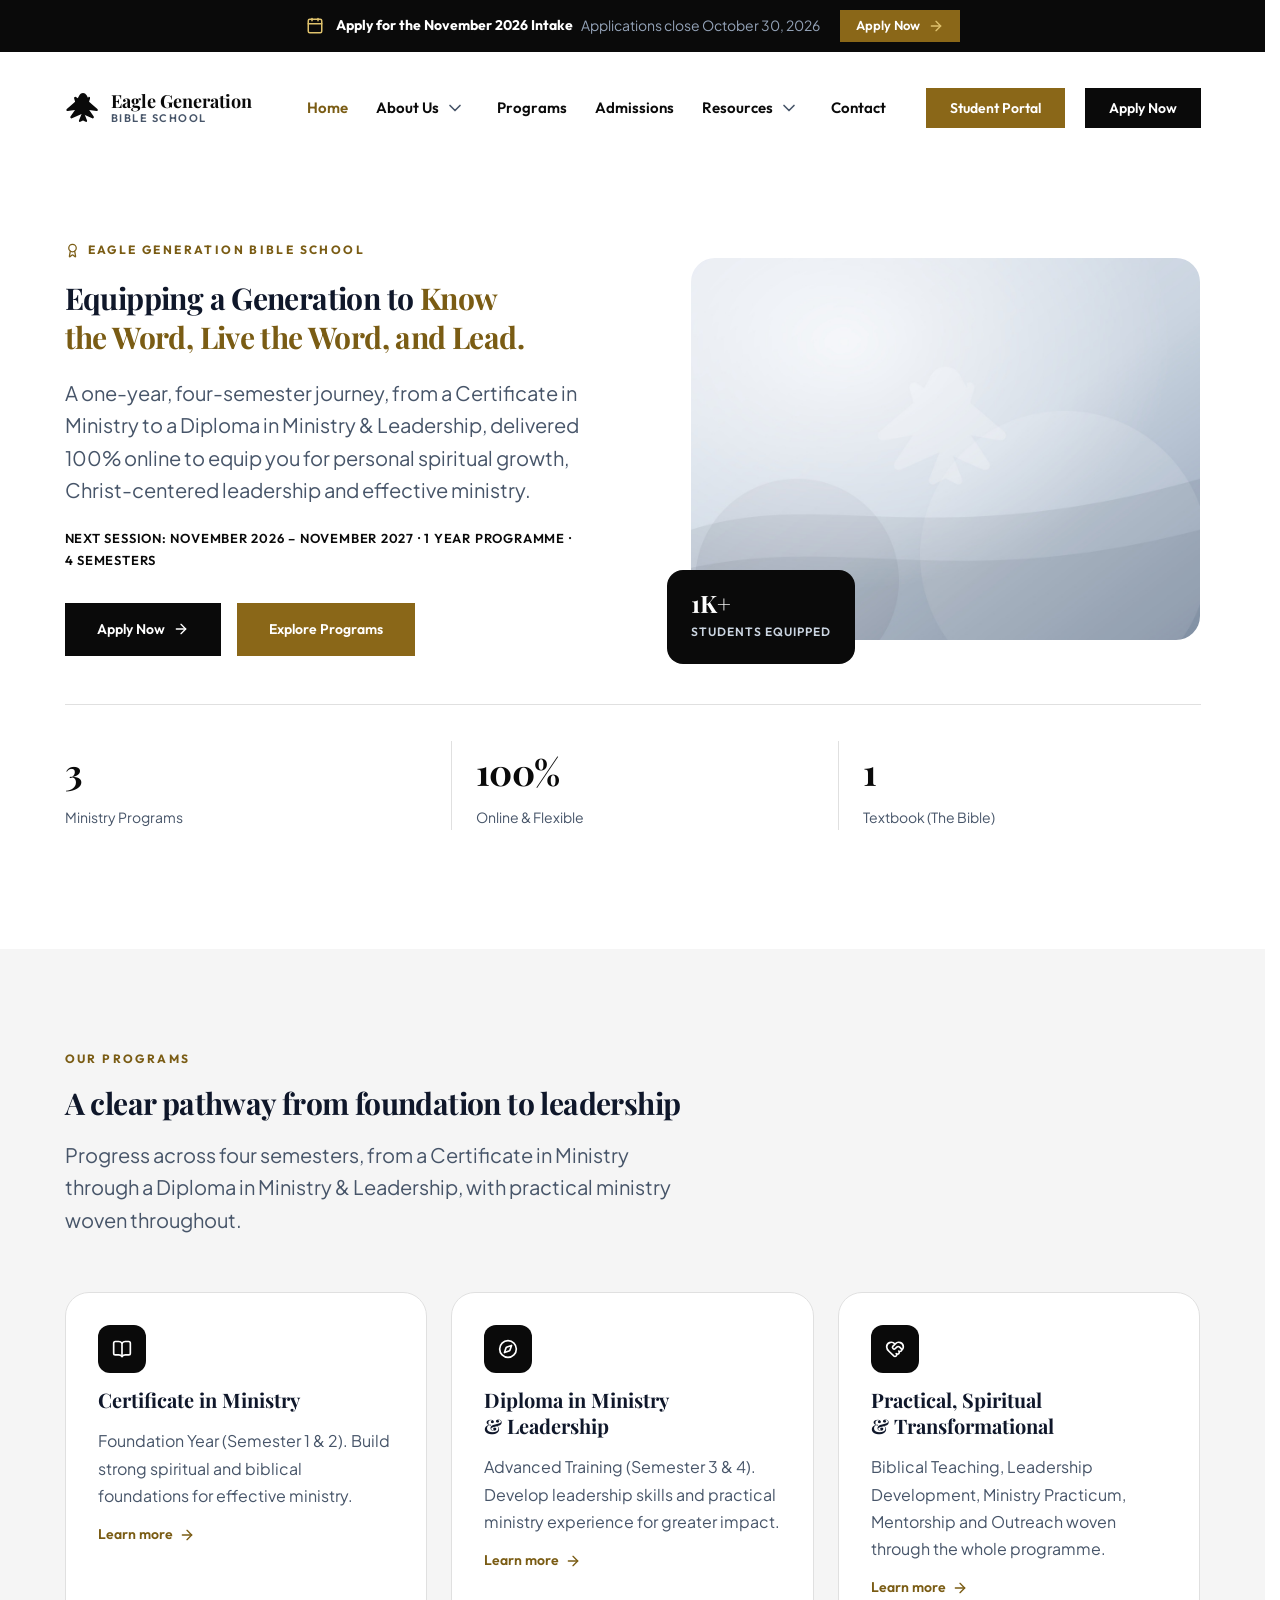
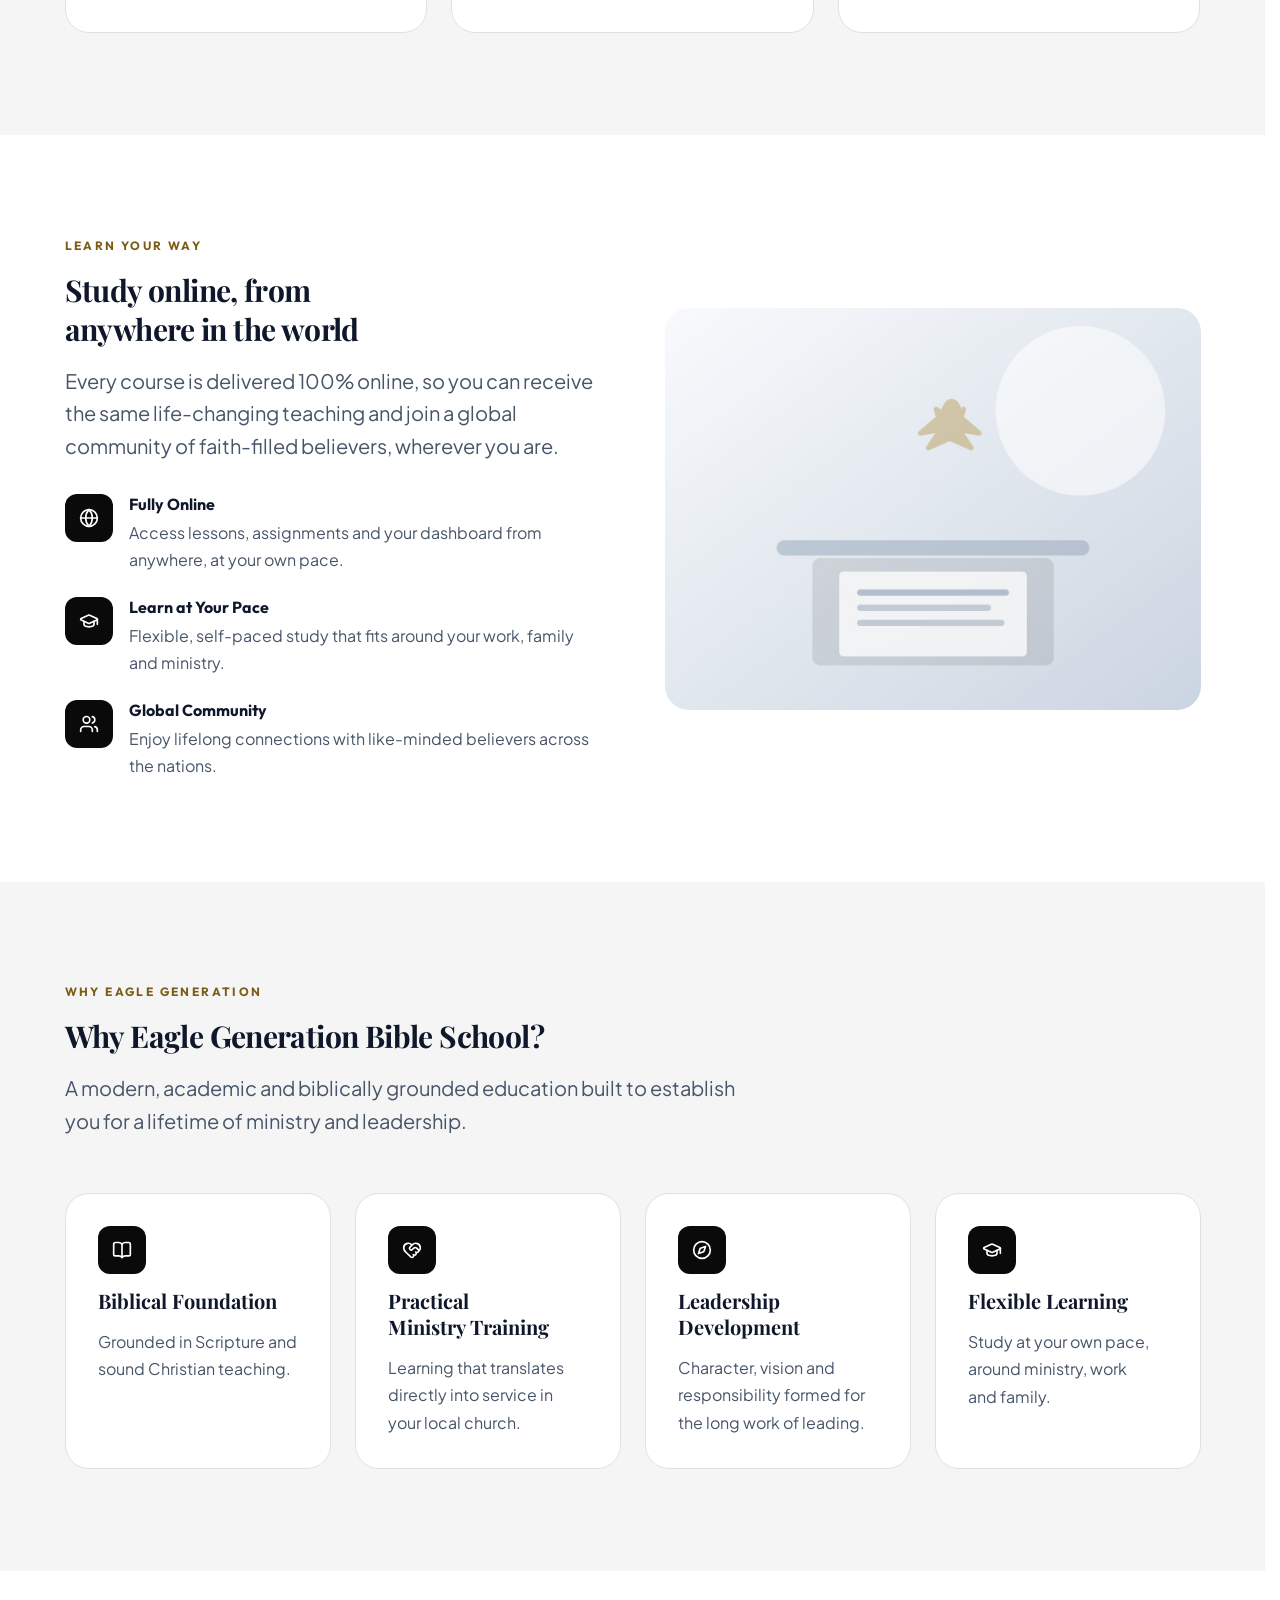
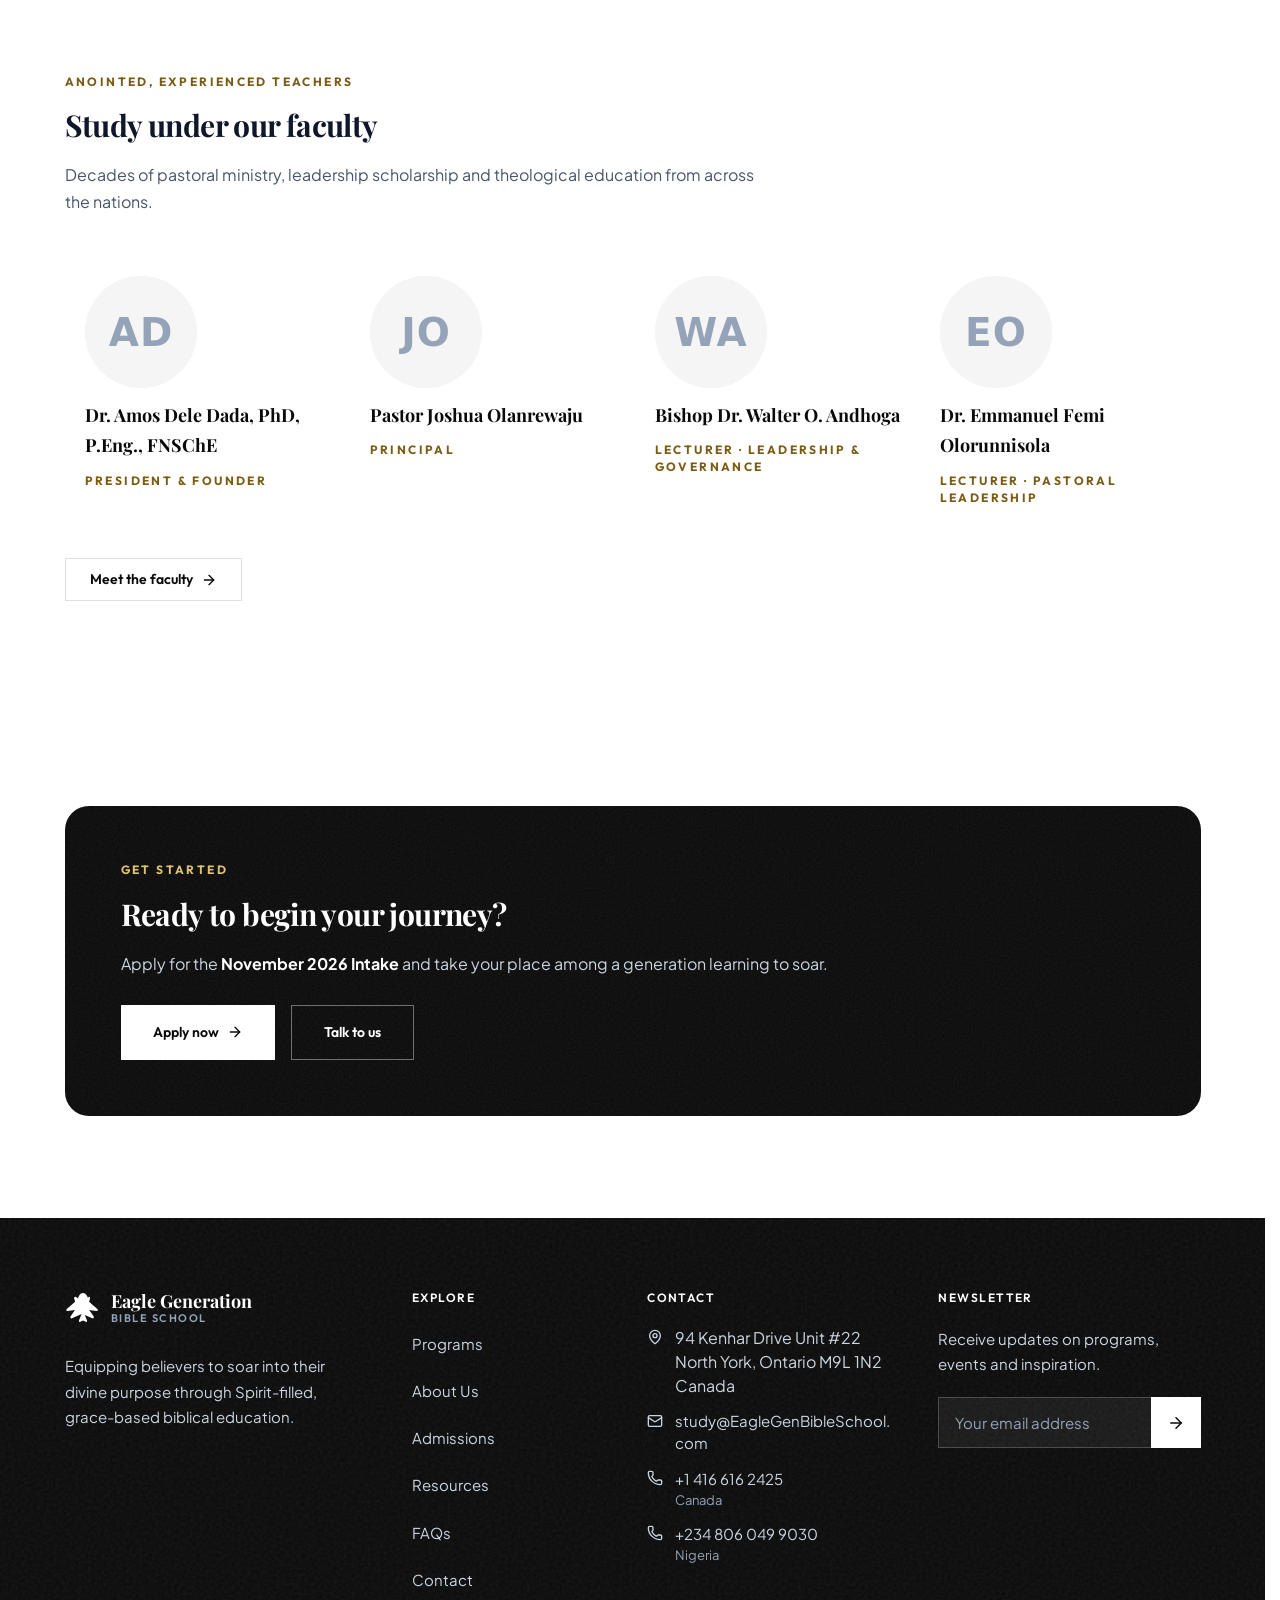
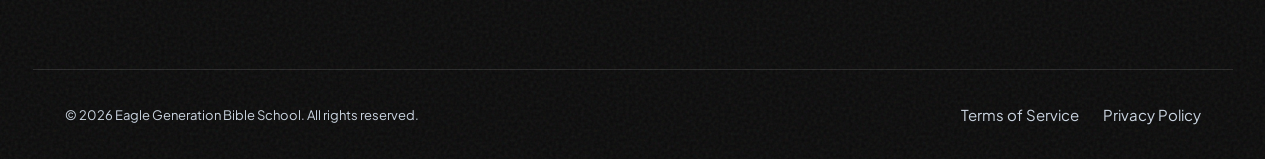
<file: index.html>
<!doctype html>
<html lang="en">
<head>
  <meta charset="utf-8">
  <meta name="viewport" content="width=device-width, initial-scale=1, viewport-fit=cover">
  <title>Eagle Generation Bible School — Know the Word, Live the Word, and Lead</title>
  <meta name="description" content="Online biblical and leadership training for believers across the nations. Study under anointed, experienced teachers from anywhere in the world.">
  <meta name="robots" content="index, follow">
  <meta name="theme-color" content="#000000">
  <link rel="canonical" href="https://eaglegenbibleschool.com/">
  <link rel="icon" href="assets/favicon.ico" sizes="32x32">
  <link rel="icon" href="assets/favicon.svg" type="image/svg+xml">
  <link rel="apple-touch-icon" href="assets/apple-touch-icon.png">
  <link rel="manifest" href="site.webmanifest">

  <meta property="og:type" content="website">
  <meta property="og:site_name" content="Eagle Generation Bible School">
  <meta property="og:title" content="Eagle Generation Bible School — Know the Word, Live the Word, and Lead">
  <meta property="og:description" content="Online biblical and leadership training for believers across the nations. Study under anointed, experienced teachers from anywhere in the world.">
  <meta property="og:url" content="https://eaglegenbibleschool.com/">
  <meta property="og:image" content="https://eaglegenbibleschool.com/assets/hero.jpg">
  <meta name="twitter:card" content="summary_large_image">
  <meta name="twitter:title" content="Eagle Generation Bible School — Know the Word, Live the Word, and Lead">
  <meta name="twitter:description" content="Online biblical and leadership training for believers across the nations. Study under anointed, experienced teachers from anywhere in the world.">
  <meta name="twitter:image" content="https://eaglegenbibleschool.com/assets/hero.jpg">

  <link rel="preconnect" href="https://fonts.googleapis.com">
  <link rel="preconnect" href="https://fonts.gstatic.com" crossorigin>
  <link rel="stylesheet" href="https://fonts.googleapis.com/css2?family=Playfair+Display:ital,wght@0,400..900;1,500&amp;family=Plus+Jakarta+Sans:ital,wght@0,300..800&amp;family=Outfit:wght@400..800&amp;display=swap">
  <link rel="stylesheet" href="css/tokens.css">
  <link rel="stylesheet" href="css/base.css">
  <link rel="stylesheet" href="css/layout.css">
  <link rel="stylesheet" href="css/components.css">
  <noscript><style>[data-reveal]{opacity:1}</style></noscript>

  <script type="application/ld+json">
  {
    "@context": "https://schema.org",
    "@type": "EducationalOrganization",
    "name": "Eagle Generation Bible School",
    "url": "https://eaglegenbibleschool.com/",
    "logo": "https://eaglegenbibleschool.com/assets/eagle-logo.svg",
    "description": "Online biblical and leadership training for believers across the nations.",
    "email": "study@eaglegenbibleschool.com",
    "telephone": "+1-416-616-2425",
    "areaServed": "Worldwide",
    "address": {
      "@type": "PostalAddress",
      "streetAddress": "94 Kenhar Drive Unit #22",
      "addressLocality": "North York",
      "addressRegion": "ON",
      "postalCode": "M9L 1N2",
      "addressCountry": "CA"
    }
  }
  </script>
</head>
<body>
  <a class="skip-link" href="#main">Skip to content</a>
  <div data-chrome="header"></div>
  <noscript>
    <nav class="noscript-nav" data-noscript-nav aria-label="All pages">
      <ul>
        <li><a href="index.html">Home</a></li>
        <li><a href="about.html">About Us</a></li>
        <li><a href="our-faculty.html">Faculty</a></li>
        <li><a href="courses.html">Programs</a></li>
        <li><a href="admissions.html">Admissions</a></li>
        <li><a href="resources.html">Resources</a></li>
        <li><a href="faq.html">FAQs</a></li>
        <li><a href="contact.html">Contact</a></li>
        <li><a href="privacy.html">Privacy Policy</a></li>
        <li><a href="terms.html">Terms of Service</a></li>
      </ul>
    </nav>
  </noscript>

  <main id="main">
    <section class="hero">
      <div class="container hero__inner">
        <div class="hero__copy" data-reveal>
          <p class="eyebrow"><i data-icon="award"></i>Eagle Generation Bible School</p>
          <h1 class="hero__title">Equipping a Generation to <em>Know the Word, Live the Word, and Lead.</em></h1>
          <p class="lede">A one-year, four-semester journey, from a Certificate in Ministry to a Diploma in Ministry &amp; Leadership, delivered 100% online to equip you for personal spiritual growth, Christ-centered leadership and effective ministry.</p>
          <p class="hero__session">Next session: November 2026 &ndash; November 2027 &middot; 1 year programme &middot; 4 semesters</p>
          <div class="hero__actions">
            <a class="btn btn--dark btn--lg" href="admissions.html">Apply Now<i data-icon="arrow-right"></i></a>
            <a class="btn btn--gold btn--lg" href="courses.html">Explore Programs</a>
          </div>
        </div>
        <div class="hero__media" data-reveal style="--i: 1">
          <img class="hero__img" src="assets/hero.jpg" alt="" width="1200" height="900" fetchpriority="high" decoding="async">
          <p class="hero__badge">
            <strong>1K+</strong>
            <span>Students equipped</span>
          </p>
        </div>
      </div>
      <div class="container">
        <ul class="hero__stats" role="list" data-reveal style="--i: 2">
          <li class="stat">
            <p class="stat__label">3</p>
            <p class="stat__caption">Ministry Programs</p>
          </li>
          <li class="stat">
            <p class="stat__label">100%</p>
            <p class="stat__caption">Online &amp; Flexible</p>
          </li>
          <li class="stat">
            <p class="stat__label">1</p>
            <p class="stat__caption">Textbook (The Bible)</p>
          </li>
        </ul>
      </div>
    </section>

    <section class="section section--muted">
      <div class="container">
        <div class="section__head" data-reveal>
          <p class="eyebrow">Our Programs</p>
          <h2>A clear pathway from foundation to leadership</h2>
          <p class="lede">Progress across four semesters, from a Certificate in Ministry through a Diploma in Ministry &amp; Leadership, with practical ministry woven throughout.</p>
        </div>
        <div class="grid grid--3" data-programme-preview>
          <article class="card" data-reveal style="--i: 0">
            <span class="icon-tile"><i data-icon="book-open"></i></span>
            <h3 class="card__title">Certificate in Ministry</h3>
            <p>Foundation Year (Semester 1 &amp; 2). Build strong spiritual and biblical foundations for effective ministry.</p>
            <a class="link-arrow" href="course.html?id=certificate-in-ministry">Learn more<i data-icon="arrow-right"></i></a>
          </article>
          <article class="card" data-reveal style="--i: 1">
            <span class="icon-tile"><i data-icon="compass"></i></span>
            <h3 class="card__title">Diploma in Ministry &amp; Leadership</h3>
            <p>Advanced Training (Semester 3 &amp; 4). Develop leadership skills and practical ministry experience for greater impact.</p>
            <a class="link-arrow" href="course.html?id=diploma-ministry-leadership">Learn more<i data-icon="arrow-right"></i></a>
          </article>
          <article class="card" data-reveal style="--i: 2">
            <span class="icon-tile"><i data-icon="heart-handshake"></i></span>
            <h3 class="card__title">Practical, Spiritual &amp; Transformational</h3>
            <p>Biblical Teaching, Leadership Development, Ministry Practicum, Mentorship and Outreach woven through the whole programme.</p>
            <a class="link-arrow" href="course.html?id=practical-spiritual-transformational">Learn more<i data-icon="arrow-right"></i></a>
          </article>
        </div>
      </div>
    </section>

    <section class="section">
      <div class="container learn">
        <div class="learn__copy" data-reveal>
          <p class="eyebrow">Learn your way</p>
          <h2>Study online, from anywhere in the world</h2>
          <p class="lede">Every course is delivered 100% online, so you can receive the same life-changing teaching and join a global community of faith-filled believers, wherever you are.</p>
          <ul class="learn__list" role="list">
            <li>
              <span class="icon-tile"><i data-icon="globe"></i></span>
              <div>
                <h3>Fully Online</h3>
                <p>Access lessons, assignments and your dashboard from anywhere, at your own pace.</p>
              </div>
            </li>
            <li>
              <span class="icon-tile"><i data-icon="graduation-cap"></i></span>
              <div>
                <h3>Learn at Your Pace</h3>
                <p>Flexible, self-paced study that fits around your work, family and ministry.</p>
              </div>
            </li>
            <li>
              <span class="icon-tile"><i data-icon="users"></i></span>
              <div>
                <h3>Global Community</h3>
                <p>Enjoy lifelong connections with like-minded believers across the nations.</p>
              </div>
            </li>
          </ul>
        </div>
        <div class="learn__media" data-reveal style="--i: 1">
          <img class="learn__img" src="assets/study.jpg" alt="" width="1200" height="900" loading="lazy" decoding="async">
        </div>
      </div>
    </section>

    <section class="section section--muted">
      <div class="container">
        <div class="section__head" data-reveal>
          <p class="eyebrow">Why Eagle Generation</p>
          <h2>Why Eagle Generation Bible School?</h2>
          <p class="lede">A modern, academic and biblically grounded education built to establish you for a lifetime of ministry and leadership.</p>
        </div>
        <div class="grid grid--4">
          <article class="card" data-reveal style="--i: 0">
            <span class="icon-tile"><i data-icon="book-open"></i></span>
            <h3 class="card__title">Biblical Foundation</h3>
            <p>Grounded in Scripture and sound Christian teaching.</p>
          </article>
          <article class="card" data-reveal style="--i: 1">
            <span class="icon-tile"><i data-icon="heart-handshake"></i></span>
            <h3 class="card__title">Practical Ministry Training</h3>
            <p>Learning that translates directly into service in your local church.</p>
          </article>
          <article class="card" data-reveal style="--i: 2">
            <span class="icon-tile"><i data-icon="compass"></i></span>
            <h3 class="card__title">Leadership Development</h3>
            <p>Character, vision and responsibility formed for the long work of leading.</p>
          </article>
          <article class="card" data-reveal style="--i: 3">
            <span class="icon-tile"><i data-icon="graduation-cap"></i></span>
            <h3 class="card__title">Flexible Learning</h3>
            <p>Study at your own pace, around ministry, work and family.</p>
          </article>
        </div>
      </div>
    </section>

    <section class="section">
      <div class="container">
        <div class="section__head" data-reveal>
          <p class="eyebrow">Anointed, experienced teachers</p>
          <h2>Study under our faculty</h2>
          <p>Decades of pastoral ministry, leadership scholarship and theological education from across the nations.</p>
        </div>
        <ul class="grid grid--4" role="list" data-faculty-preview>
          <li class="person" data-reveal style="--i: 0">
            <img class="person__photo" src="assets/faculty/amos-dada.svg" alt="Portrait of Dr. Amos Dele Dada, PhD, P.Eng., FNSChE" width="224" height="224" loading="lazy" decoding="async">
            <span class="person__name">Dr. Amos Dele Dada, PhD, P.Eng., FNSChE</span>
            <span class="eyebrow">President &amp; Founder</span>
          </li>
          <li class="person" data-reveal style="--i: 1">
            <img class="person__photo" src="assets/faculty/joshua-olanrewaju.svg" alt="Portrait of Pastor Joshua Olanrewaju" width="224" height="224" loading="lazy" decoding="async">
            <span class="person__name">Pastor Joshua Olanrewaju</span>
            <span class="eyebrow">Principal</span>
          </li>
          <li class="person" data-reveal style="--i: 2">
            <img class="person__photo" src="assets/faculty/walter-andhoga.svg" alt="Portrait of Bishop Dr. Walter O. Andhoga" width="224" height="224" loading="lazy" decoding="async">
            <span class="person__name">Bishop Dr. Walter O. Andhoga</span>
            <span class="eyebrow">Lecturer · Leadership &amp; Governance</span>
          </li>
          <li class="person" data-reveal style="--i: 3">
            <img class="person__photo" src="assets/faculty/emmanuel-olorunnisola.svg" alt="Portrait of Dr. Emmanuel Femi Olorunnisola" width="224" height="224" loading="lazy" decoding="async">
            <span class="person__name">Dr. Emmanuel Femi Olorunnisola</span>
            <span class="eyebrow">Lecturer · Pastoral Leadership</span>
          </li>
        </ul>
        <p class="section__action" data-reveal>
          <a class="btn btn--outline" href="our-faculty.html">Meet the faculty<i data-icon="arrow-right"></i></a>
        </p>
      </div>
    </section>

    <section class="section">
      <div class="container">
        <div class="panel panel--dark grain" data-reveal>
          <p class="eyebrow">Get started</p>
          <h2>Ready to begin your journey?</h2>
          <p>Apply for the <strong>November 2026 Intake</strong> and take your place among a generation learning to soar.</p>
          <div class="hero__actions">
            <a class="btn btn--light btn--lg" href="admissions.html">Apply now<i data-icon="arrow-right"></i></a>
            <a class="btn btn--outline-light btn--lg" href="contact.html">Talk to us</a>
          </div>
        </div>
      </div>
    </section>
  </main>

  <div data-chrome="footer"></div>
  <script type="module" src="js/main.js"></script>
</body>
</html>
</file>
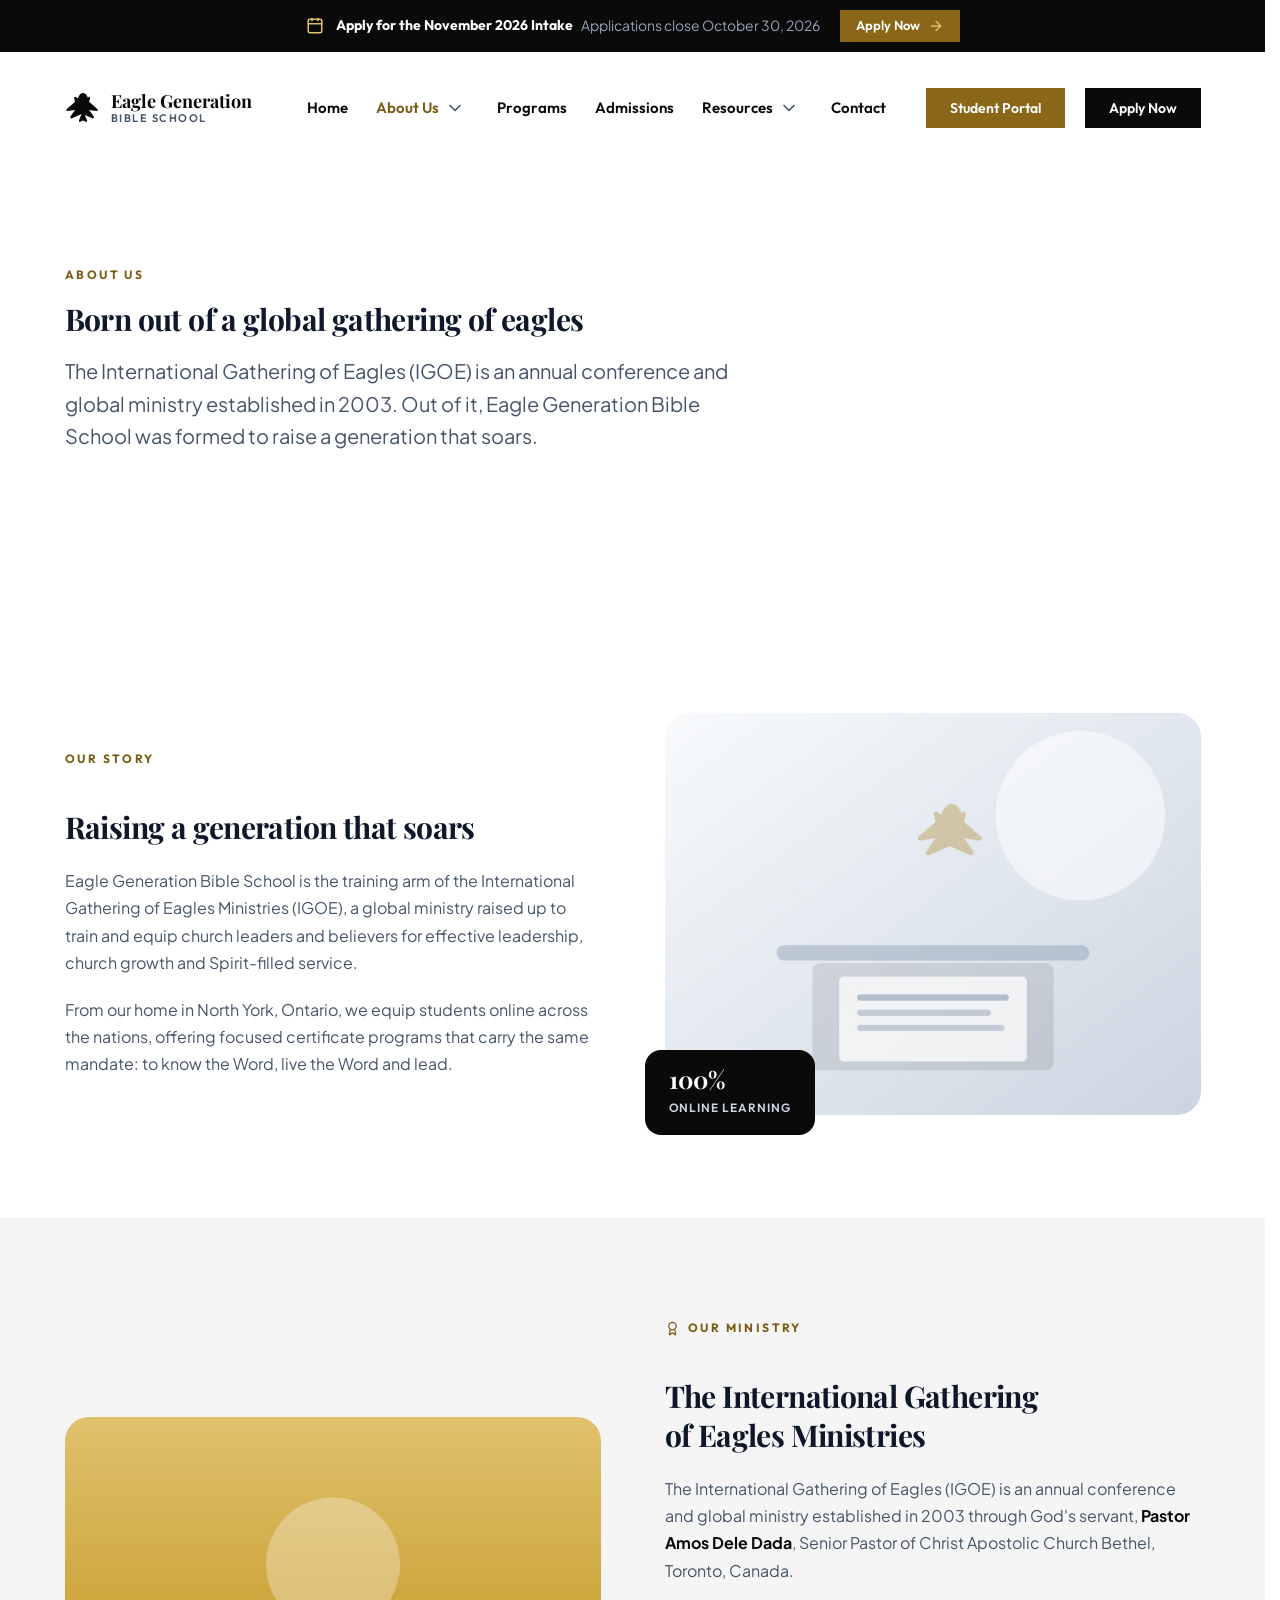
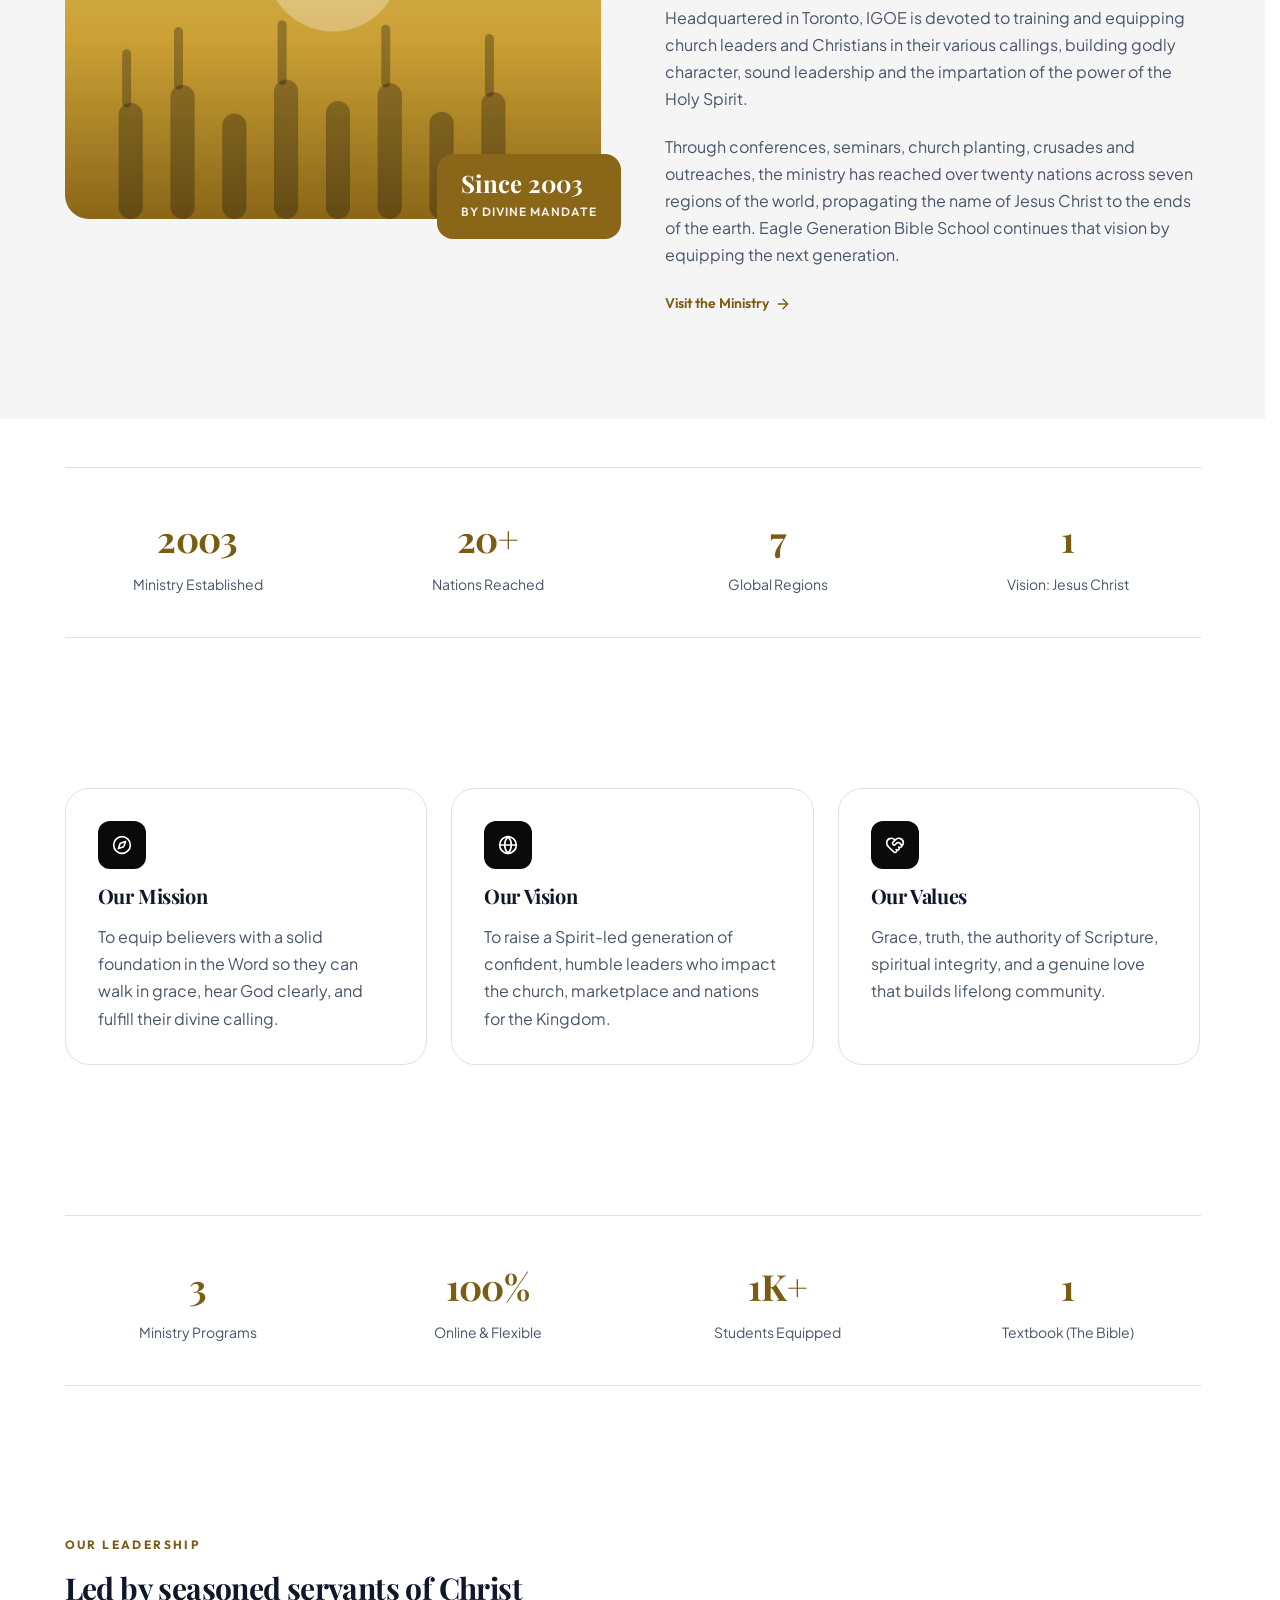
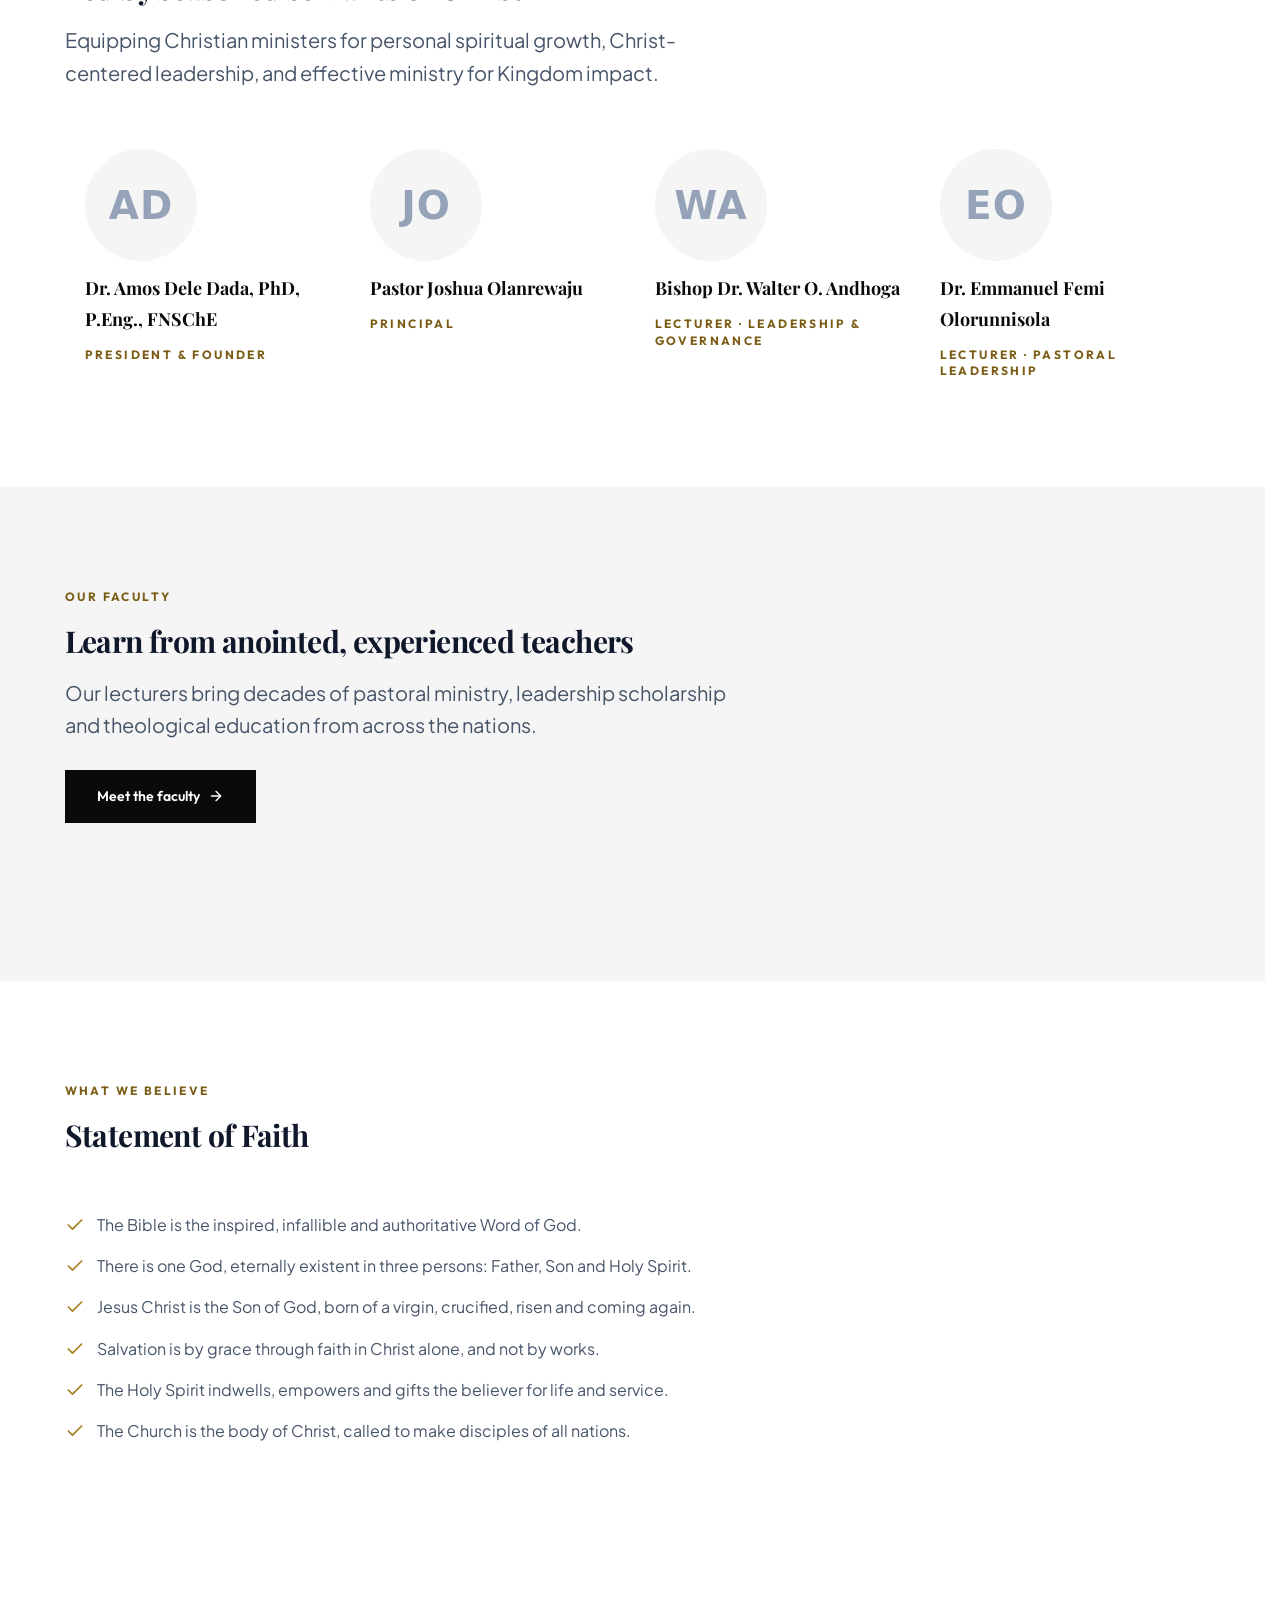
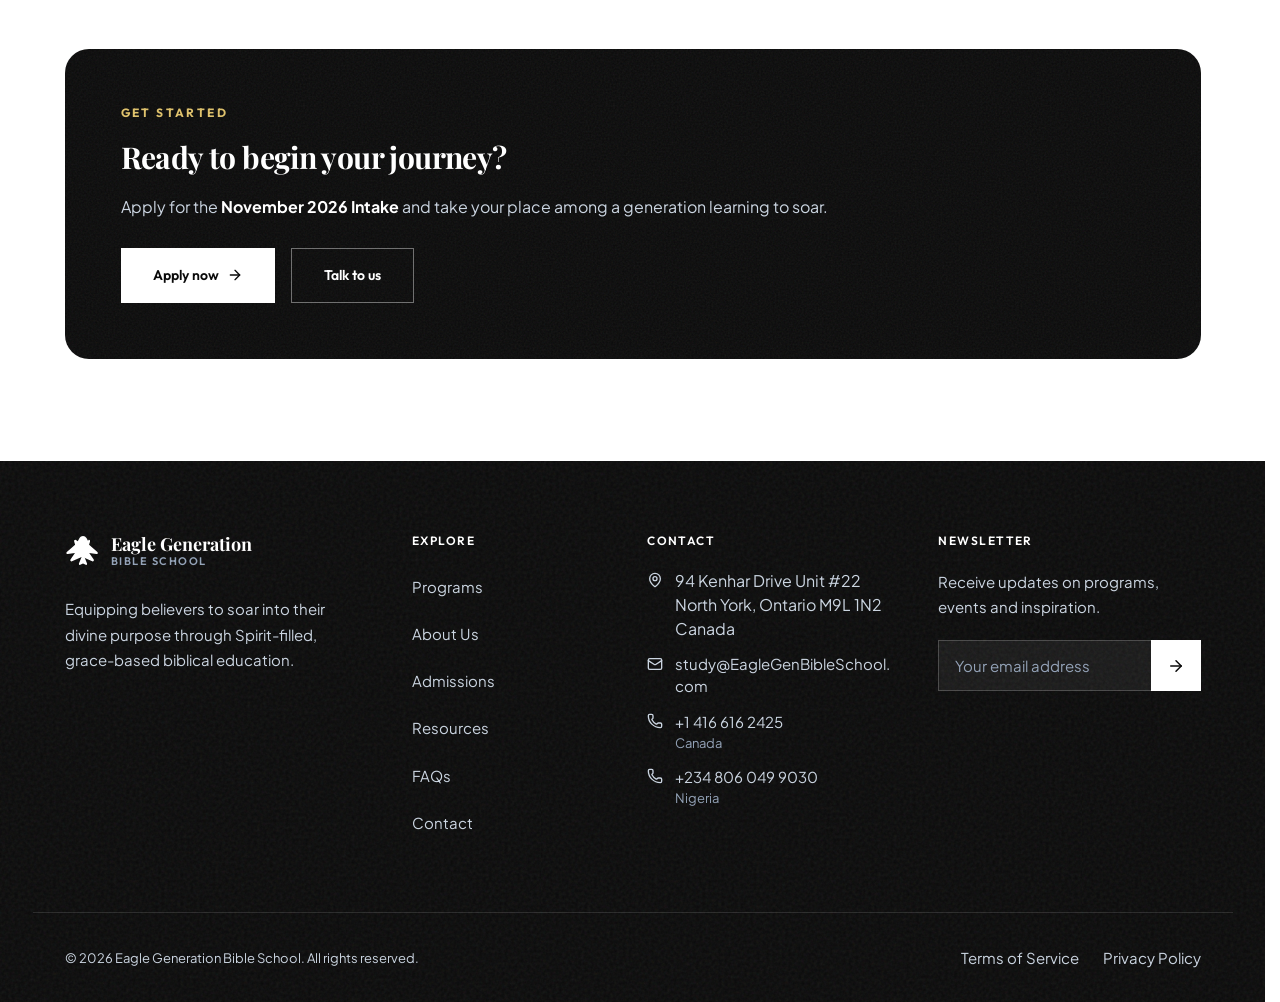
<file: about.html>
<!doctype html>
<html lang="en">
<head>
  <meta charset="utf-8">
  <meta name="viewport" content="width=device-width, initial-scale=1, viewport-fit=cover">
  <title>About Us — Eagle Generation Bible School</title>
  <meta name="description" content="Eagle Generation Bible School grew out of IGOE, the International Gathering of Eagles, established in 2003 through Pastor Amos Dele Dada.">
  <meta name="robots" content="index, follow">
  <meta name="theme-color" content="#000000">
  <link rel="canonical" href="https://eaglegenbibleschool.com/about.html">
  <link rel="icon" href="assets/favicon.ico" sizes="32x32">
  <link rel="icon" href="assets/favicon.svg" type="image/svg+xml">
  <link rel="apple-touch-icon" href="assets/apple-touch-icon.png">
  <link rel="manifest" href="site.webmanifest">

  <meta property="og:type" content="website">
  <meta property="og:site_name" content="Eagle Generation Bible School">
  <meta property="og:title" content="About Us — Eagle Generation Bible School">
  <meta property="og:description" content="Eagle Generation Bible School grew out of IGOE, the International Gathering of Eagles, established in 2003 through Pastor Amos Dele Dada.">
  <meta property="og:url" content="https://eaglegenbibleschool.com/about.html">
  <meta property="og:image" content="https://eaglegenbibleschool.com/assets/hero.jpg">
  <meta name="twitter:card" content="summary_large_image">
  <meta name="twitter:title" content="About Us — Eagle Generation Bible School">
  <meta name="twitter:description" content="Eagle Generation Bible School grew out of IGOE, the International Gathering of Eagles, established in 2003 through Pastor Amos Dele Dada.">
  <meta name="twitter:image" content="https://eaglegenbibleschool.com/assets/hero.jpg">

  <link rel="preconnect" href="https://fonts.googleapis.com">
  <link rel="preconnect" href="https://fonts.gstatic.com" crossorigin>
  <link rel="stylesheet" href="https://fonts.googleapis.com/css2?family=Playfair+Display:ital,wght@0,400..900;1,500&amp;family=Plus+Jakarta+Sans:ital,wght@0,300..800&amp;family=Outfit:wght@400..800&amp;display=swap">
  <link rel="stylesheet" href="css/tokens.css">
  <link rel="stylesheet" href="css/base.css">
  <link rel="stylesheet" href="css/layout.css">
  <link rel="stylesheet" href="css/components.css">
  <noscript><style>[data-reveal]{opacity:1}</style></noscript>
</head>
<body>
  <a class="skip-link" href="#main">Skip to content</a>
  <div data-chrome="header"></div>
  <noscript>
    <nav class="noscript-nav" data-noscript-nav aria-label="All pages">
      <ul>
        <li><a href="index.html">Home</a></li>
        <li><a href="about.html">About Us</a></li>
        <li><a href="our-faculty.html">Faculty</a></li>
        <li><a href="courses.html">Programs</a></li>
        <li><a href="admissions.html">Admissions</a></li>
        <li><a href="resources.html">Resources</a></li>
        <li><a href="faq.html">FAQs</a></li>
        <li><a href="contact.html">Contact</a></li>
        <li><a href="privacy.html">Privacy Policy</a></li>
        <li><a href="terms.html">Terms of Service</a></li>
      </ul>
    </nav>
  </noscript>

  <main id="main">
    <section class="section">
      <div class="container">
        <div class="section__head" data-reveal>
          <p class="eyebrow">About us</p>
          <h1>Born out of a global gathering of eagles</h1>
          <p class="lede">The International Gathering of Eagles (IGOE) is an annual conference and global ministry established in 2003. Out of it, Eagle Generation Bible School was formed to raise a generation that soars.</p>
        </div>
      </div>
    </section>

    <section class="section">
      <div class="container split">
        <div class="prose" data-reveal>
          <p class="eyebrow">Our Story</p>
          <h2>Raising a generation that soars</h2>
          <p>Eagle Generation Bible School is the training arm of the International Gathering of Eagles Ministries (IGOE), a global ministry raised up to train and equip church leaders and believers for effective leadership, church growth and Spirit-filled service.</p>
          <p>From our home in North York, Ontario, we equip students online across the nations, offering focused certificate programs that carry the same mandate: to know the Word, live the Word and lead.</p>
        </div>
        <figure class="split__media" data-reveal style="--i: 1">
          <img class="split__img" src="assets/study.jpg" alt="" width="1200" height="900" loading="lazy" decoding="async">
          <figcaption class="split__badge">
            <strong>100%</strong>
            <span>Online Learning</span>
          </figcaption>
        </figure>
      </div>
    </section>

    <section class="section section--muted">
      <div class="container split split--reverse">
        <figure class="split__media" data-reveal>
          <img class="split__img" src="assets/ministry.jpg" alt="" width="1200" height="900" loading="lazy" decoding="async">
          <figcaption class="split__badge split__badge--accent">
            <strong>Since 2003</strong>
            <span>By Divine Mandate</span>
          </figcaption>
        </figure>
        <div class="prose" data-reveal style="--i: 1">
          <p class="eyebrow"><i data-icon="award"></i>Our Ministry</p>
          <h2>The International Gathering of Eagles Ministries</h2>
          <p>The International Gathering of Eagles (IGOE) is an annual conference and global ministry established in 2003 through God's servant, <strong>Pastor Amos Dele Dada</strong>, Senior Pastor of Christ Apostolic Church Bethel, Toronto, Canada.</p>
          <p>Headquartered in Toronto, IGOE is devoted to training and equipping church leaders and Christians in their various callings, building godly character, sound leadership and the impartation of the power of the Holy Spirit.</p>
          <p>Through conferences, seminars, church planting, crusades and outreaches, the ministry has reached over twenty nations across seven regions of the world, propagating the name of Jesus Christ to the ends of the earth. Eagle Generation Bible School continues that vision by equipping the next generation.</p>
          <p><a class="link-arrow" href="https://igoeministry.com/" rel="noopener noreferrer" target="_blank">Visit the Ministry<i data-icon="arrow-right"></i></a></p>
        </div>
      </div>
    </section>

    <section class="section section--tight">
      <div class="container">
        <ul class="stat-row" role="list">
          <li class="stat" data-reveal style="--i: 0">
            <p class="stat__label">2003</p>
            <p class="stat__caption">Ministry Established</p>
          </li>
          <li class="stat" data-reveal style="--i: 1">
            <p class="stat__label">20+</p>
            <p class="stat__caption">Nations Reached</p>
          </li>
          <li class="stat" data-reveal style="--i: 2">
            <p class="stat__label">7</p>
            <p class="stat__caption">Global Regions</p>
          </li>
          <li class="stat" data-reveal style="--i: 3">
            <p class="stat__label">1</p>
            <p class="stat__caption">Vision: Jesus Christ</p>
          </li>
        </ul>
      </div>
    </section>

    <section class="section">
      <div class="container">
        <div class="grid grid--3">
          <article class="card" data-reveal style="--i: 0">
            <span class="icon-tile"><i data-icon="compass"></i></span>
            <h2 class="card__title">Our Mission</h2>
            <p>To equip believers with a solid foundation in the Word so they can walk in grace, hear God clearly, and fulfill their divine calling.</p>
          </article>
          <article class="card" data-reveal style="--i: 1">
            <span class="icon-tile"><i data-icon="globe"></i></span>
            <h2 class="card__title">Our Vision</h2>
            <p>To raise a Spirit-led generation of confident, humble leaders who impact the church, marketplace and nations for the Kingdom.</p>
          </article>
          <article class="card" data-reveal style="--i: 2">
            <span class="icon-tile"><i data-icon="heart-handshake"></i></span>
            <h2 class="card__title">Our Values</h2>
            <p>Grace, truth, the authority of Scripture, spiritual integrity, and a genuine love that builds lifelong community.</p>
          </article>
        </div>
      </div>
    </section>

    <section class="section section--tight">
      <div class="container">
        <ul class="stat-row" role="list">
          <li class="stat" data-reveal style="--i: 0">
            <p class="stat__label">3</p>
            <p class="stat__caption">Ministry Programs</p>
          </li>
          <li class="stat" data-reveal style="--i: 1">
            <p class="stat__label">100%</p>
            <p class="stat__caption">Online &amp; Flexible</p>
          </li>
          <li class="stat" data-reveal style="--i: 2">
            <p class="stat__label">1K+</p>
            <p class="stat__caption">Students Equipped</p>
          </li>
          <li class="stat" data-reveal style="--i: 3">
            <p class="stat__label">1</p>
            <p class="stat__caption">Textbook (The Bible)</p>
          </li>
        </ul>
      </div>
    </section>

    <section class="section">
      <div class="container">
        <div class="section__head" data-reveal>
          <p class="eyebrow">Our Leadership</p>
          <h2>Led by seasoned servants of Christ</h2>
          <p class="lede">Equipping Christian ministers for personal spiritual growth, Christ-centered leadership, and effective ministry for Kingdom impact.</p>
        </div>
        <ul class="grid grid--4" role="list" data-leadership-preview>
          <li class="person" data-reveal style="--i: 0">
            <img class="person__photo" src="assets/faculty/amos-dada.svg" alt="Portrait of Dr. Amos Dele Dada, PhD, P.Eng., FNSChE" width="224" height="224" loading="lazy" decoding="async">
            <span class="person__name">Dr. Amos Dele Dada, PhD, P.Eng., FNSChE</span>
            <span class="eyebrow">President &amp; Founder</span>
          </li>
          <li class="person" data-reveal style="--i: 1">
            <img class="person__photo" src="assets/faculty/joshua-olanrewaju.svg" alt="Portrait of Pastor Joshua Olanrewaju" width="224" height="224" loading="lazy" decoding="async">
            <span class="person__name">Pastor Joshua Olanrewaju</span>
            <span class="eyebrow">Principal</span>
          </li>
          <li class="person" data-reveal style="--i: 2">
            <img class="person__photo" src="assets/faculty/walter-andhoga.svg" alt="Portrait of Bishop Dr. Walter O. Andhoga" width="224" height="224" loading="lazy" decoding="async">
            <span class="person__name">Bishop Dr. Walter O. Andhoga</span>
            <span class="eyebrow">Lecturer · Leadership &amp; Governance</span>
          </li>
          <li class="person" data-reveal style="--i: 3">
            <img class="person__photo" src="assets/faculty/emmanuel-olorunnisola.svg" alt="Portrait of Dr. Emmanuel Femi Olorunnisola" width="224" height="224" loading="lazy" decoding="async">
            <span class="person__name">Dr. Emmanuel Femi Olorunnisola</span>
            <span class="eyebrow">Lecturer · Pastoral Leadership</span>
          </li>
        </ul>
      </div>
    </section>

    <section class="section section--muted">
      <div class="container">
        <div class="section__head" data-reveal>
          <p class="eyebrow">Our Faculty</p>
          <h2>Learn from anointed, experienced teachers</h2>
          <p class="lede">Our lecturers bring decades of pastoral ministry, leadership scholarship and theological education from across the nations.</p>
          <div class="hero__actions">
            <a class="btn btn--dark btn--lg" href="our-faculty.html">Meet the faculty<i data-icon="arrow-right"></i></a>
          </div>
        </div>
      </div>
    </section>

    <section class="section">
      <div class="container">
        <div class="section__head" data-reveal>
          <p class="eyebrow">What we believe</p>
          <h2>Statement of Faith</h2>
        </div>
        <ul class="checklist prose" data-reveal role="list">
          <li><i data-icon="check"></i><span>The Bible is the inspired, infallible and authoritative Word of God.</span></li>
          <li><i data-icon="check"></i><span>There is one God, eternally existent in three persons: Father, Son and Holy Spirit.</span></li>
          <li><i data-icon="check"></i><span>Jesus Christ is the Son of God, born of a virgin, crucified, risen and coming again.</span></li>
          <li><i data-icon="check"></i><span>Salvation is by grace through faith in Christ alone, and not by works.</span></li>
          <li><i data-icon="check"></i><span>The Holy Spirit indwells, empowers and gifts the believer for life and service.</span></li>
          <li><i data-icon="check"></i><span>The Church is the body of Christ, called to make disciples of all nations.</span></li>
        </ul>
      </div>
    </section>

    <section class="section">
      <div class="container">
        <div class="panel panel--dark grain" data-reveal>
          <p class="eyebrow">Get started</p>
          <h2>Ready to begin your journey?</h2>
          <p>Apply for the <strong>November 2026 Intake</strong> and take your place among a generation learning to soar.</p>
          <div class="hero__actions">
            <a class="btn btn--light btn--lg" href="admissions.html">Apply now<i data-icon="arrow-right"></i></a>
            <a class="btn btn--outline-light btn--lg" href="contact.html">Talk to us</a>
          </div>
        </div>
      </div>
    </section>
  </main>

  <div data-chrome="footer"></div>
  <script type="module" src="js/main.js"></script>
</body>
</html>
</file>
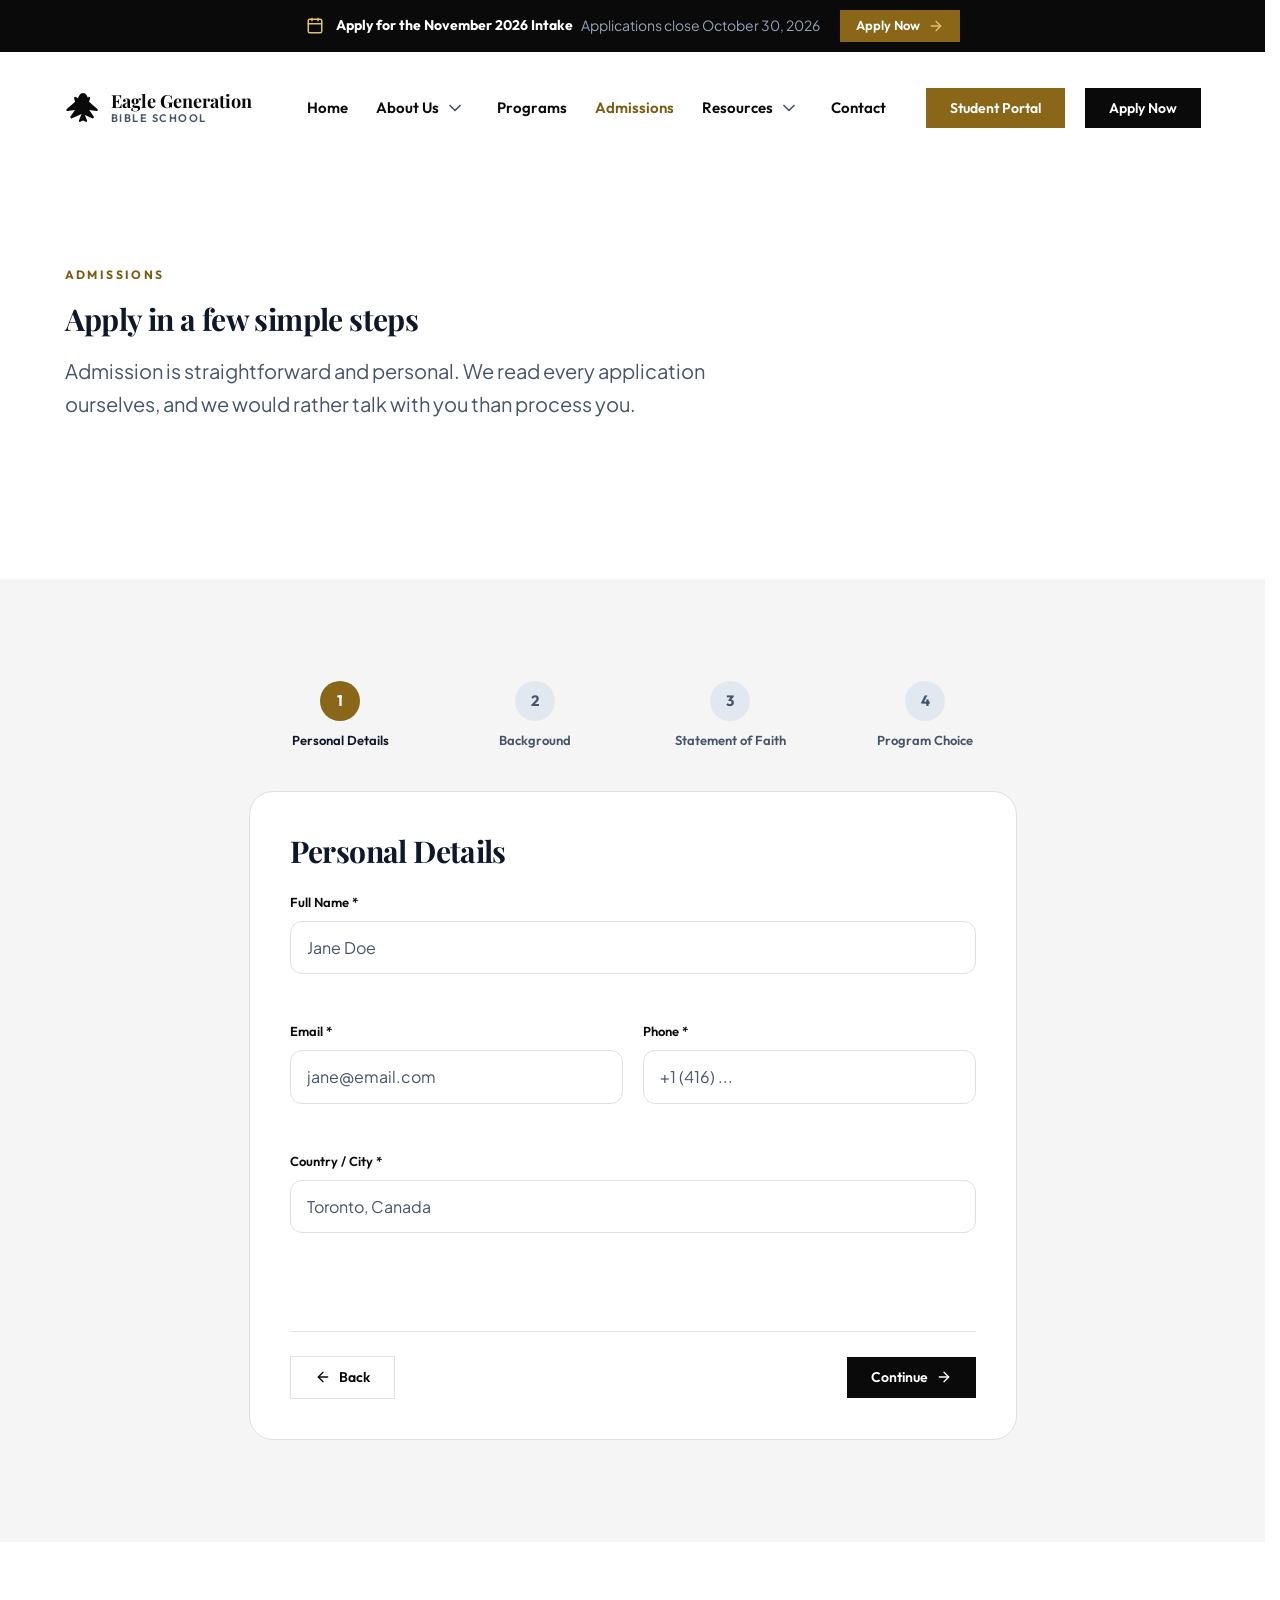
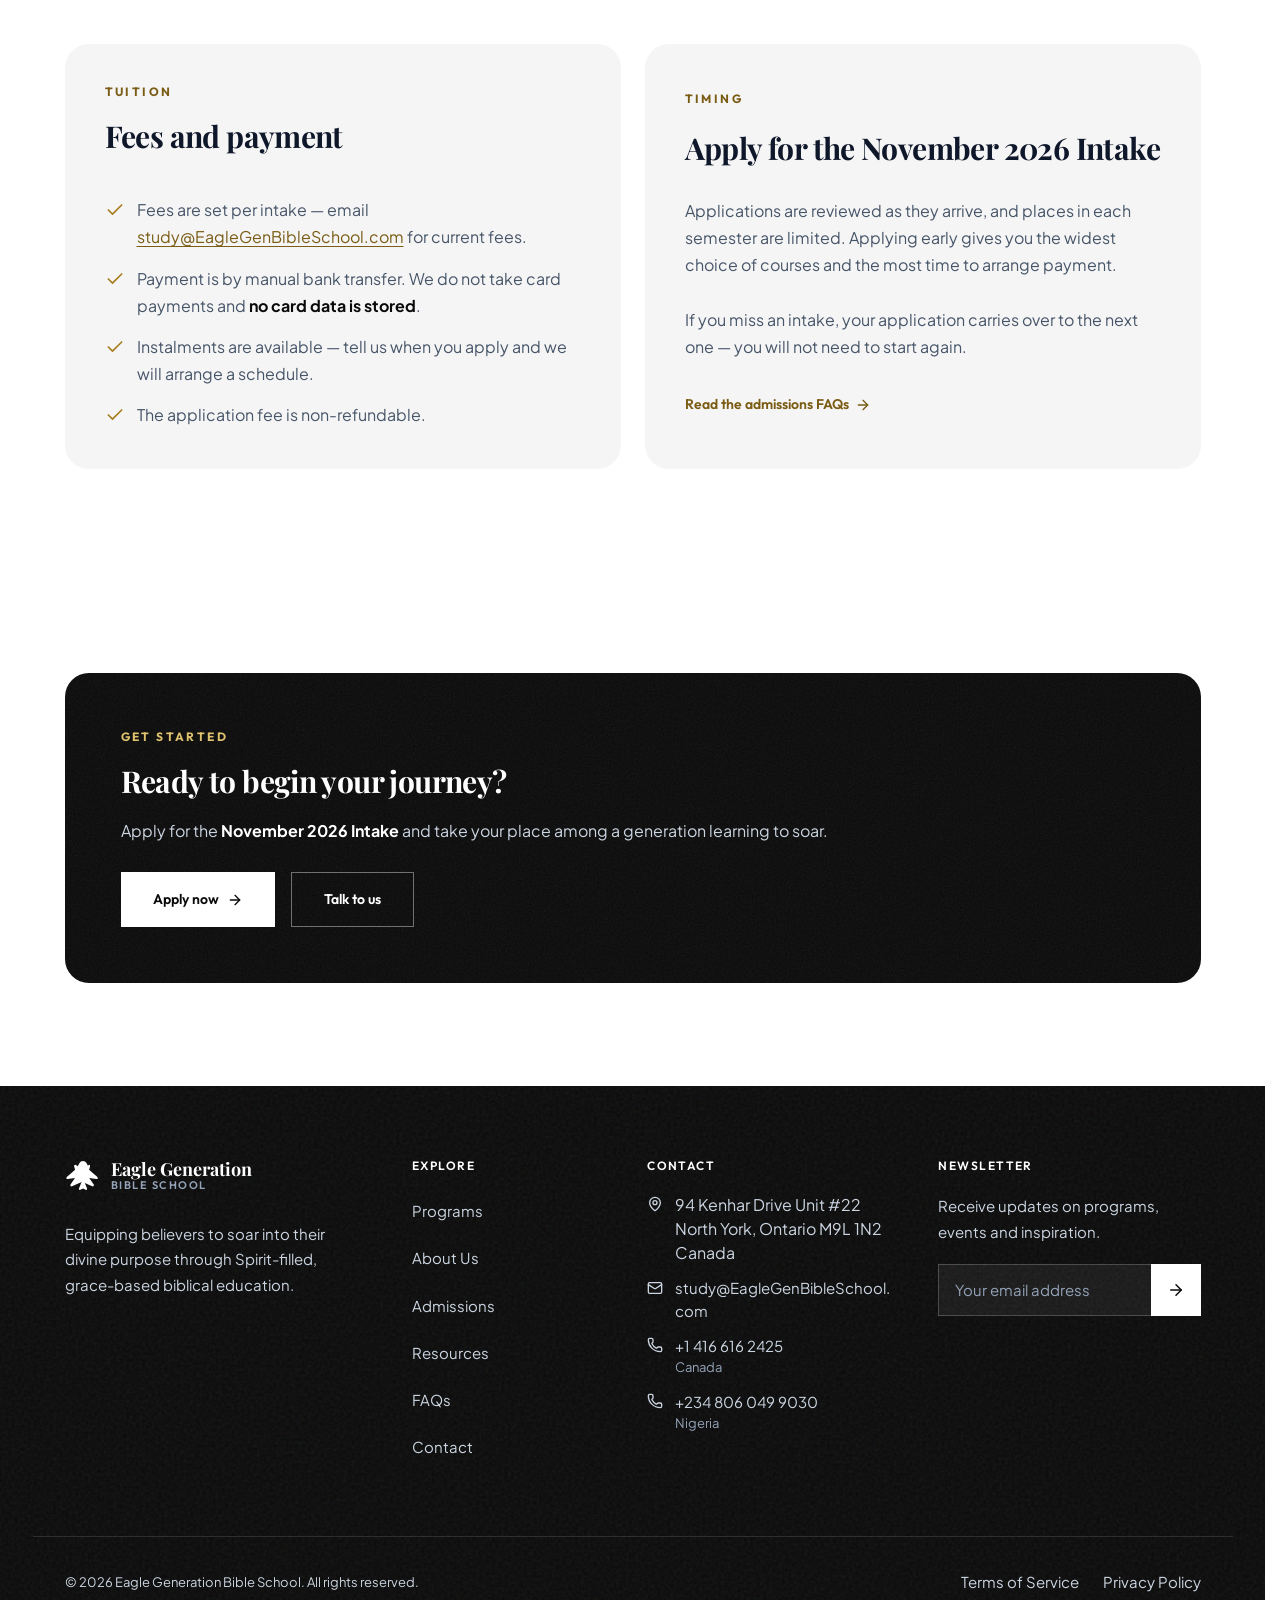
<file: admissions.html>
<!doctype html>
<html lang="en">
<head>
  <meta charset="utf-8">
  <meta name="viewport" content="width=device-width, initial-scale=1, viewport-fit=cover">
  <title>Admissions — Eagle Generation Bible School</title>
  <meta name="description" content="How to apply to Eagle Generation Bible School: the steps, the fees, payment by bank transfer, and the November 2026 intake.">
  <meta name="robots" content="index, follow">
  <meta name="theme-color" content="#000000">
  <link rel="canonical" href="https://eaglegenbibleschool.com/admissions.html">
  <link rel="icon" href="assets/favicon.ico" sizes="32x32">
  <link rel="icon" href="assets/favicon.svg" type="image/svg+xml">
  <link rel="apple-touch-icon" href="assets/apple-touch-icon.png">
  <link rel="manifest" href="site.webmanifest">

  <meta property="og:type" content="website">
  <meta property="og:site_name" content="Eagle Generation Bible School">
  <meta property="og:title" content="Admissions — Eagle Generation Bible School">
  <meta property="og:description" content="How to apply to Eagle Generation Bible School: the steps, the fees, payment by bank transfer, and the November 2026 intake.">
  <meta property="og:url" content="https://eaglegenbibleschool.com/admissions.html">
  <meta property="og:image" content="https://eaglegenbibleschool.com/assets/hero.jpg">
  <meta name="twitter:card" content="summary_large_image">
  <meta name="twitter:title" content="Admissions — Eagle Generation Bible School">
  <meta name="twitter:description" content="How to apply to Eagle Generation Bible School: the steps, the fees, payment by bank transfer, and the November 2026 intake.">
  <meta name="twitter:image" content="https://eaglegenbibleschool.com/assets/hero.jpg">

  <link rel="preconnect" href="https://fonts.googleapis.com">
  <link rel="preconnect" href="https://fonts.gstatic.com" crossorigin>
  <link rel="stylesheet" href="https://fonts.googleapis.com/css2?family=Playfair+Display:ital,wght@0,400..900;1,500&amp;family=Plus+Jakarta+Sans:ital,wght@0,300..800&amp;family=Outfit:wght@400..800&amp;display=swap">
  <link rel="stylesheet" href="css/tokens.css">
  <link rel="stylesheet" href="css/base.css">
  <link rel="stylesheet" href="css/layout.css">
  <link rel="stylesheet" href="css/components.css">
  <noscript><style>[data-reveal]{opacity:1}</style></noscript>
</head>
<body>
  <a class="skip-link" href="#main">Skip to content</a>
  <div data-chrome="header"></div>
  <noscript>
    <nav class="noscript-nav" data-noscript-nav aria-label="All pages">
      <ul>
        <li><a href="index.html">Home</a></li>
        <li><a href="about.html">About Us</a></li>
        <li><a href="our-faculty.html">Faculty</a></li>
        <li><a href="courses.html">Programs</a></li>
        <li><a href="admissions.html">Admissions</a></li>
        <li><a href="resources.html">Resources</a></li>
        <li><a href="faq.html">FAQs</a></li>
        <li><a href="contact.html">Contact</a></li>
        <li><a href="privacy.html">Privacy Policy</a></li>
        <li><a href="terms.html">Terms of Service</a></li>
      </ul>
    </nav>
  </noscript>

  <main id="main">
    <section class="section">
      <div class="container">
        <div class="section__head" data-reveal>
          <p class="eyebrow">Admissions</p>
          <h1>Apply in a few simple steps</h1>
          <p class="lede">Admission is straightforward and personal. We read every application ourselves, and we would rather talk with you than process you.</p>
        </div>
      </div>
    </section>

    <section class="section section--muted">
      <div class="container">
        <div class="apply" data-apply>
          <ol class="stepper" role="list">
            <li class="stepper__item" data-step-dot="0" aria-current="step">
              <span class="stepper__num">1</span>
              <span class="stepper__label">Personal Details</span>
            </li>
            <li class="stepper__item" data-step-dot="1">
              <span class="stepper__num">2</span>
              <span class="stepper__label">Background</span>
            </li>
            <li class="stepper__item" data-step-dot="2">
              <span class="stepper__num">3</span>
              <span class="stepper__label">Statement of Faith</span>
            </li>
            <li class="stepper__item" data-step-dot="3">
              <span class="stepper__num">4</span>
              <span class="stepper__label">Program Choice</span>
            </li>
          </ol>

          <form class="form apply__form" data-apply-form novalidate>
            <section class="apply__step" data-step="0" aria-label="Personal Details">
              <h2>Personal Details</h2>
              <div class="field">
                <label class="field__label" for="apply-full_name">Full Name <span aria-hidden="true">*</span></label>
                <input class="field__control" id="apply-full_name" name="full_name" type="text" autocomplete="name" placeholder="Jane Doe" required>
                <p class="field__error" id="apply-full_name-error" data-field-error="full_name"></p>
              </div>
              <div class="form__row">
                <div class="field">
                  <label class="field__label" for="apply-email">Email <span aria-hidden="true">*</span></label>
                  <input class="field__control" id="apply-email" name="email" type="email" autocomplete="email" placeholder="jane@email.com" required>
                  <p class="field__error" id="apply-email-error" data-field-error="email"></p>
                </div>
                <div class="field">
                  <label class="field__label" for="apply-phone">Phone <span aria-hidden="true">*</span></label>
                  <input class="field__control" id="apply-phone" name="phone" type="tel" autocomplete="tel" placeholder="+1 (416) ..." required>
                  <p class="field__error" id="apply-phone-error" data-field-error="phone"></p>
                </div>
              </div>
              <div class="field">
                <label class="field__label" for="apply-country">Country / City <span aria-hidden="true">*</span></label>
                <input class="field__control" id="apply-country" name="country" type="text" placeholder="Toronto, Canada" required>
                <p class="field__error" id="apply-country-error" data-field-error="country"></p>
              </div>
            </section>
            <section class="apply__step" data-step="1" aria-label="Background" hidden>
              <h2>Background</h2>
              <div class="field">
                <label class="field__label" for="apply-church">Home Church / Ministry <span aria-hidden="true">*</span></label>
                <input class="field__control" id="apply-church" name="church" type="text" placeholder="Your local church" required>
                <p class="field__error" id="apply-church-error" data-field-error="church"></p>
              </div>
              <div class="field">
                <label class="field__label" for="apply-education">Educational / Ministry Background <span aria-hidden="true">*</span></label>
                <textarea class="field__control form__control--area" id="apply-education" name="education" placeholder="Tell us about your studies or ministry experience..." required></textarea>
                <p class="field__error" id="apply-education-error" data-field-error="education"></p>
              </div>
            </section>
            <section class="apply__step" data-step="2" aria-label="Statement of Faith" hidden>
              <h2>Statement of Faith</h2>
              <div class="field">
                <label class="field__label" for="apply-statement_of_faith">Share your testimony &amp; why you want to study with us <span aria-hidden="true">*</span></label>
                <textarea class="field__control form__control--area" id="apply-statement_of_faith" name="statement_of_faith" placeholder="Tell us about your walk with God and your hopes for this journey..." required></textarea>
                <p class="field__error" id="apply-statement_of_faith-error" data-field-error="statement_of_faith"></p>
              </div>
            </section>
            <section class="apply__step" data-step="3" aria-label="Program Choice" hidden>
              <h2>Program Choice</h2>
              <div class="field">
                <label class="field__label" for="apply-program">Program <span aria-hidden="true">*</span></label>
                <select class="field__control" id="apply-program" name="program" required>
                                <option value="">Select a program</option>
                                <option value="Certificate in Ministry">Certificate in Ministry</option>
                                <option value="Diploma in Ministry &amp; Leadership">Diploma in Ministry &amp; Leadership</option>
                                <option value="Practical, Spiritual &amp; Transformational">Practical, Spiritual &amp; Transformational</option>
                              </select>
                <p class="field__error" id="apply-program-error" data-field-error="program"></p>
              </div>
              <div class="field">
                <p class="field__label">Study Format</p>
                <p class="badge">Online</p>
                <p>All our programs are delivered 100% online.</p>
              </div>
            </section>

            <p class="form__status" id="apply-status" data-apply-status role="status"></p>

            <div class="apply__actions">
              <button class="btn btn--outline" type="button" data-apply-back disabled><i data-icon="arrow-left"></i>Back</button>
              <button class="btn btn--dark" type="button" data-apply-next>Continue<i data-icon="arrow-right"></i></button>
              <button class="btn btn--dark" type="submit" data-apply-submit hidden>Submit Application</button>
            </div>
          </form>

          <div class="apply__done" data-apply-done hidden>
            <span class="icon-tile icon-tile--lg"><i data-icon="check"></i></span>
            <h2>Application Received!</h2>
            <p>Thank you. We review every application personally and will write back within two business days.</p>
            <p class="apply__ref-label">Your Reference</p>
            <p class="apply__ref" data-apply-ref></p>
            <a class="btn btn--dark" href="index.html">Back to Home</a>
          </div>
        </div>
      </div>
    </section>

    <section class="section">
      <div class="container">
        <div class="grid grid--2">
          <div class="prose-panel" data-reveal style="--i: 0">
            <p class="eyebrow">Tuition</p>
            <h2>Fees and payment</h2>
            <ul class="checklist" role="list">
              <li><i data-icon="check"></i><span>Fees are set per intake — email <a href="mailto:study@EagleGenBibleSchool.com">study@EagleGenBibleSchool.com</a> for current fees.</span></li>
              <li><i data-icon="check"></i><span>Payment is by manual bank transfer. We do not take card payments and <strong>no card data is stored</strong>.</span></li>
              <li><i data-icon="check"></i><span>Instalments are available — tell us when you apply and we will arrange a schedule.</span></li>
              <li><i data-icon="check"></i><span>The application fee is non-refundable.</span></li>
            </ul>
          </div>
          <div class="prose-panel" data-reveal style="--i: 1">
            <p class="eyebrow">Timing</p>
            <h2>Apply for the November 2026 Intake</h2>
            <p>Applications are reviewed as they arrive, and places in each semester are limited. Applying early gives you the widest choice of courses and the most time to arrange payment.</p>
            <p>If you miss an intake, your application carries over to the next one — you will not need to start again.</p>
            <p><a class="link-arrow" href="faq.html">Read the admissions FAQs<i data-icon="arrow-right"></i></a></p>
          </div>
        </div>
      </div>
    </section>

    <section class="section">
      <div class="container">
        <div class="panel panel--dark grain" data-reveal>
          <p class="eyebrow">Get started</p>
          <h2>Ready to begin your journey?</h2>
          <p>Apply for the <strong>November 2026 Intake</strong> and take your place among a generation learning to soar.</p>
          <div class="hero__actions">
            <a class="btn btn--light btn--lg" href="admissions.html">Apply now<i data-icon="arrow-right"></i></a>
            <a class="btn btn--outline-light btn--lg" href="contact.html">Talk to us</a>
          </div>
        </div>
      </div>
    </section>
  </main>

  <div data-chrome="footer"></div>
  <script type="module" src="js/main.js"></script>
</body>
</html>
</file>
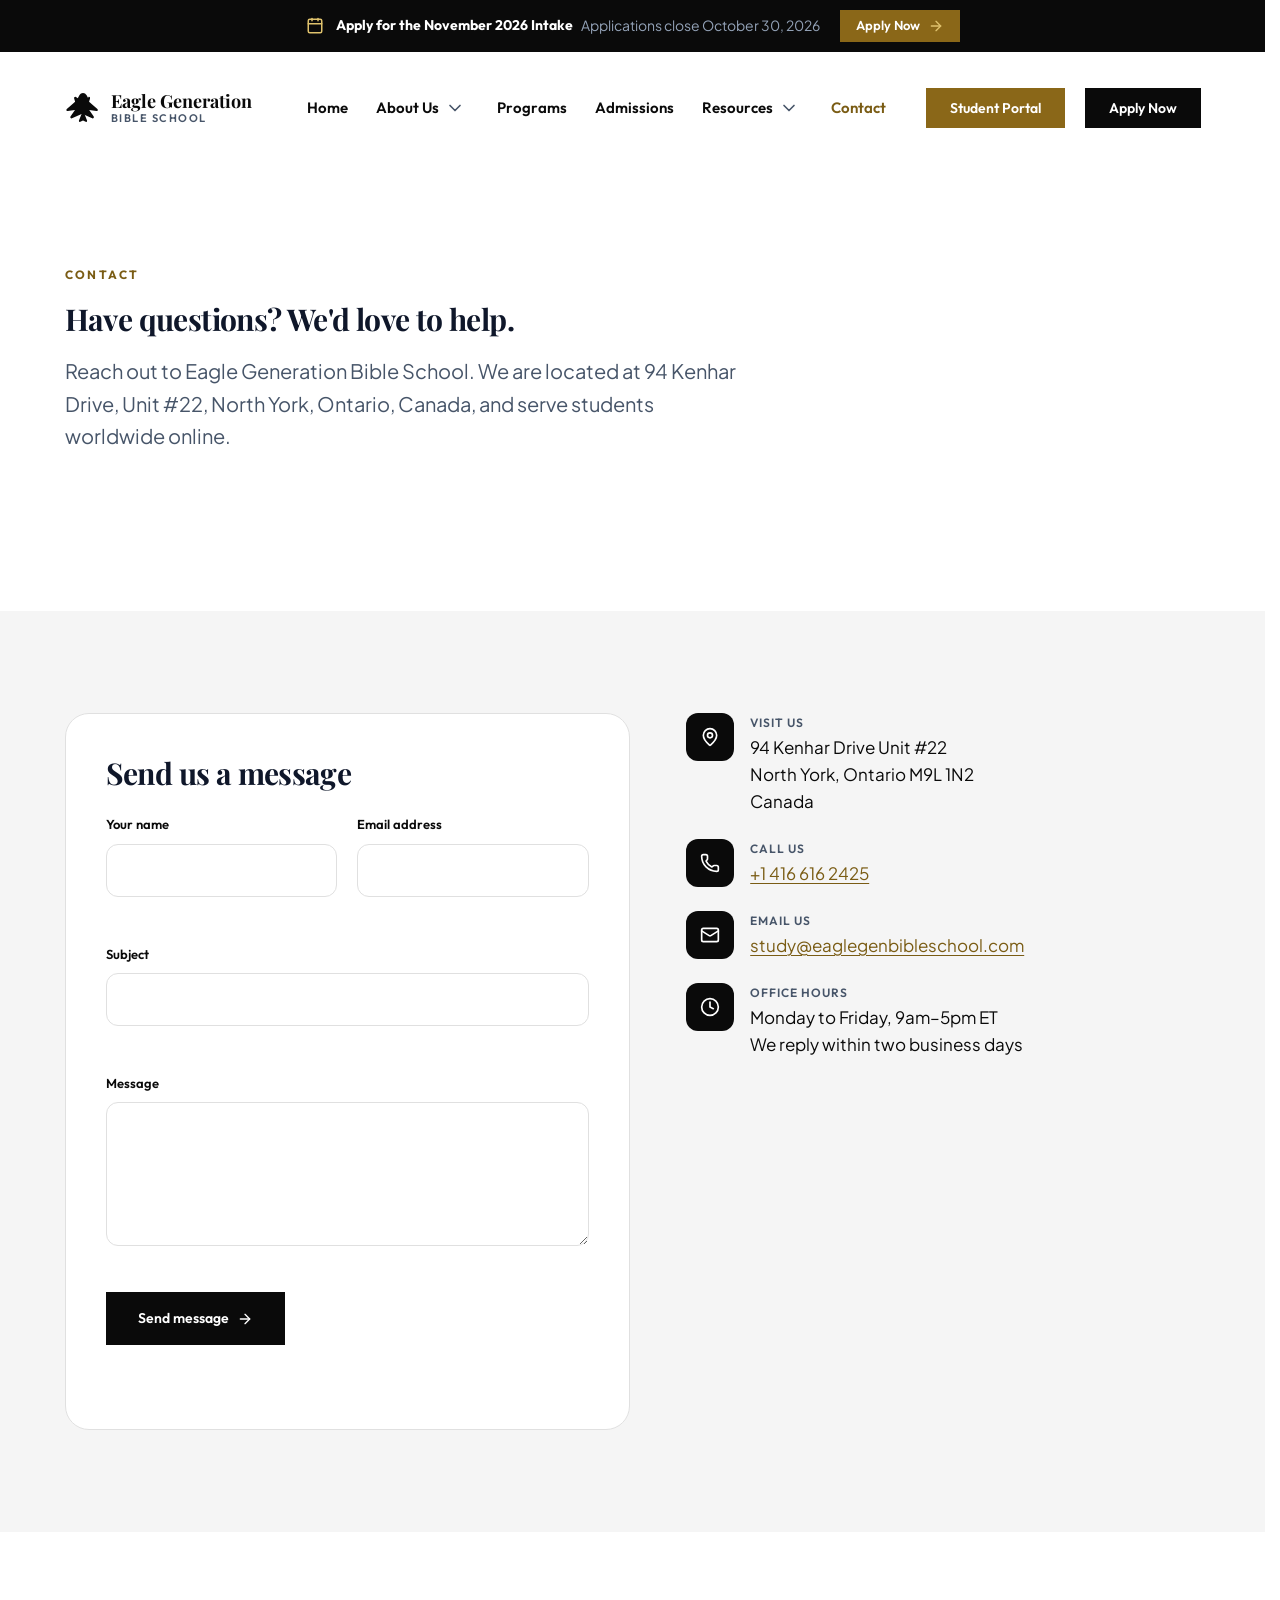
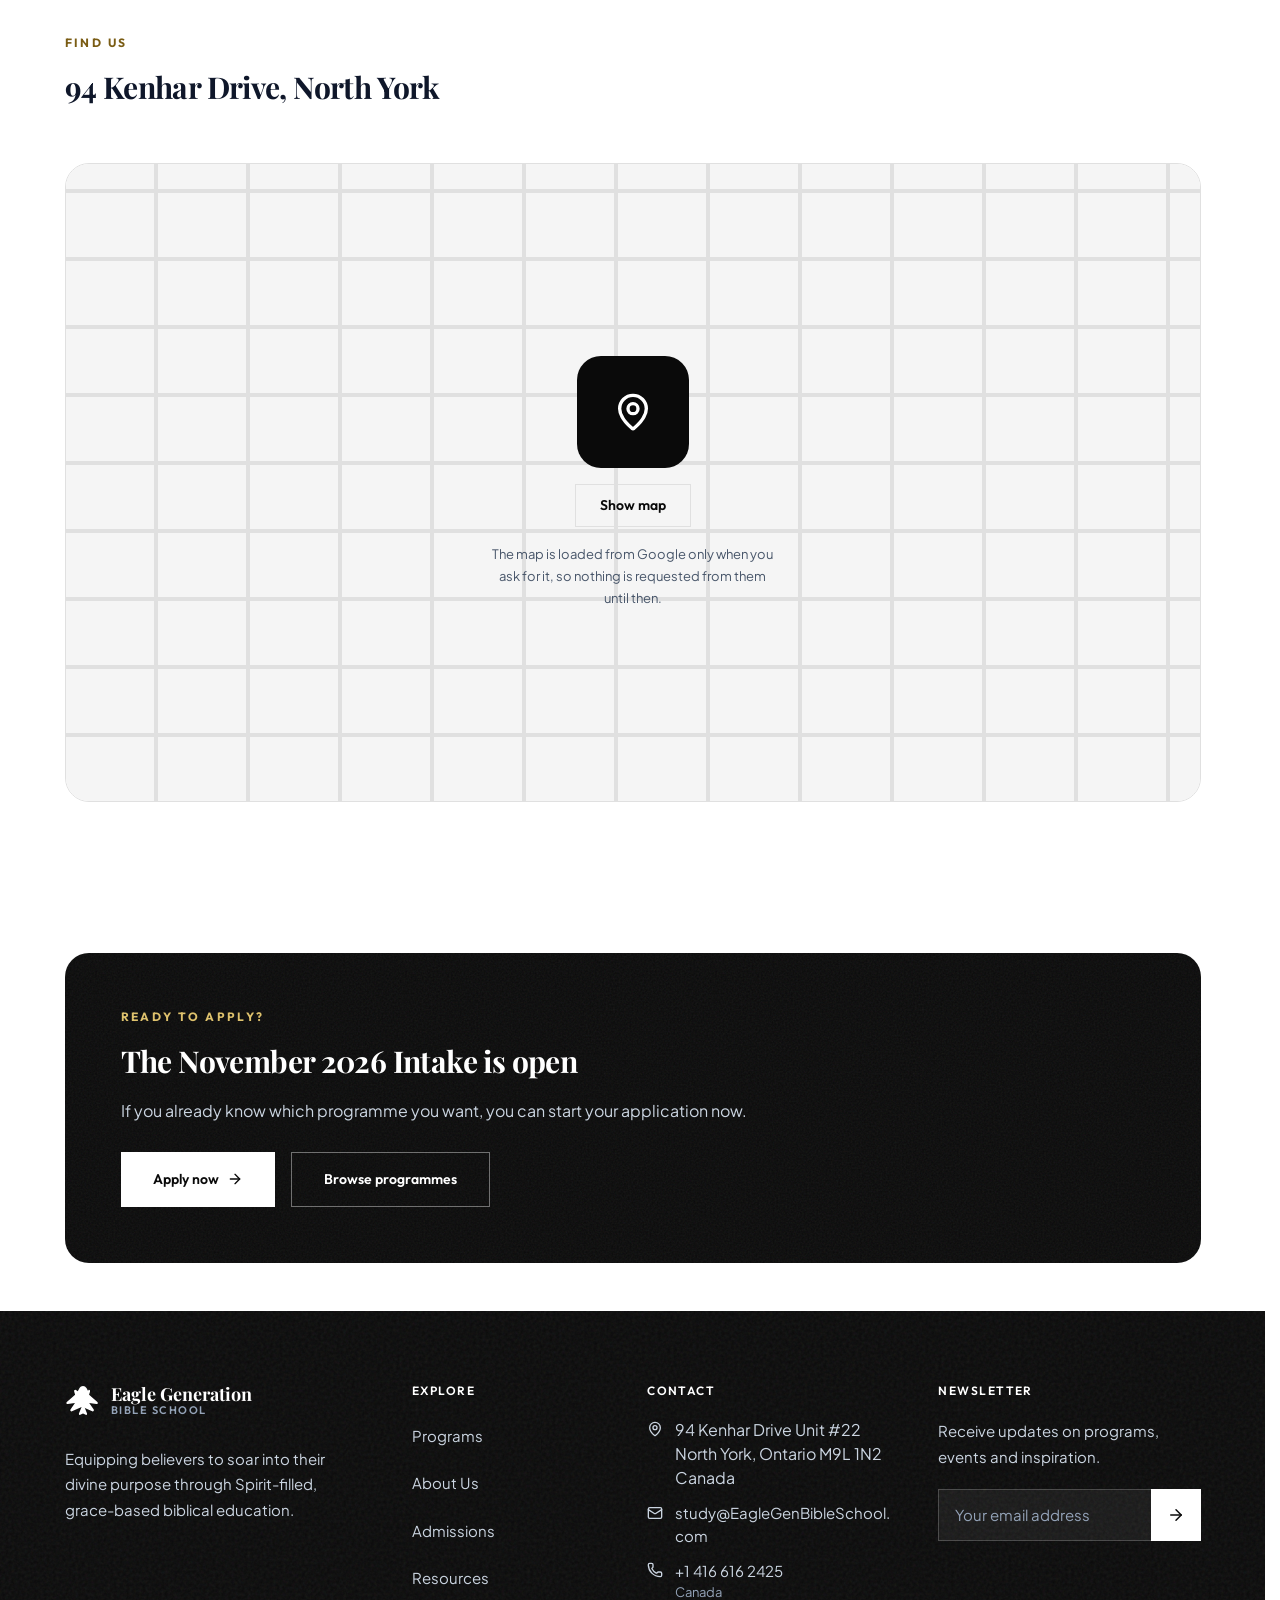
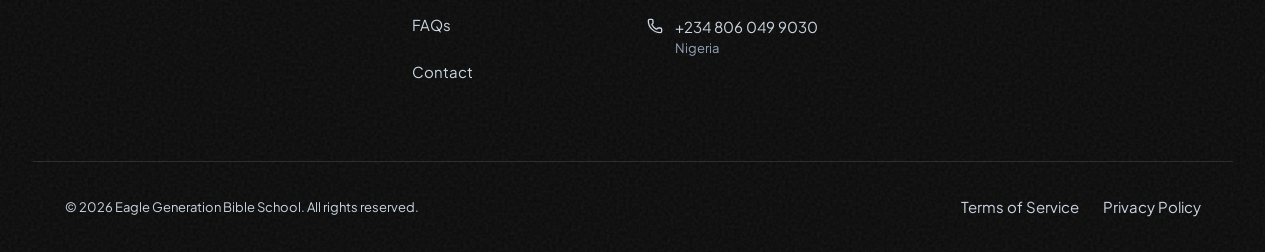
<file: contact.html>
<!doctype html>
<html lang="en">
<head>
  <meta charset="utf-8">
  <meta name="viewport" content="width=device-width, initial-scale=1, viewport-fit=cover">
  <title>Contact — Eagle Generation Bible School</title>
  <meta name="description" content="Contact Eagle Generation Bible School: call +1 416 616 2425, email study@eaglegenbibleschool.com, or send us a message.">
  <meta name="robots" content="index, follow">
  <meta name="theme-color" content="#000000">
  <link rel="canonical" href="https://eaglegenbibleschool.com/contact.html">
  <link rel="icon" href="assets/favicon.ico" sizes="32x32">
  <link rel="icon" href="assets/favicon.svg" type="image/svg+xml">
  <link rel="apple-touch-icon" href="assets/apple-touch-icon.png">
  <link rel="manifest" href="site.webmanifest">

  <meta property="og:type" content="website">
  <meta property="og:site_name" content="Eagle Generation Bible School">
  <meta property="og:title" content="Contact — Eagle Generation Bible School">
  <meta property="og:description" content="Contact Eagle Generation Bible School: call +1 416 616 2425, email study@eaglegenbibleschool.com, or send us a message.">
  <meta property="og:url" content="https://eaglegenbibleschool.com/contact.html">
  <meta property="og:image" content="https://eaglegenbibleschool.com/assets/hero.jpg">
  <meta name="twitter:card" content="summary_large_image">
  <meta name="twitter:title" content="Contact — Eagle Generation Bible School">
  <meta name="twitter:description" content="Contact Eagle Generation Bible School: call +1 416 616 2425, email study@eaglegenbibleschool.com, or send us a message.">
  <meta name="twitter:image" content="https://eaglegenbibleschool.com/assets/hero.jpg">

  <link rel="preconnect" href="https://fonts.googleapis.com">
  <link rel="preconnect" href="https://fonts.gstatic.com" crossorigin>
  <link rel="stylesheet" href="https://fonts.googleapis.com/css2?family=Playfair+Display:ital,wght@0,400..900;1,500&amp;family=Plus+Jakarta+Sans:ital,wght@0,300..800&amp;family=Outfit:wght@400..800&amp;display=swap">
  <link rel="stylesheet" href="css/tokens.css">
  <link rel="stylesheet" href="css/base.css">
  <link rel="stylesheet" href="css/layout.css">
  <link rel="stylesheet" href="css/components.css">
  <noscript><style>[data-reveal]{opacity:1}</style></noscript>
</head>
<body>
  <a class="skip-link" href="#main">Skip to content</a>
  <div data-chrome="header"></div>
  <noscript>
    <nav class="noscript-nav" data-noscript-nav aria-label="All pages">
      <ul>
        <li><a href="index.html">Home</a></li>
        <li><a href="about.html">About Us</a></li>
        <li><a href="our-faculty.html">Faculty</a></li>
        <li><a href="courses.html">Programs</a></li>
        <li><a href="admissions.html">Admissions</a></li>
        <li><a href="resources.html">Resources</a></li>
        <li><a href="faq.html">FAQs</a></li>
        <li><a href="contact.html">Contact</a></li>
        <li><a href="privacy.html">Privacy Policy</a></li>
        <li><a href="terms.html">Terms of Service</a></li>
      </ul>
    </nav>
  </noscript>

  <main id="main">
    <section class="section">
      <div class="container">
        <div class="section__head" data-reveal>
          <p class="eyebrow">Contact</p>
          <h1>Have questions? We'd love to help.</h1>
          <p class="lede">Reach out to Eagle Generation Bible School. We are located at 94 Kenhar Drive, Unit #22, North York, Ontario, Canada, and serve students worldwide online.</p>
        </div>
      </div>
    </section>

    <section class="section section--muted">
      <div class="container">
        <div class="contact">
          <form class="form" data-contact-form novalidate data-reveal>
            <h2>Send us a message</h2>
            <div class="form__row">
              <div class="field">
                <label class="field__label" for="contact-name">Your name</label>
                <input class="field__control" id="contact-name" name="name" type="text" autocomplete="name" required>
                <p class="field__error" id="contact-name-error" data-field-error="name"></p>
              </div>
              <div class="field">
                <label class="field__label" for="contact-email">Email address</label>
                <input class="field__control" id="contact-email" name="email" type="email" autocomplete="email" required>
                <p class="field__error" id="contact-email-error" data-field-error="email"></p>
              </div>
            </div>
            <div class="field">
              <label class="field__label" for="contact-subject">Subject</label>
              <input class="field__control" id="contact-subject" name="subject" type="text" required>
              <p class="field__error" id="contact-subject-error" data-field-error="subject"></p>
            </div>
            <div class="field">
              <label class="field__label" for="contact-message">Message</label>
              <textarea class="field__control form__control--area" id="contact-message" name="message" minlength="20" required></textarea>
              <p class="field__error" id="contact-message-error" data-field-error="message"></p>
            </div>
            <div>
              <button class="btn btn--dark btn--lg" type="submit">Send message<i data-icon="arrow-right"></i></button>
            </div>
            <p class="form__status" id="contact-status" data-contact-status role="status"></p>
          </form>

          <div class="contact__aside" data-reveal style="--i: 1">
            <ul class="contact-list">
              <li class="contact-list__item">
                <span class="icon-tile"><i data-icon="map-pin"></i></span>
                <div>
                  <p class="contact-list__label">Visit us</p>
                  <address class="contact-list__value">94 Kenhar Drive Unit #22<br>North York, Ontario M9L 1N2<br>Canada</address>
                </div>
              </li>
              <li class="contact-list__item">
                <span class="icon-tile"><i data-icon="phone"></i></span>
                <div>
                  <p class="contact-list__label">Call us</p>
                  <p class="contact-list__value"><a href="tel:+14166162425">+1 416 616 2425</a></p>
                </div>
              </li>
              <li class="contact-list__item">
                <span class="icon-tile"><i data-icon="mail"></i></span>
                <div>
                  <p class="contact-list__label">Email us</p>
                  <p class="contact-list__value"><a href="mailto:study@eaglegenbibleschool.com">study@eaglegenbibleschool.com</a></p>
                </div>
              </li>
              <li class="contact-list__item">
                <span class="icon-tile"><i data-icon="clock"></i></span>
                <div>
                  <p class="contact-list__label">Office hours</p>
                  <p class="contact-list__value">Monday to Friday, 9am&ndash;5pm ET<br>We reply within two business days</p>
                </div>
              </li>
            </ul>
          </div>
        </div>
      </div>
    </section>

    <section class="section">
      <div class="container">
        <div class="section__head" data-reveal>
          <p class="eyebrow">Find us</p>
          <h2>94 Kenhar Drive, North York</h2>
        </div>
        <div class="map" data-map data-reveal>
          <div class="map__placeholder" data-map-placeholder>
            <span class="icon-tile icon-tile--lg"><i data-icon="map-pin"></i></span>
            <button class="btn btn--outline" type="button" data-map-load>Show map</button>
            <p class="map__note">The map is loaded from Google only when you ask for it, so nothing is requested from them until then.</p>
          </div>
        </div>
      </div>
    </section>

    <section class="section section--tight">
      <div class="container">
        <div class="panel panel--dark grain" data-reveal>
          <p class="eyebrow">Ready to apply?</p>
          <h2>The November 2026 Intake is open</h2>
          <p>If you already know which programme you want, you can start your application now.</p>
          <div class="hero__actions">
            <a class="btn btn--light btn--lg" href="admissions.html">Apply now<i data-icon="arrow-right"></i></a>
            <a class="btn btn--outline-light btn--lg" href="courses.html">Browse programmes</a>
          </div>
        </div>
      </div>
    </section>
  </main>

  <div data-chrome="footer"></div>
  <script type="module" src="js/main.js"></script>
</body>
</html>
</file>
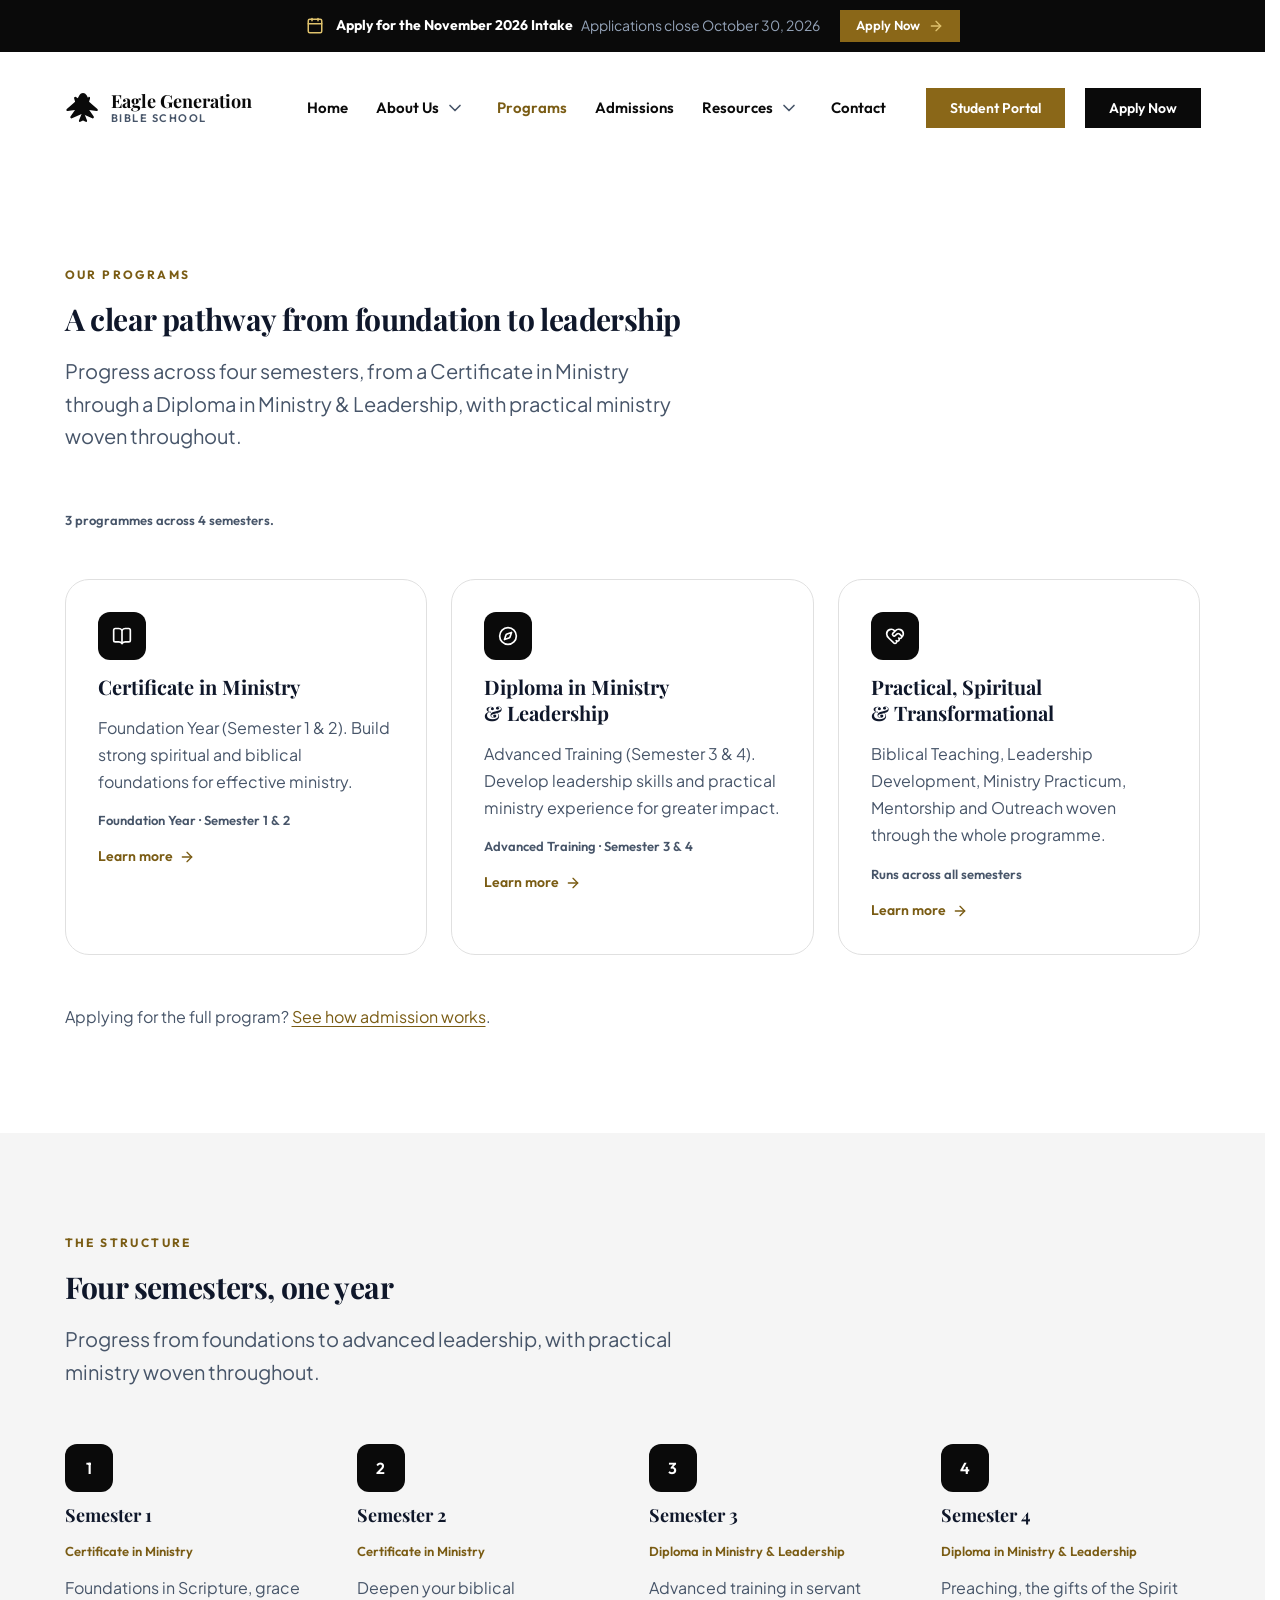
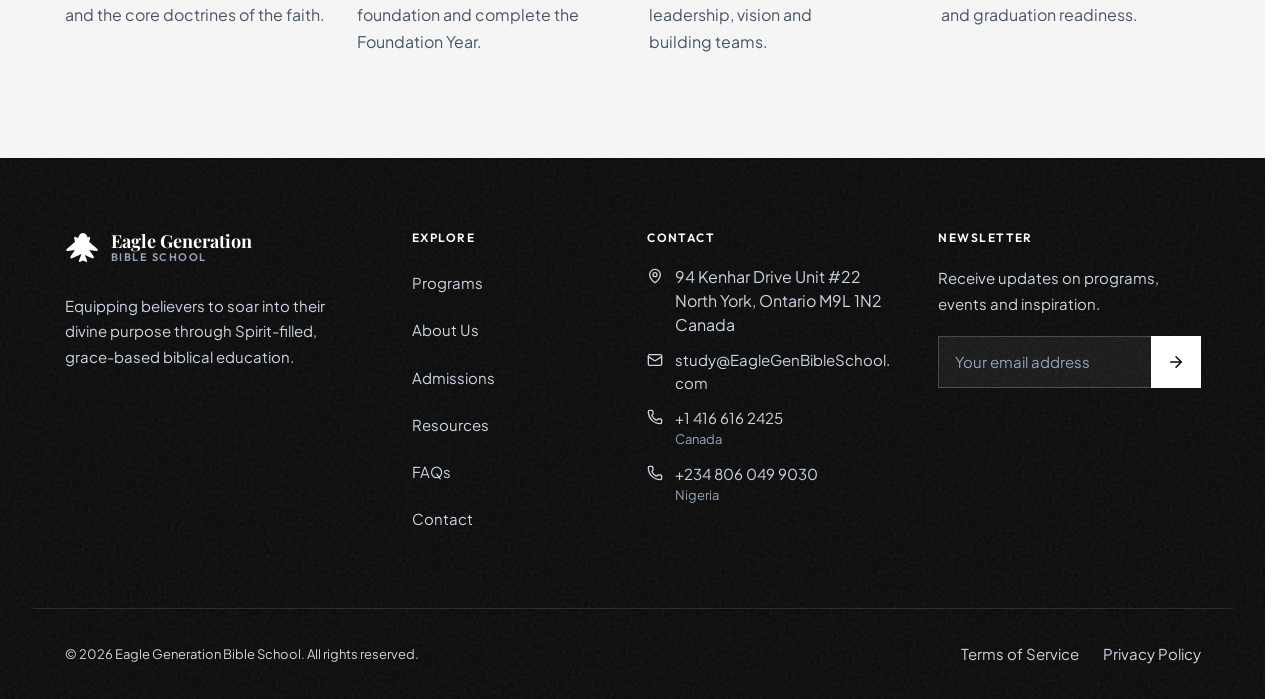
<file: courses.html>
<!doctype html>
<html lang="en">
<head>
  <meta charset="utf-8">
  <meta name="viewport" content="width=device-width, initial-scale=1, viewport-fit=cover">
  <title>Programs Eagle Generation Bible School</title>
  <meta name="description" content="Progress across four semesters, from a Certificate in Ministry through a Diploma in Ministry &amp; Leadership, with practical ministry woven throughout.">
  <meta name="robots" content="index, follow">
  <meta name="theme-color" content="#000000">
  <link rel="canonical" href="https://eaglegenbibleschool.com/courses.html">
  <link rel="icon" href="assets/favicon.ico" sizes="32x32">
  <link rel="icon" href="assets/favicon.svg" type="image/svg+xml">
  <link rel="apple-touch-icon" href="assets/apple-touch-icon.png">
  <link rel="manifest" href="site.webmanifest">

  <meta property="og:type" content="website">
  <meta property="og:site_name" content="Eagle Generation Bible School">
  <meta property="og:title" content="Programs — Eagle Generation Bible School">
  <meta property="og:description" content="Progress across four semesters, from a Certificate in Ministry through a Diploma in Ministry &amp; Leadership, with practical ministry woven throughout.">
  <meta property="og:url" content="https://eaglegenbibleschool.com/courses.html">
  <meta property="og:image" content="https://eaglegenbibleschool.com/assets/hero.jpg">
  <meta name="twitter:card" content="summary_large_image">
  <meta name="twitter:title" content="Programs — Eagle Generation Bible School">
  <meta name="twitter:description" content="Progress across four semesters, from a Certificate in Ministry through a Diploma in Ministry &amp; Leadership, with practical ministry woven throughout.">
  <meta name="twitter:image" content="https://eaglegenbibleschool.com/assets/hero.jpg">

  <link rel="preconnect" href="https://fonts.googleapis.com">
  <link rel="preconnect" href="https://fonts.gstatic.com" crossorigin>
  <link rel="stylesheet" href="https://fonts.googleapis.com/css2?family=Playfair+Display:ital,wght@0,400..900;1,500&amp;family=Plus+Jakarta+Sans:ital,wght@0,300..800&amp;family=Outfit:wght@400..800&amp;display=swap">
  <link rel="stylesheet" href="css/tokens.css">
  <link rel="stylesheet" href="css/base.css">
  <link rel="stylesheet" href="css/layout.css">
  <link rel="stylesheet" href="css/components.css">
  <noscript><style>[data-reveal]{opacity:1}</style></noscript>
</head>
<body>
  <a class="skip-link" href="#main">Skip to content</a>
  <div data-chrome="header"></div>
  <noscript>
    <nav class="noscript-nav" data-noscript-nav aria-label="All pages">
      <ul>
        <li><a href="index.html">Home</a></li>
        <li><a href="about.html">About Us</a></li>
        <li><a href="our-faculty.html">Faculty</a></li>
        <li><a href="courses.html">Programs</a></li>
        <li><a href="admissions.html">Admissions</a></li>
        <li><a href="resources.html">Resources</a></li>
        <li><a href="faq.html">FAQs</a></li>
        <li><a href="contact.html">Contact</a></li>
        <li><a href="privacy.html">Privacy Policy</a></li>
        <li><a href="terms.html">Terms of Service</a></li>
      </ul>
    </nav>
  </noscript>

  <main id="main">
    <section class="section">
      <div class="container">
        <div class="section__head" data-reveal>
          <p class="eyebrow">Our Programs</p>
          <h1>A clear pathway from foundation to leadership</h1>
          <p class="lede">Progress across four semesters, from a Certificate in Ministry through a Diploma in Ministry &amp; Leadership, with practical ministry woven throughout.</p>
        </div>

        <p class="course-status" role="status" data-course-status></p>

        <h2 class="visually-hidden">Programmes</h2>
        <div data-courses>
          <div data-course-list>
            <noscript>
              <p class="course-empty">Individual programme pages need JavaScript, so <a href="contact.html">contact us</a> for detail on any of them.</p>
              <div class="grid grid--3">
                <article class="card">
                  <span class="icon-tile"><i data-icon="book-open"></i></span>
                  <h3 class="card__title">Certificate in Ministry</h3>
                  <p>Foundation Year (Semester 1 &amp; 2). Build strong spiritual and biblical foundations for effective ministry.</p>
                  <p class="card__meta"><span>Foundation Year · Semester 1 &amp; 2</span></p>
                </article>
                <article class="card">
                  <span class="icon-tile"><i data-icon="compass"></i></span>
                  <h3 class="card__title">Diploma in Ministry &amp; Leadership</h3>
                  <p>Advanced Training (Semester 3 &amp; 4). Develop leadership skills and practical ministry experience for greater impact.</p>
                  <p class="card__meta"><span>Advanced Training · Semester 3 &amp; 4</span></p>
                </article>
                <article class="card">
                  <span class="icon-tile"><i data-icon="heart-handshake"></i></span>
                  <h3 class="card__title">Practical, Spiritual &amp; Transformational</h3>
                  <p>Biblical Teaching, Leadership Development, Ministry Practicum, Mentorship and Outreach woven through the whole programme.</p>
                  <p class="card__meta"><span>Runs across all semesters</span></p>
                </article>
              </div>
              <ol class="steps course-roadmap" role="list">
                <li class="step">
                  <span class="step__num">1</span>
                  <h3 class="step__title">Semester 1</h3>
                  <p class="course-roadmap__programme">Certificate in Ministry</p>
                  <p>Foundations in Scripture, grace and the core doctrines of the faith.</p>
                </li>
                <li class="step">
                  <span class="step__num">2</span>
                  <h3 class="step__title">Semester 2</h3>
                  <p class="course-roadmap__programme">Certificate in Ministry</p>
                  <p>Deepen your biblical foundation and complete the Foundation Year.</p>
                </li>
                <li class="step">
                  <span class="step__num">3</span>
                  <h3 class="step__title">Semester 3</h3>
                  <p class="course-roadmap__programme">Diploma in Ministry &amp; Leadership</p>
                  <p>Advanced training in servant leadership, vision and building teams.</p>
                </li>
                <li class="step">
                  <span class="step__num">4</span>
                  <h3 class="step__title">Semester 4</h3>
                  <p class="course-roadmap__programme">Diploma in Ministry &amp; Leadership</p>
                  <p>Preaching, the gifts of the Spirit and graduation readiness.</p>
                </li>
              </ol>
            </noscript>
          </div>
        </div>

        <p class="section__action">
          Applying for the full program?
          <a href="admissions.html">See how admission works</a>.
        </p>
      </div>
    </section>

    <section class="section section--muted">
      <div class="container">
        <div class="section__head" data-reveal>
          <p class="eyebrow">The structure</p>
          <h2>Four semesters, one year</h2>
          <p class="lede">Progress from foundations to advanced leadership, with practical ministry woven throughout.</p>
        </div>
        <ol class="steps course-roadmap" role="list" data-roadmap></ol>
      </div>
    </section>
  </main>

  <div data-chrome="footer"></div>
  <script type="module" src="js/main.js"></script>
</body>
</html>
</file>
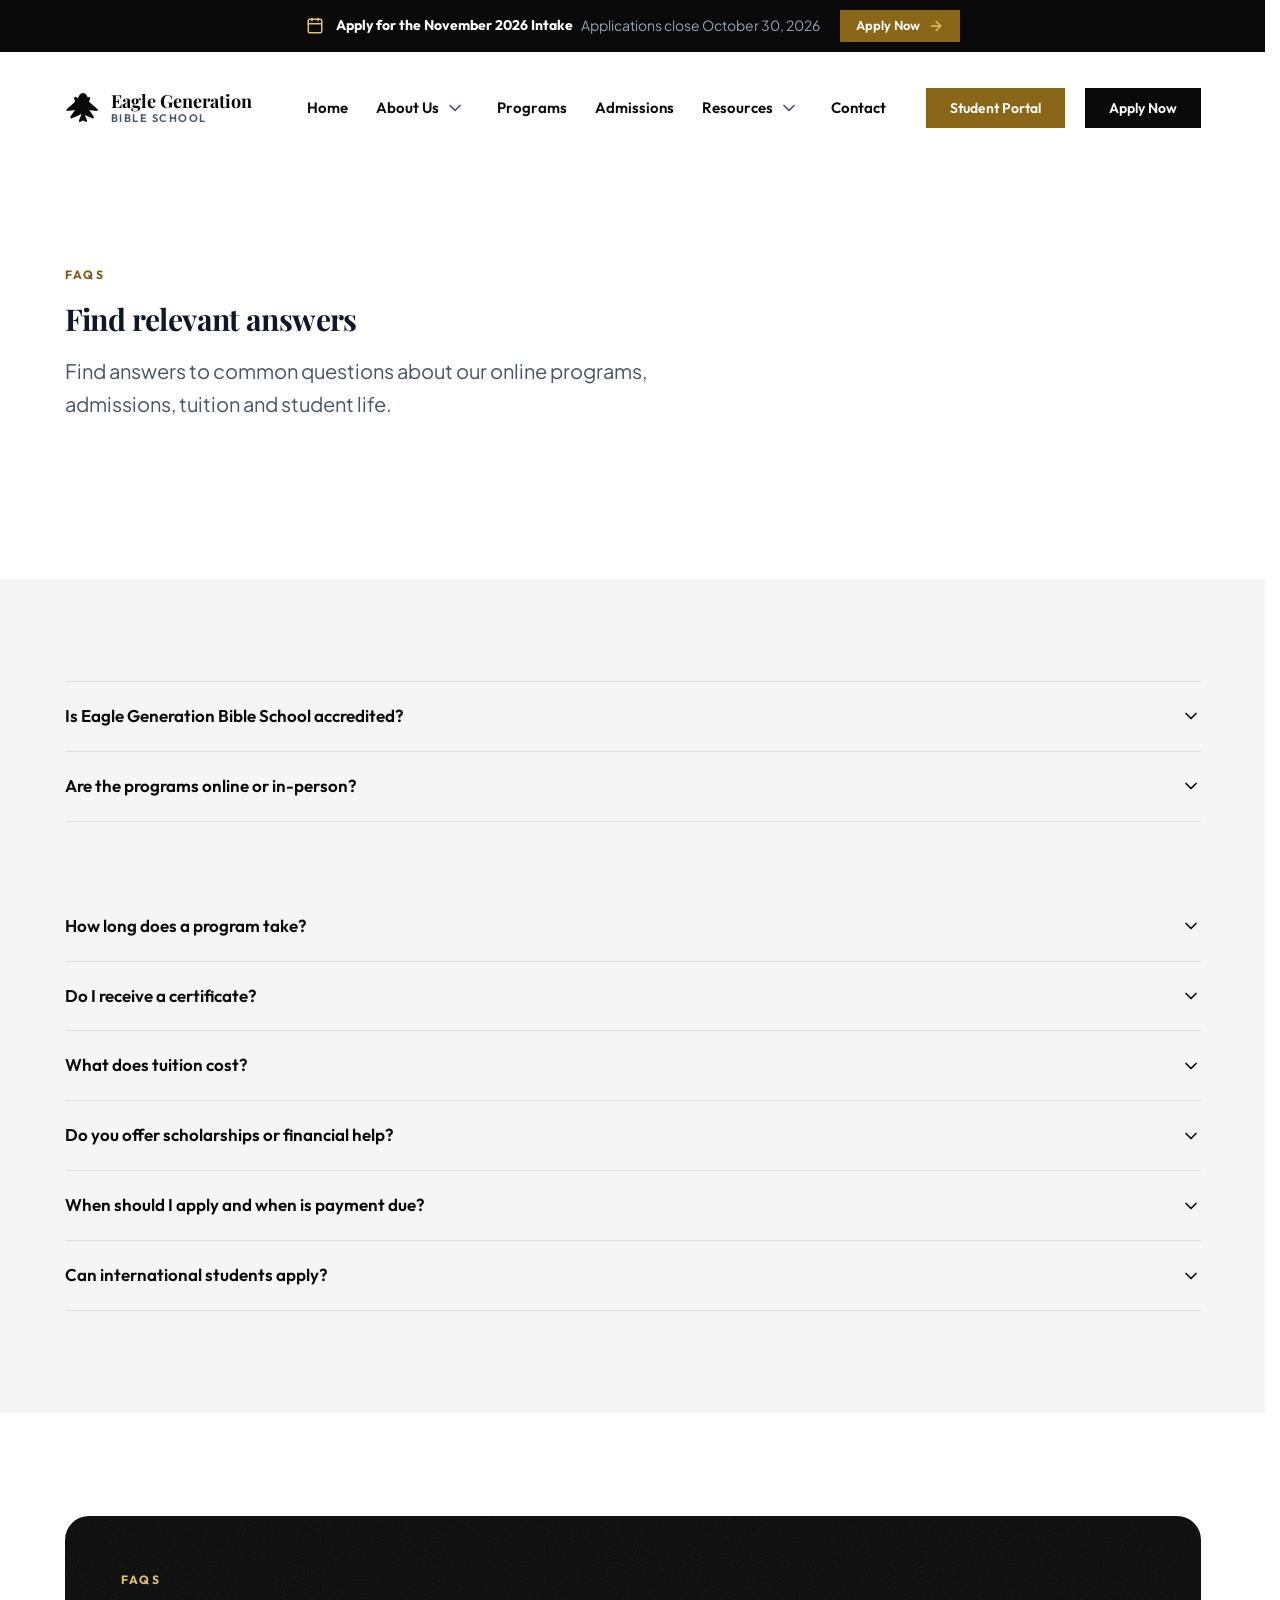
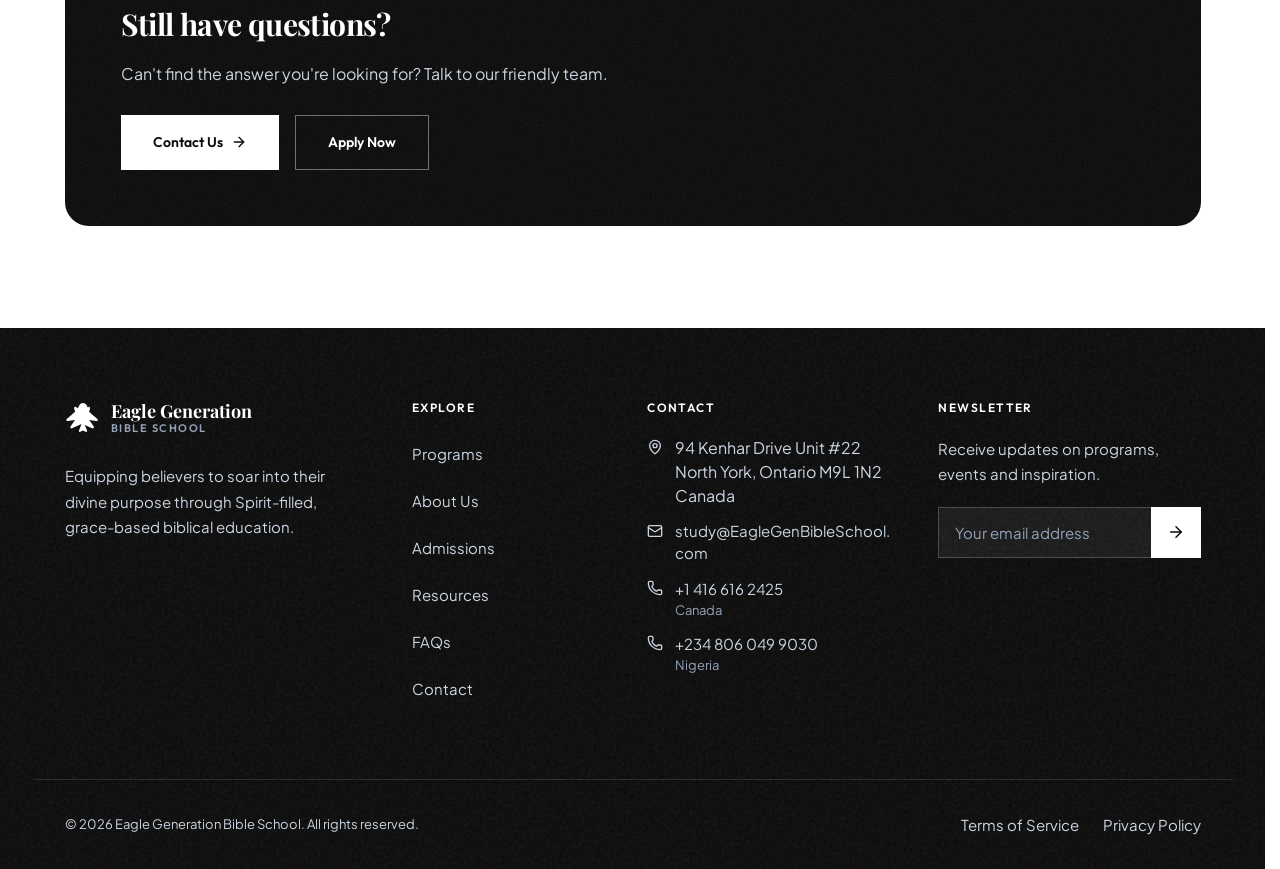
<file: faq.html>
<!doctype html>
<html lang="en">
<head>
  <meta charset="utf-8">
  <meta name="viewport" content="width=device-width, initial-scale=1, viewport-fit=cover">
  <title>FAQs — Eagle Generation Bible School</title>
  <meta name="description" content="Answers on how the programmes run, who they are for, and how admission and payment work at Eagle Generation Bible School.">
  <meta name="robots" content="index, follow">
  <meta name="theme-color" content="#000000">
  <link rel="canonical" href="https://eaglegenbibleschool.com/faq.html">
  <link rel="icon" href="assets/favicon.ico" sizes="32x32">
  <link rel="icon" href="assets/favicon.svg" type="image/svg+xml">
  <link rel="apple-touch-icon" href="assets/apple-touch-icon.png">
  <link rel="manifest" href="site.webmanifest">

  <meta property="og:type" content="website">
  <meta property="og:site_name" content="Eagle Generation Bible School">
  <meta property="og:title" content="FAQs — Eagle Generation Bible School">
  <meta property="og:description" content="Answers on how the programmes run, who they are for, and how admission and payment work at Eagle Generation Bible School.">
  <meta property="og:url" content="https://eaglegenbibleschool.com/faq.html">
  <meta property="og:image" content="https://eaglegenbibleschool.com/assets/hero.jpg">
  <meta name="twitter:card" content="summary_large_image">
  <meta name="twitter:title" content="FAQs — Eagle Generation Bible School">
  <meta name="twitter:description" content="Answers on how the programmes run, who they are for, and how admission and payment work at Eagle Generation Bible School.">
  <meta name="twitter:image" content="https://eaglegenbibleschool.com/assets/hero.jpg">

  <link rel="preconnect" href="https://fonts.googleapis.com">
  <link rel="preconnect" href="https://fonts.gstatic.com" crossorigin>
  <link rel="stylesheet" href="https://fonts.googleapis.com/css2?family=Playfair+Display:ital,wght@0,400..900;1,500&amp;family=Plus+Jakarta+Sans:ital,wght@0,300..800&amp;family=Outfit:wght@400..800&amp;display=swap">
  <link rel="stylesheet" href="css/tokens.css">
  <link rel="stylesheet" href="css/base.css">
  <link rel="stylesheet" href="css/layout.css">
  <link rel="stylesheet" href="css/components.css">
  <noscript><style>[data-reveal]{opacity:1}</style></noscript>
</head>
<body>
  <a class="skip-link" href="#main">Skip to content</a>
  <div data-chrome="header"></div>
  <noscript>
    <nav class="noscript-nav" data-noscript-nav aria-label="All pages">
      <ul>
        <li><a href="index.html">Home</a></li>
        <li><a href="about.html">About Us</a></li>
        <li><a href="our-faculty.html">Faculty</a></li>
        <li><a href="courses.html">Programs</a></li>
        <li><a href="admissions.html">Admissions</a></li>
        <li><a href="resources.html">Resources</a></li>
        <li><a href="faq.html">FAQs</a></li>
        <li><a href="contact.html">Contact</a></li>
        <li><a href="privacy.html">Privacy Policy</a></li>
        <li><a href="terms.html">Terms of Service</a></li>
      </ul>
    </nav>
  </noscript>

  <main id="main">
    <section class="section">
      <div class="container">
        <div class="section__head" data-reveal>
          <p class="eyebrow">FAQs</p>
          <h1>Find relevant answers</h1>
          <p class="lede">Find answers to common questions about our online programs, admissions, tuition and student life.</p>
        </div>
      </div>
    </section>

    <section class="section section--muted">
      <div class="container">
        <div class="accordion">
          <details class="accordion__item" data-reveal style="--i: 0">
            <summary class="accordion__summary">Is Eagle Generation Bible School accredited?<i data-icon="chevron-down" class="accordion__icon"></i></summary>
            <div class="accordion__body"><p>Eagle Generation Bible School is a practical, ministry-focused training school and is currently unaccredited. Students enroll to answer God's call, prepare for ministry, or simply grow in their walk with the Lord. On completing a program and meeting the requirements, you receive a certificate from Eagle Generation Bible School.</p></div>
          </details>
          <details class="accordion__item" data-reveal style="--i: 1">
            <summary class="accordion__summary">Are the programs online or in-person?<i data-icon="chevron-down" class="accordion__icon"></i></summary>
            <div class="accordion__body"><p>Every program is delivered 100% online with flexible, self-paced study, so you can learn from anywhere in the world at a pace that fits your schedule.</p></div>
          </details>
          <details class="accordion__item" data-reveal style="--i: 2">
            <summary class="accordion__summary">Do I need prior theological training to enroll?<i data-icon="chevron-down" class="accordion__icon"></i></summary>
            <div class="accordion__body"><p>No. Our programs are designed for both new believers and experienced ministers. Each program begins with strong foundations and builds from there.</p></div>
          </details>
          <details class="accordion__item" data-reveal style="--i: 3">
            <summary class="accordion__summary">How long does a program take?<i data-icon="chevron-down" class="accordion__icon"></i></summary>
            <div class="accordion__body"><p>Each course of study is made up of focused lessons, and most certificate programs run from 6 to 12 weeks. You can progress at your own pace within each program.</p></div>
          </details>
          <details class="accordion__item" data-reveal style="--i: 4">
            <summary class="accordion__summary">Do I receive a certificate?<i data-icon="chevron-down" class="accordion__icon"></i></summary>
            <div class="accordion__body"><p>Yes. When you successfully complete a program and meet the requirements, you receive a certificate recognizing your studies at Eagle Generation Bible School.</p></div>
          </details>
          <details class="accordion__item" data-reveal style="--i: 5">
            <summary class="accordion__summary">What does tuition cost?<i data-icon="chevron-down" class="accordion__icon"></i></summary>
            <div class="accordion__body"><p>Tuition is kept affordable and can be arranged in instalments. A small non-refundable application fee may apply. For the current fees for each program, please email study@EagleGenBibleSchool.com.</p></div>
          </details>
          <details class="accordion__item" data-reveal style="--i: 6">
            <summary class="accordion__summary">Do you offer scholarships or financial help?<i data-icon="chevron-down" class="accordion__icon"></i></summary>
            <div class="accordion__body"><p>As a practical training school, most external grants and scholarships do not apply. We do, however, consider church-matching support in certain cases. Contact our admissions team to learn more.</p></div>
          </details>
          <details class="accordion__item" data-reveal style="--i: 7">
            <summary class="accordion__summary">When should I apply and when is payment due?<i data-icon="chevron-down" class="accordion__icon"></i></summary>
            <div class="accordion__body"><p>We recommend submitting your application as early as possible to secure your place in the upcoming intake. Once your non-refundable application fee is received, your application will be reviewed.</p></div>
          </details>
          <details class="accordion__item" data-reveal style="--i: 8">
            <summary class="accordion__summary">Can international students apply?<i data-icon="chevron-down" class="accordion__icon"></i></summary>
            <div class="accordion__body"><p>Yes. Because our programs are fully online, students from anywhere in the world can enroll — no travel or study visa is required to study with us.</p></div>
          </details>
        </div>
      </div>
    </section>

    <section class="section">
      <div class="container">
        <div class="panel panel--dark grain" data-reveal>
          <p class="eyebrow">FAQs</p>
          <h2>Still have questions?</h2>
          <p>Can't find the answer you're looking for? Talk to our friendly team.</p>
          <div class="hero__actions">
            <a class="btn btn--light btn--lg" href="contact.html">Contact Us<i data-icon="arrow-right"></i></a>
            <a class="btn btn--outline-light btn--lg" href="admissions.html">Apply Now</a>
          </div>
        </div>
      </div>
    </section>
  </main>

  <div data-chrome="footer"></div>
  <script type="module" src="js/main.js"></script>
</body>
</html>
</file>
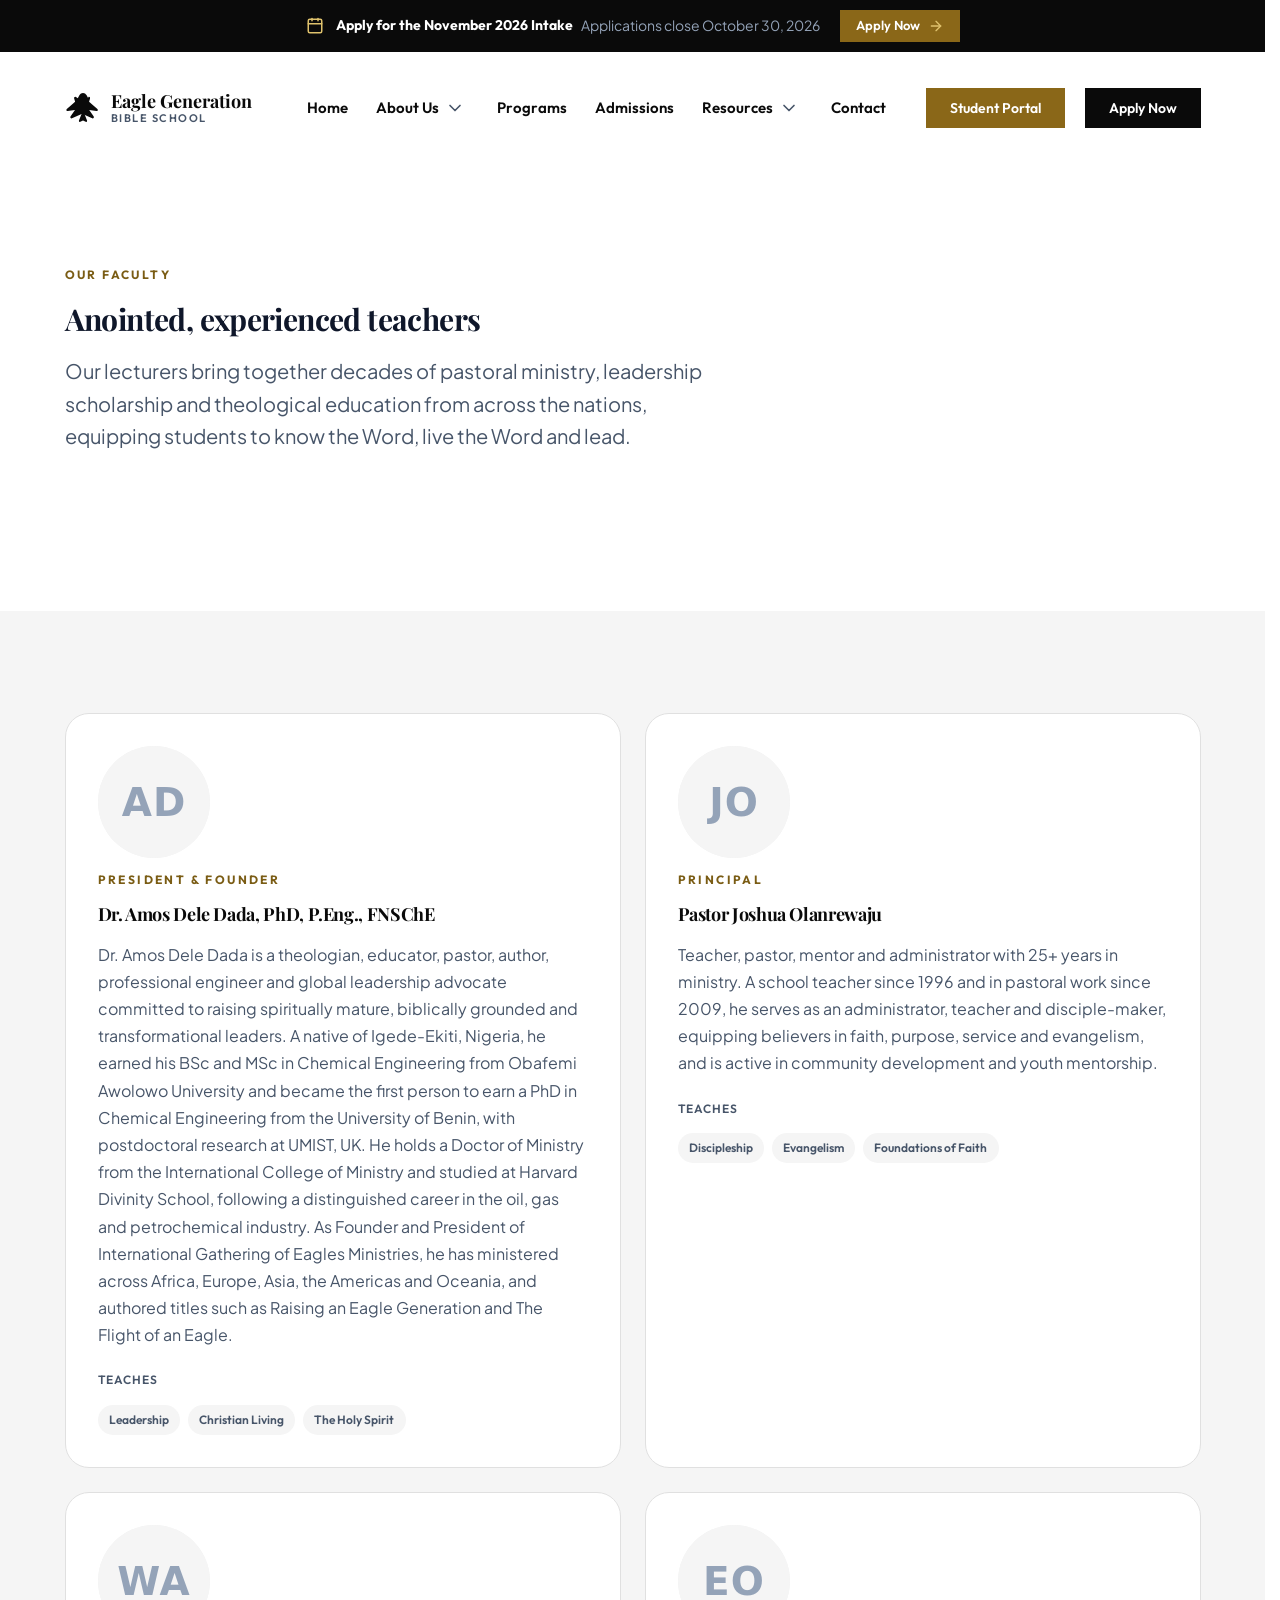
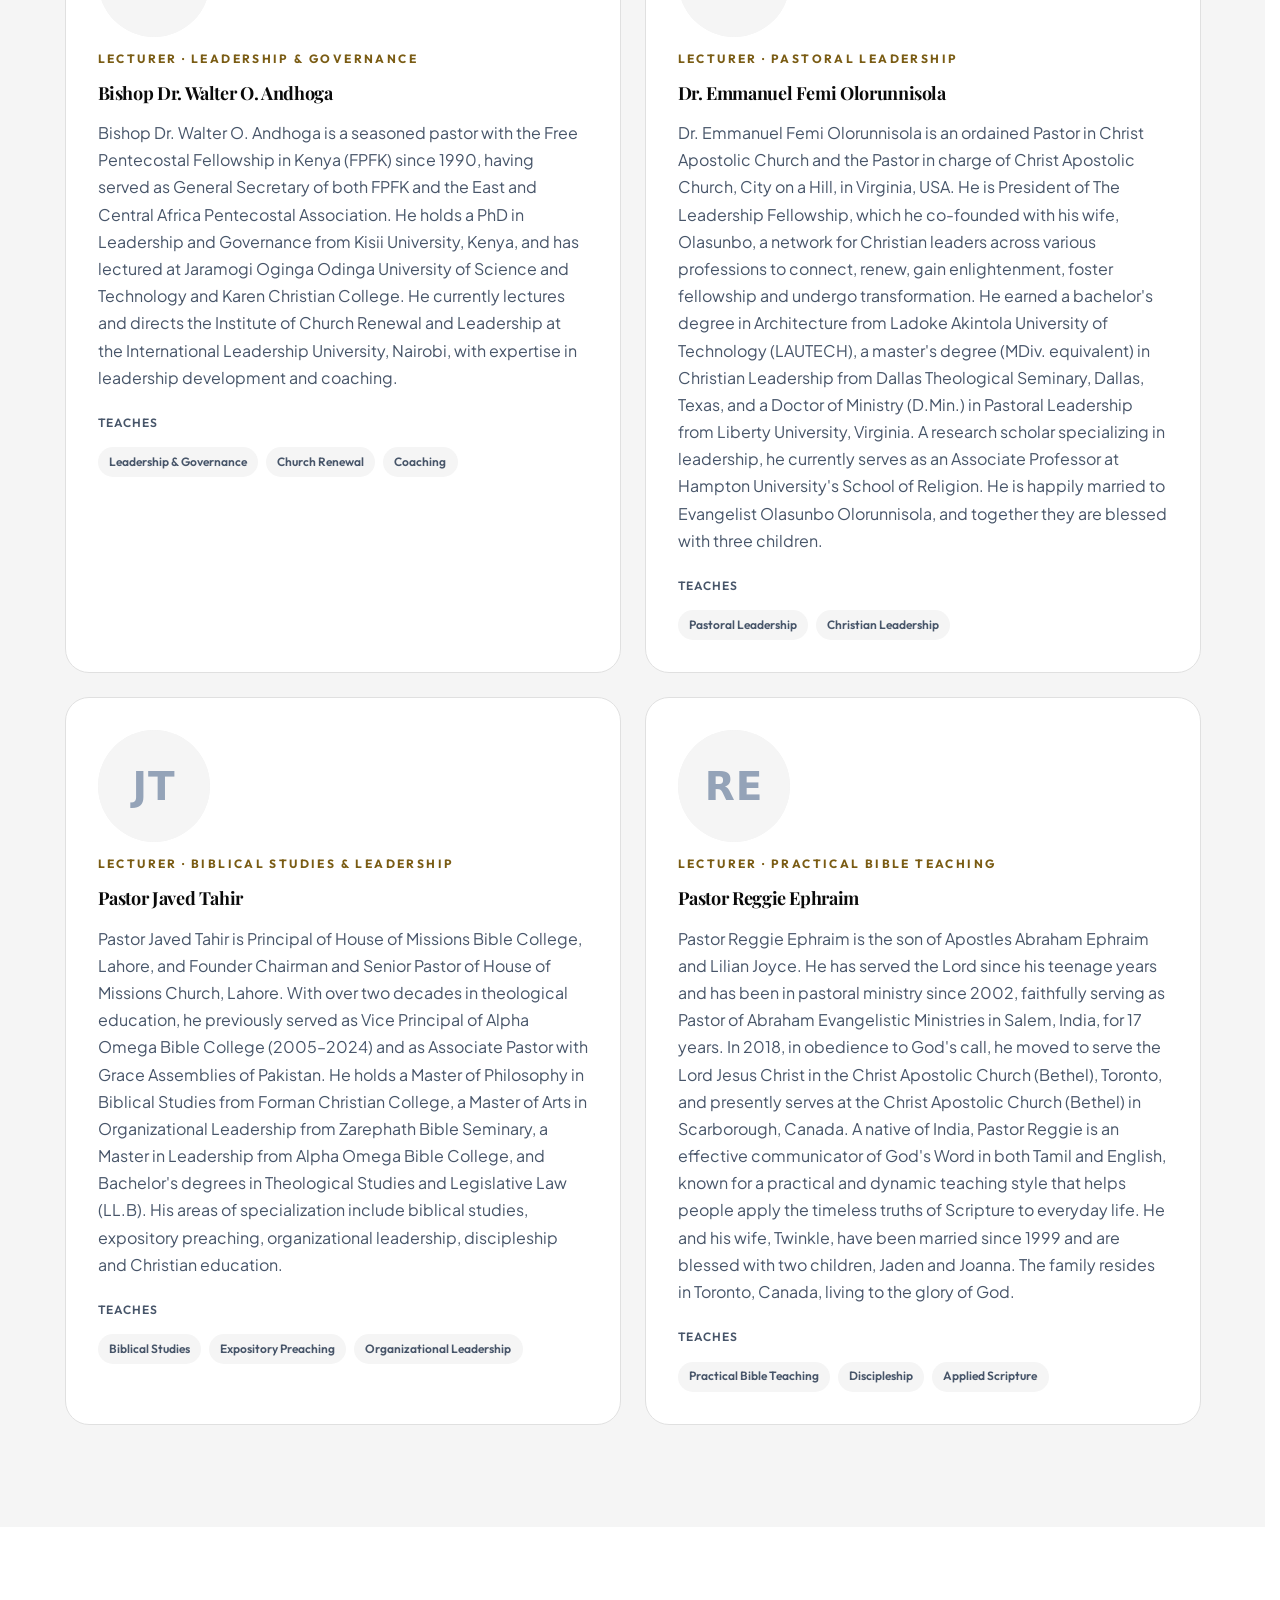
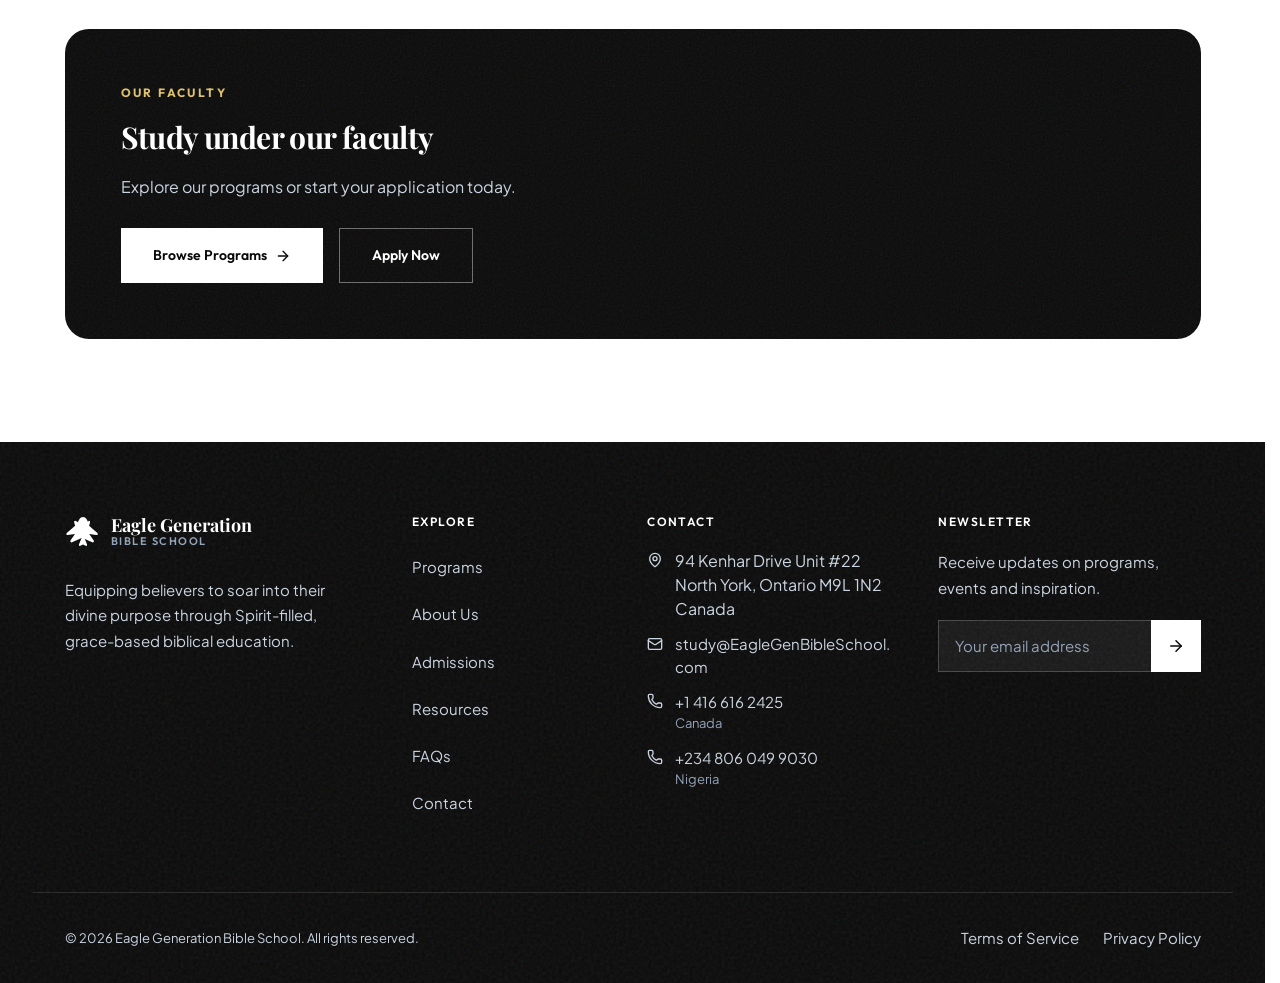
<file: our-faculty.html>
<!doctype html>
<html lang="en">
<head>
  <meta charset="utf-8">
  <meta name="viewport" content="width=device-width, initial-scale=1, viewport-fit=cover">
  <title>Our Faculty — Eagle Generation Bible School</title>
  <meta name="description" content="Our lecturers bring together decades of pastoral ministry, leadership scholarship and theological education from across the nations.">
  <meta name="robots" content="index, follow">
  <meta name="theme-color" content="#000000">
  <link rel="canonical" href="https://eaglegenbibleschool.com/our-faculty.html">
  <link rel="icon" href="assets/favicon.ico" sizes="32x32">
  <link rel="icon" href="assets/favicon.svg" type="image/svg+xml">
  <link rel="apple-touch-icon" href="assets/apple-touch-icon.png">
  <link rel="manifest" href="site.webmanifest">

  <meta property="og:type" content="website">
  <meta property="og:site_name" content="Eagle Generation Bible School">
  <meta property="og:title" content="Our Faculty — Eagle Generation Bible School">
  <meta property="og:description" content="Our lecturers bring together decades of pastoral ministry, leadership scholarship and theological education from across the nations.">
  <meta property="og:url" content="https://eaglegenbibleschool.com/our-faculty.html">
  <meta property="og:image" content="https://eaglegenbibleschool.com/assets/hero.jpg">
  <meta name="twitter:card" content="summary_large_image">
  <meta name="twitter:title" content="Our Faculty — Eagle Generation Bible School">
  <meta name="twitter:description" content="Our lecturers bring together decades of pastoral ministry, leadership scholarship and theological education from across the nations.">
  <meta name="twitter:image" content="https://eaglegenbibleschool.com/assets/hero.jpg">

  <link rel="preconnect" href="https://fonts.googleapis.com">
  <link rel="preconnect" href="https://fonts.gstatic.com" crossorigin>
  <link rel="stylesheet" href="https://fonts.googleapis.com/css2?family=Playfair+Display:ital,wght@0,400..900;1,500&amp;family=Plus+Jakarta+Sans:ital,wght@0,300..800&amp;family=Outfit:wght@400..800&amp;display=swap">
  <link rel="stylesheet" href="css/tokens.css">
  <link rel="stylesheet" href="css/base.css">
  <link rel="stylesheet" href="css/layout.css">
  <link rel="stylesheet" href="css/components.css">
  <noscript><style>[data-reveal]{opacity:1}</style></noscript>
</head>
<body>
  <a class="skip-link" href="#main">Skip to content</a>
  <div data-chrome="header"></div>
  <noscript>
    <nav class="noscript-nav" data-noscript-nav aria-label="All pages">
      <ul>
        <li><a href="index.html">Home</a></li>
        <li><a href="about.html">About Us</a></li>
        <li><a href="our-faculty.html">Faculty</a></li>
        <li><a href="courses.html">Programs</a></li>
        <li><a href="admissions.html">Admissions</a></li>
        <li><a href="resources.html">Resources</a></li>
        <li><a href="faq.html">FAQs</a></li>
        <li><a href="contact.html">Contact</a></li>
        <li><a href="privacy.html">Privacy Policy</a></li>
        <li><a href="terms.html">Terms of Service</a></li>
      </ul>
    </nav>
  </noscript>

  <main id="main">
    <section class="section">
      <div class="container">
        <div class="section__head" data-reveal>
          <p class="eyebrow">Our faculty</p>
          <h1>Anointed, experienced teachers</h1>
          <p class="lede">Our lecturers bring together decades of pastoral ministry, leadership scholarship and theological education from across the nations, equipping students to know the Word, live the Word and lead.</p>
        </div>
      </div>
    </section>

    <section class="section section--muted">
      <div class="container">
        <div class="grid grid--2">
          <article class="card" data-reveal style="--i: 0">
            <img class="person__photo" src="assets/faculty/amos-dada.svg" alt="Portrait of Dr. Amos Dele Dada, PhD, P.Eng., FNSChE" width="224" height="224" loading="lazy" decoding="async">
            <p class="eyebrow">President &amp; Founder</p>
            <h2 class="person__name">Dr. Amos Dele Dada, PhD, P.Eng., FNSChE</h2>
            <p>Dr. Amos Dele Dada is a theologian, educator, pastor, author, professional engineer and global leadership advocate committed to raising spiritually mature, biblically grounded and transformational leaders. A native of Igede-Ekiti, Nigeria, he earned his BSc and MSc in Chemical Engineering from Obafemi Awolowo University and became the first person to earn a PhD in Chemical Engineering from the University of Benin, with postdoctoral research at UMIST, UK. He holds a Doctor of Ministry from the International College of Ministry and studied at Harvard Divinity School, following a distinguished career in the oil, gas and petrochemical industry. As Founder and President of International Gathering of Eagles Ministries, he has ministered across Africa, Europe, Asia, the Americas and Oceania, and authored titles such as Raising an Eagle Generation and The Flight of an Eagle.</p>
            <p class="faculty__label">Teaches</p>
            <ul class="faculty__courses" role="list"><li>Leadership</li><li>Christian Living</li><li>The Holy Spirit</li></ul>
          </article>
          <article class="card" data-reveal style="--i: 1">
            <img class="person__photo" src="assets/faculty/joshua-olanrewaju.svg" alt="Portrait of Pastor Joshua Olanrewaju" width="224" height="224" loading="lazy" decoding="async">
            <p class="eyebrow">Principal</p>
            <h2 class="person__name">Pastor Joshua Olanrewaju</h2>
            <p>Teacher, pastor, mentor and administrator with 25+ years in ministry. A school teacher since 1996 and in pastoral work since 2009, he serves as an administrator, teacher and disciple-maker, equipping believers in faith, purpose, service and evangelism, and is active in community development and youth mentorship.</p>
            <p class="faculty__label">Teaches</p>
            <ul class="faculty__courses" role="list"><li>Discipleship</li><li>Evangelism</li><li>Foundations of Faith</li></ul>
          </article>
          <article class="card" data-reveal style="--i: 2">
            <img class="person__photo" src="assets/faculty/walter-andhoga.svg" alt="Portrait of Bishop Dr. Walter O. Andhoga" width="224" height="224" loading="lazy" decoding="async">
            <p class="eyebrow">Lecturer · Leadership &amp; Governance</p>
            <h2 class="person__name">Bishop Dr. Walter O. Andhoga</h2>
            <p>Bishop Dr. Walter O. Andhoga is a seasoned pastor with the Free Pentecostal Fellowship in Kenya (FPFK) since 1990, having served as General Secretary of both FPFK and the East and Central Africa Pentecostal Association. He holds a PhD in Leadership and Governance from Kisii University, Kenya, and has lectured at Jaramogi Oginga Odinga University of Science and Technology and Karen Christian College. He currently lectures and directs the Institute of Church Renewal and Leadership at the International Leadership University, Nairobi, with expertise in leadership development and coaching.</p>
            <p class="faculty__label">Teaches</p>
            <ul class="faculty__courses" role="list"><li>Leadership &amp; Governance</li><li>Church Renewal</li><li>Coaching</li></ul>
          </article>
          <article class="card" data-reveal style="--i: 3">
            <img class="person__photo" src="assets/faculty/emmanuel-olorunnisola.svg" alt="Portrait of Dr. Emmanuel Femi Olorunnisola" width="224" height="224" loading="lazy" decoding="async">
            <p class="eyebrow">Lecturer · Pastoral Leadership</p>
            <h2 class="person__name">Dr. Emmanuel Femi Olorunnisola</h2>
            <p>Dr. Emmanuel Femi Olorunnisola is an ordained Pastor in Christ Apostolic Church and the Pastor in charge of Christ Apostolic Church, City on a Hill, in Virginia, USA. He is President of The Leadership Fellowship, which he co-founded with his wife, Olasunbo, a network for Christian leaders across various professions to connect, renew, gain enlightenment, foster fellowship and undergo transformation. He earned a bachelor's degree in Architecture from Ladoke Akintola University of Technology (LAUTECH), a master's degree (MDiv. equivalent) in Christian Leadership from Dallas Theological Seminary, Dallas, Texas, and a Doctor of Ministry (D.Min.) in Pastoral Leadership from Liberty University, Virginia. A research scholar specializing in leadership, he currently serves as an Associate Professor at Hampton University's School of Religion. He is happily married to Evangelist Olasunbo Olorunnisola, and together they are blessed with three children.</p>
            <p class="faculty__label">Teaches</p>
            <ul class="faculty__courses" role="list"><li>Pastoral Leadership</li><li>Christian Leadership</li></ul>
          </article>
          <article class="card" data-reveal style="--i: 4">
            <img class="person__photo" src="assets/faculty/javed-tahir.svg" alt="Portrait of Pastor Javed Tahir" width="224" height="224" loading="lazy" decoding="async">
            <p class="eyebrow">Lecturer · Biblical Studies &amp; Leadership</p>
            <h2 class="person__name">Pastor Javed Tahir</h2>
            <p>Pastor Javed Tahir is Principal of House of Missions Bible College, Lahore, and Founder Chairman and Senior Pastor of House of Missions Church, Lahore. With over two decades in theological education, he previously served as Vice Principal of Alpha Omega Bible College (2005–2024) and as Associate Pastor with Grace Assemblies of Pakistan. He holds a Master of Philosophy in Biblical Studies from Forman Christian College, a Master of Arts in Organizational Leadership from Zarephath Bible Seminary, a Master in Leadership from Alpha Omega Bible College, and Bachelor's degrees in Theological Studies and Legislative Law (LL.B). His areas of specialization include biblical studies, expository preaching, organizational leadership, discipleship and Christian education.</p>
            <p class="faculty__label">Teaches</p>
            <ul class="faculty__courses" role="list"><li>Biblical Studies</li><li>Expository Preaching</li><li>Organizational Leadership</li></ul>
          </article>
          <article class="card" data-reveal style="--i: 5">
            <img class="person__photo" src="assets/faculty/reggie-ephraim.svg" alt="Portrait of Pastor Reggie Ephraim" width="224" height="224" loading="lazy" decoding="async">
            <p class="eyebrow">Lecturer · Practical Bible Teaching</p>
            <h2 class="person__name">Pastor Reggie Ephraim</h2>
            <p>Pastor Reggie Ephraim is the son of Apostles Abraham Ephraim and Lilian Joyce. He has served the Lord since his teenage years and has been in pastoral ministry since 2002, faithfully serving as Pastor of Abraham Evangelistic Ministries in Salem, India, for 17 years. In 2018, in obedience to God's call, he moved to serve the Lord Jesus Christ in the Christ Apostolic Church (Bethel), Toronto, and presently serves at the Christ Apostolic Church (Bethel) in Scarborough, Canada. A native of India, Pastor Reggie is an effective communicator of God's Word in both Tamil and English, known for a practical and dynamic teaching style that helps people apply the timeless truths of Scripture to everyday life. He and his wife, Twinkle, have been married since 1999 and are blessed with two children, Jaden and Joanna. The family resides in Toronto, Canada, living to the glory of God.</p>
            <p class="faculty__label">Teaches</p>
            <ul class="faculty__courses" role="list"><li>Practical Bible Teaching</li><li>Discipleship</li><li>Applied Scripture</li></ul>
          </article>
        </div>
      </div>
    </section>

    <section class="section">
      <div class="container">
        <div class="panel panel--dark grain" data-reveal>
          <p class="eyebrow">Our faculty</p>
          <h2>Study under our faculty</h2>
          <p>Explore our programs or start your application today.</p>
          <div class="hero__actions">
            <a class="btn btn--light btn--lg" href="courses.html">Browse Programs<i data-icon="arrow-right"></i></a>
            <a class="btn btn--outline-light btn--lg" href="admissions.html">Apply Now</a>
          </div>
        </div>
      </div>
    </section>
  </main>

  <div data-chrome="footer"></div>
  <script type="module" src="js/main.js"></script>
</body>
</html>
</file>
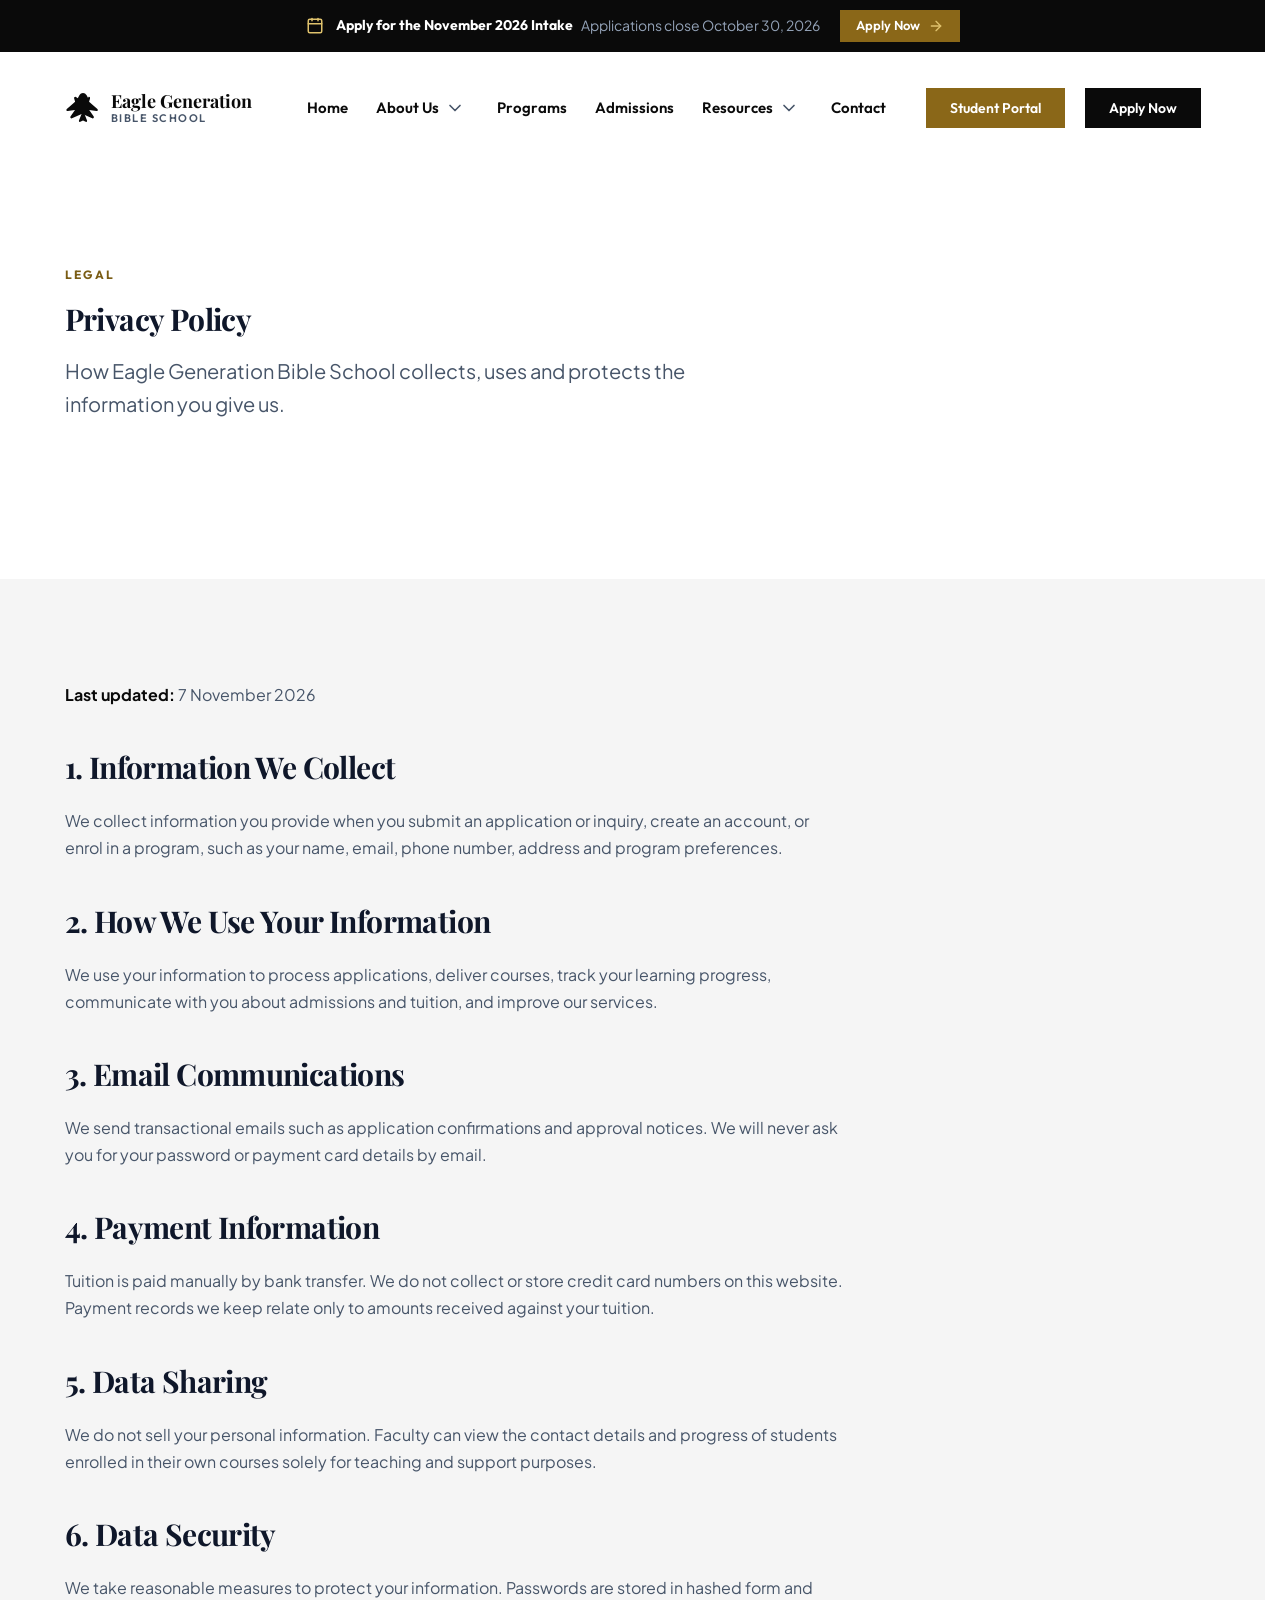
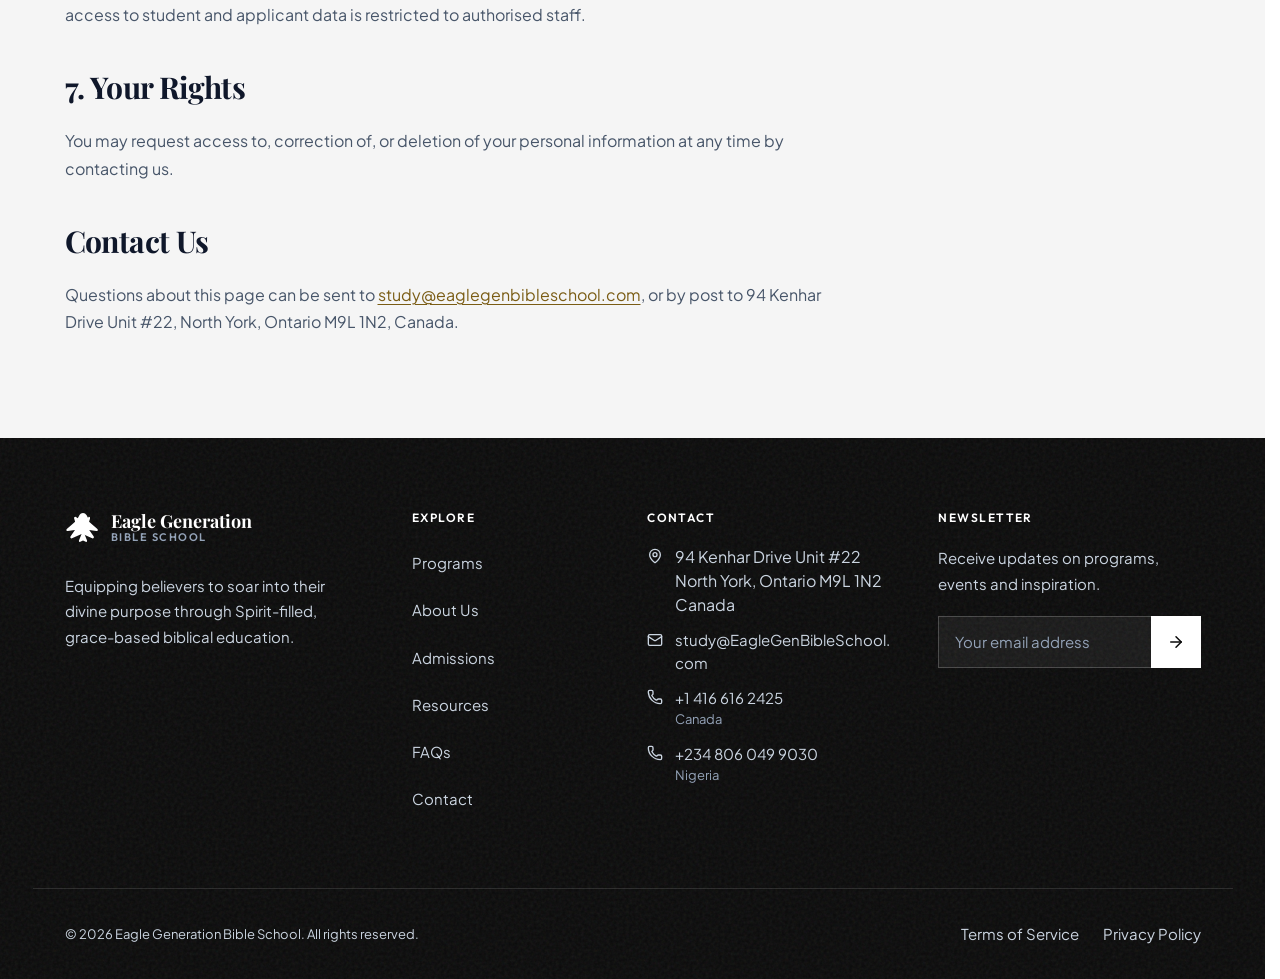
<file: privacy.html>
<!doctype html>
<html lang="en">
<head>
  <meta charset="utf-8">
  <meta name="viewport" content="width=device-width, initial-scale=1, viewport-fit=cover">
  <title>Privacy Policy — Eagle Generation Bible School</title>
  <meta name="description" content="How Eagle Generation Bible School collects, uses and protects the information you give us, and the rights you have over it.">
  <meta name="robots" content="index, follow">
  <meta name="theme-color" content="#000000">
  <link rel="canonical" href="https://eaglegenbibleschool.com/privacy.html">
  <link rel="icon" href="assets/favicon.ico" sizes="32x32">
  <link rel="icon" href="assets/favicon.svg" type="image/svg+xml">
  <link rel="apple-touch-icon" href="assets/apple-touch-icon.png">
  <link rel="manifest" href="site.webmanifest">

  <meta property="og:type" content="website">
  <meta property="og:site_name" content="Eagle Generation Bible School">
  <meta property="og:title" content="Privacy Policy — Eagle Generation Bible School">
  <meta property="og:description" content="How Eagle Generation Bible School collects, uses and protects the information you give us, and the rights you have over it.">
  <meta property="og:url" content="https://eaglegenbibleschool.com/privacy.html">
  <meta property="og:image" content="https://eaglegenbibleschool.com/assets/hero.jpg">
  <meta name="twitter:card" content="summary_large_image">
  <meta name="twitter:title" content="Privacy Policy — Eagle Generation Bible School">
  <meta name="twitter:description" content="How Eagle Generation Bible School collects, uses and protects the information you give us, and the rights you have over it.">
  <meta name="twitter:image" content="https://eaglegenbibleschool.com/assets/hero.jpg">

  <link rel="preconnect" href="https://fonts.googleapis.com">
  <link rel="preconnect" href="https://fonts.gstatic.com" crossorigin>
  <link rel="stylesheet" href="https://fonts.googleapis.com/css2?family=Playfair+Display:ital,wght@0,400..900;1,500&amp;family=Plus+Jakarta+Sans:ital,wght@0,300..800&amp;family=Outfit:wght@400..800&amp;display=swap">
  <link rel="stylesheet" href="css/tokens.css">
  <link rel="stylesheet" href="css/base.css">
  <link rel="stylesheet" href="css/layout.css">
  <link rel="stylesheet" href="css/components.css">
  <noscript><style>[data-reveal]{opacity:1}</style></noscript>
</head>
<body>
  <a class="skip-link" href="#main">Skip to content</a>
  <div data-chrome="header"></div>
  <noscript>
    <nav class="noscript-nav" data-noscript-nav aria-label="All pages">
      <ul>
        <li><a href="index.html">Home</a></li>
        <li><a href="about.html">About Us</a></li>
        <li><a href="our-faculty.html">Faculty</a></li>
        <li><a href="courses.html">Programs</a></li>
        <li><a href="admissions.html">Admissions</a></li>
        <li><a href="resources.html">Resources</a></li>
        <li><a href="faq.html">FAQs</a></li>
        <li><a href="contact.html">Contact</a></li>
        <li><a href="privacy.html">Privacy Policy</a></li>
        <li><a href="terms.html">Terms of Service</a></li>
      </ul>
    </nav>
  </noscript>

  <main id="main">
    <section class="section">
      <div class="container">
        <div class="section__head" data-reveal>
          <p class="eyebrow">Legal</p>
          <h1>Privacy Policy</h1>
          <p class="lede">How Eagle Generation Bible School collects, uses and protects the information you give us.</p>
        </div>
      </div>
    </section>

    <section class="section section--muted">
      <div class="container">
        <div class="prose" data-reveal>
          <p><strong>Last updated:</strong> 7 November 2026</p>

          <h2>1. Information We Collect</h2>
          <p>We collect information you provide when you submit an application or inquiry, create an account, or enrol in a program, such as your name, email, phone number, address and program preferences.</p>

          <h2>2. How We Use Your Information</h2>
          <p>We use your information to process applications, deliver courses, track your learning progress, communicate with you about admissions and tuition, and improve our services.</p>

          <h2>3. Email Communications</h2>
          <p>We send transactional emails such as application confirmations and approval notices. We will never ask you for your password or payment card details by email.</p>

          <h2>4. Payment Information</h2>
          <p>Tuition is paid manually by bank transfer. We do not collect or store credit card numbers on this website. Payment records we keep relate only to amounts received against your tuition.</p>

          <h2>5. Data Sharing</h2>
          <p>We do not sell your personal information. Faculty can view the contact details and progress of students enrolled in their own courses solely for teaching and support purposes.</p>

          <h2>6. Data Security</h2>
          <p>We take reasonable measures to protect your information. Passwords are stored in hashed form and access to student and applicant data is restricted to authorised staff.</p>

          <h2>7. Your Rights</h2>
          <p>You may request access to, correction of, or deletion of your personal information at any time by contacting us.</p>

          <h2>Contact Us</h2>
          <p>Questions about this page can be sent to <a href="mailto:study@eaglegenbibleschool.com">study@eaglegenbibleschool.com</a>, or by post to 94 Kenhar Drive Unit #22, North York, Ontario M9L 1N2, Canada.</p>
        </div>
      </div>
    </section>
  </main>

  <div data-chrome="footer"></div>
  <script type="module" src="js/main.js"></script>
</body>
</html>
</file>
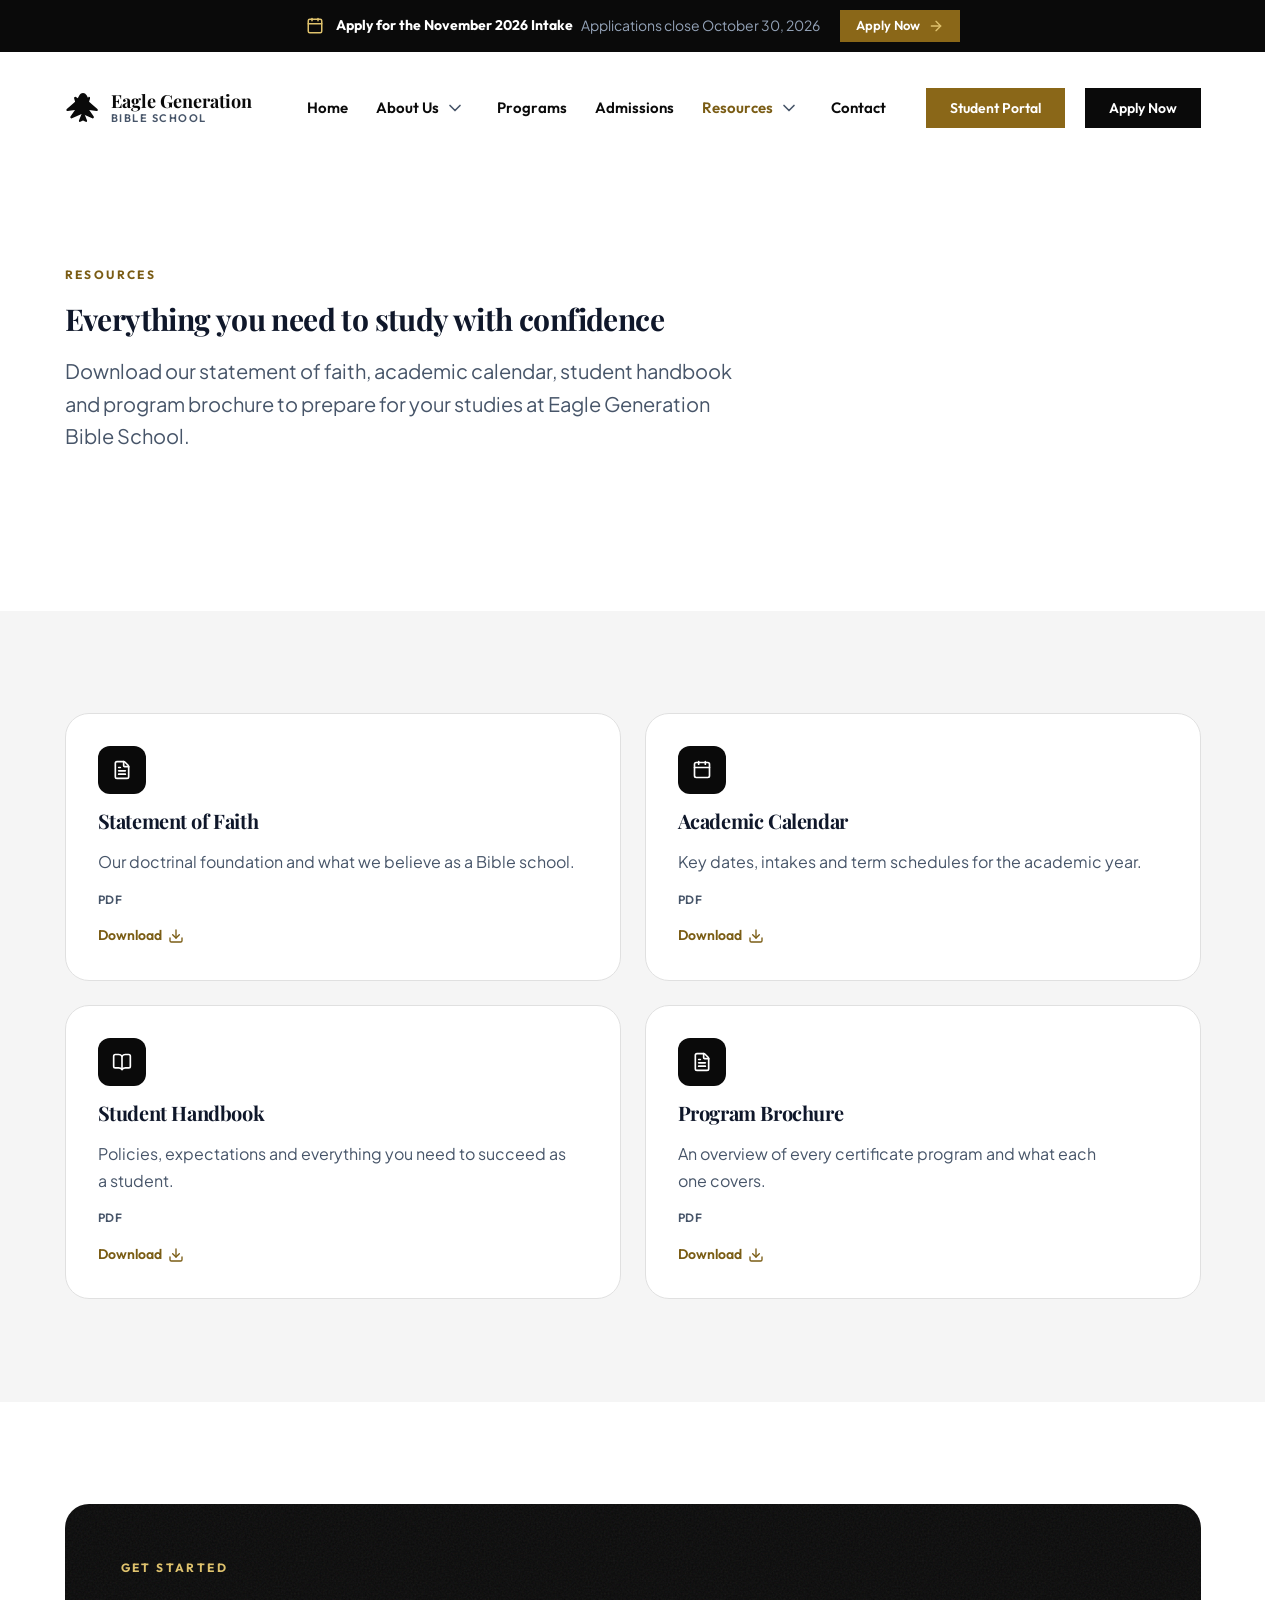
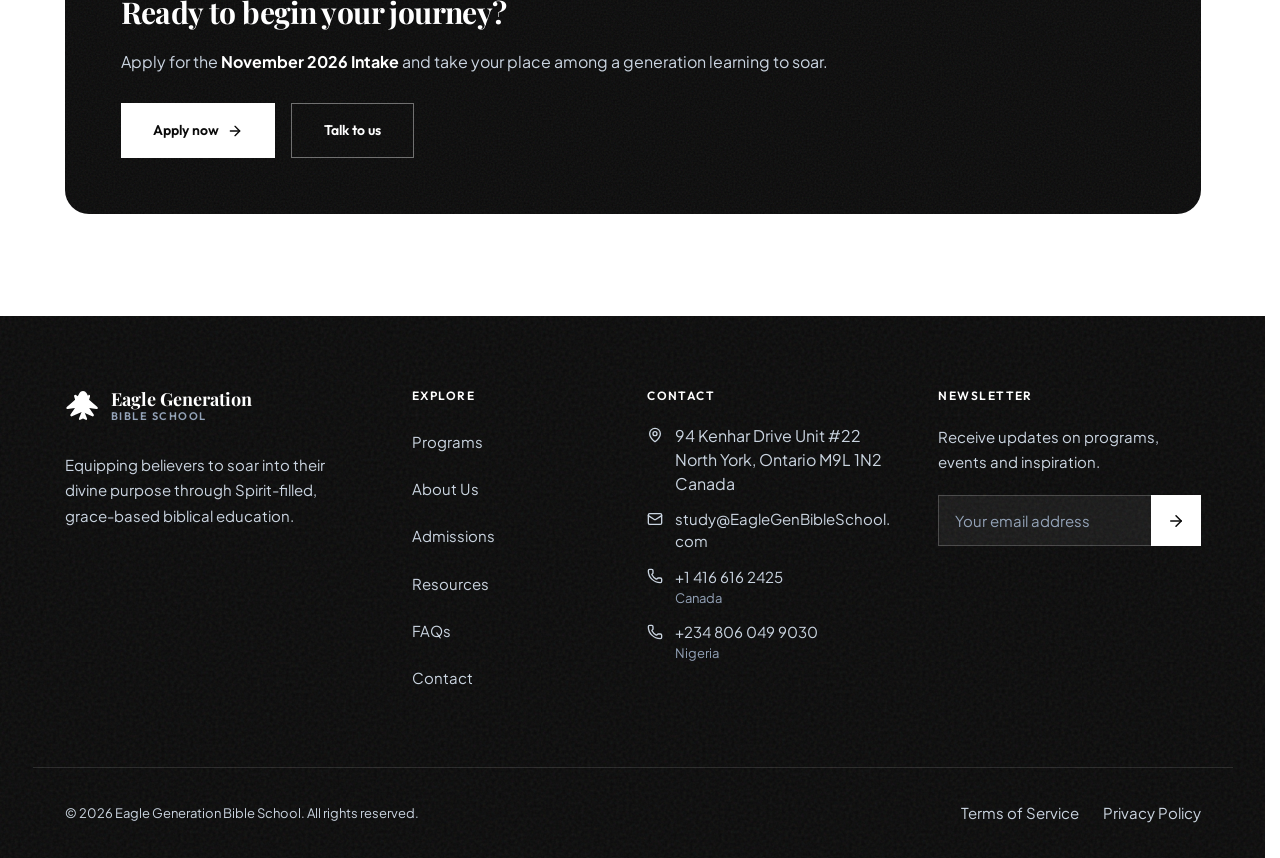
<file: resources.html>
<!doctype html>
<html lang="en">
<head>
  <meta charset="utf-8">
  <meta name="viewport" content="width=device-width, initial-scale=1, viewport-fit=cover">
  <title>Resources — Eagle Generation Bible School</title>
  <meta name="description" content="Free study materials, teaching notes and reading guides to support your study of scripture.">
  <meta name="robots" content="index, follow">
  <meta name="theme-color" content="#000000">
  <link rel="canonical" href="https://eaglegenbibleschool.com/resources.html">
  <link rel="icon" href="assets/favicon.ico" sizes="32x32">
  <link rel="icon" href="assets/favicon.svg" type="image/svg+xml">
  <link rel="apple-touch-icon" href="assets/apple-touch-icon.png">
  <link rel="manifest" href="site.webmanifest">

  <meta property="og:type" content="website">
  <meta property="og:site_name" content="Eagle Generation Bible School">
  <meta property="og:title" content="Resources — Eagle Generation Bible School">
  <meta property="og:description" content="Free study materials, teaching notes and reading guides to support your study of scripture.">
  <meta property="og:url" content="https://eaglegenbibleschool.com/resources.html">
  <meta property="og:image" content="https://eaglegenbibleschool.com/assets/hero.jpg">
  <meta name="twitter:card" content="summary_large_image">
  <meta name="twitter:title" content="Resources — Eagle Generation Bible School">
  <meta name="twitter:description" content="Free study materials, teaching notes and reading guides to support your study of scripture.">
  <meta name="twitter:image" content="https://eaglegenbibleschool.com/assets/hero.jpg">

  <link rel="preconnect" href="https://fonts.googleapis.com">
  <link rel="preconnect" href="https://fonts.gstatic.com" crossorigin>
  <link rel="stylesheet" href="https://fonts.googleapis.com/css2?family=Playfair+Display:ital,wght@0,400..900;1,500&amp;family=Plus+Jakarta+Sans:ital,wght@0,300..800&amp;family=Outfit:wght@400..800&amp;display=swap">
  <link rel="stylesheet" href="css/tokens.css">
  <link rel="stylesheet" href="css/base.css">
  <link rel="stylesheet" href="css/layout.css">
  <link rel="stylesheet" href="css/components.css">
  <noscript><style>[data-reveal]{opacity:1}</style></noscript>
</head>
<body>
  <a class="skip-link" href="#main">Skip to content</a>
  <div data-chrome="header"></div>
  <noscript>
    <nav class="noscript-nav" data-noscript-nav aria-label="All pages">
      <ul>
        <li><a href="index.html">Home</a></li>
        <li><a href="about.html">About Us</a></li>
        <li><a href="our-faculty.html">Faculty</a></li>
        <li><a href="courses.html">Programs</a></li>
        <li><a href="admissions.html">Admissions</a></li>
        <li><a href="resources.html">Resources</a></li>
        <li><a href="faq.html">FAQs</a></li>
        <li><a href="contact.html">Contact</a></li>
        <li><a href="privacy.html">Privacy Policy</a></li>
        <li><a href="terms.html">Terms of Service</a></li>
      </ul>
    </nav>
  </noscript>

  <main id="main">
    <section class="section">
      <div class="container">
        <div class="section__head" data-reveal>
          <p class="eyebrow">Resources</p>
          <h1>Everything you need to study with confidence</h1>
          <p class="lede">Download our statement of faith, academic calendar, student handbook and program brochure to prepare for your studies at Eagle Generation Bible School.</p>
        </div>
      </div>
    </section>

    <section class="section section--muted">
      <div class="container">
        <div class="grid grid--2">
          <article class="card" data-reveal style="--i: 0">
            <span class="icon-tile"><i data-icon="file-text"></i></span>
            <h2 class="card__title">Statement of Faith</h2>
            <p>Our doctrinal foundation and what we believe as a Bible school.</p>
            <p class="resource__format">PDF</p>
            <a class="link-arrow" href="#">Download<i data-icon="download"></i></a>
          </article>
          <article class="card" data-reveal style="--i: 1">
            <span class="icon-tile"><i data-icon="calendar"></i></span>
            <h2 class="card__title">Academic Calendar</h2>
            <p>Key dates, intakes and term schedules for the academic year.</p>
            <p class="resource__format">PDF</p>
            <a class="link-arrow" href="#">Download<i data-icon="download"></i></a>
          </article>
          <article class="card" data-reveal style="--i: 2">
            <span class="icon-tile"><i data-icon="book-open"></i></span>
            <h2 class="card__title">Student Handbook</h2>
            <p>Policies, expectations and everything you need to succeed as a student.</p>
            <p class="resource__format">PDF</p>
            <a class="link-arrow" href="#">Download<i data-icon="download"></i></a>
          </article>
          <article class="card" data-reveal style="--i: 3">
            <span class="icon-tile"><i data-icon="file-text"></i></span>
            <h2 class="card__title">Program Brochure</h2>
            <p>An overview of every certificate program and what each one covers.</p>
            <p class="resource__format">PDF</p>
            <a class="link-arrow" href="#">Download<i data-icon="download"></i></a>
          </article>
        </div>
      </div>
    </section>

    <section class="section">
      <div class="container">
        <div class="panel panel--dark grain" data-reveal>
          <p class="eyebrow">Get started</p>
          <h2>Ready to begin your journey?</h2>
          <p>Apply for the <strong>November 2026 Intake</strong> and take your place among a generation learning to soar.</p>
          <div class="hero__actions">
            <a class="btn btn--light btn--lg" href="admissions.html">Apply now<i data-icon="arrow-right"></i></a>
            <a class="btn btn--outline-light btn--lg" href="contact.html">Talk to us</a>
          </div>
        </div>
      </div>
    </section>
  </main>

  <div data-chrome="footer"></div>
  <script type="module" src="js/main.js"></script>
</body>
</html>
</file>
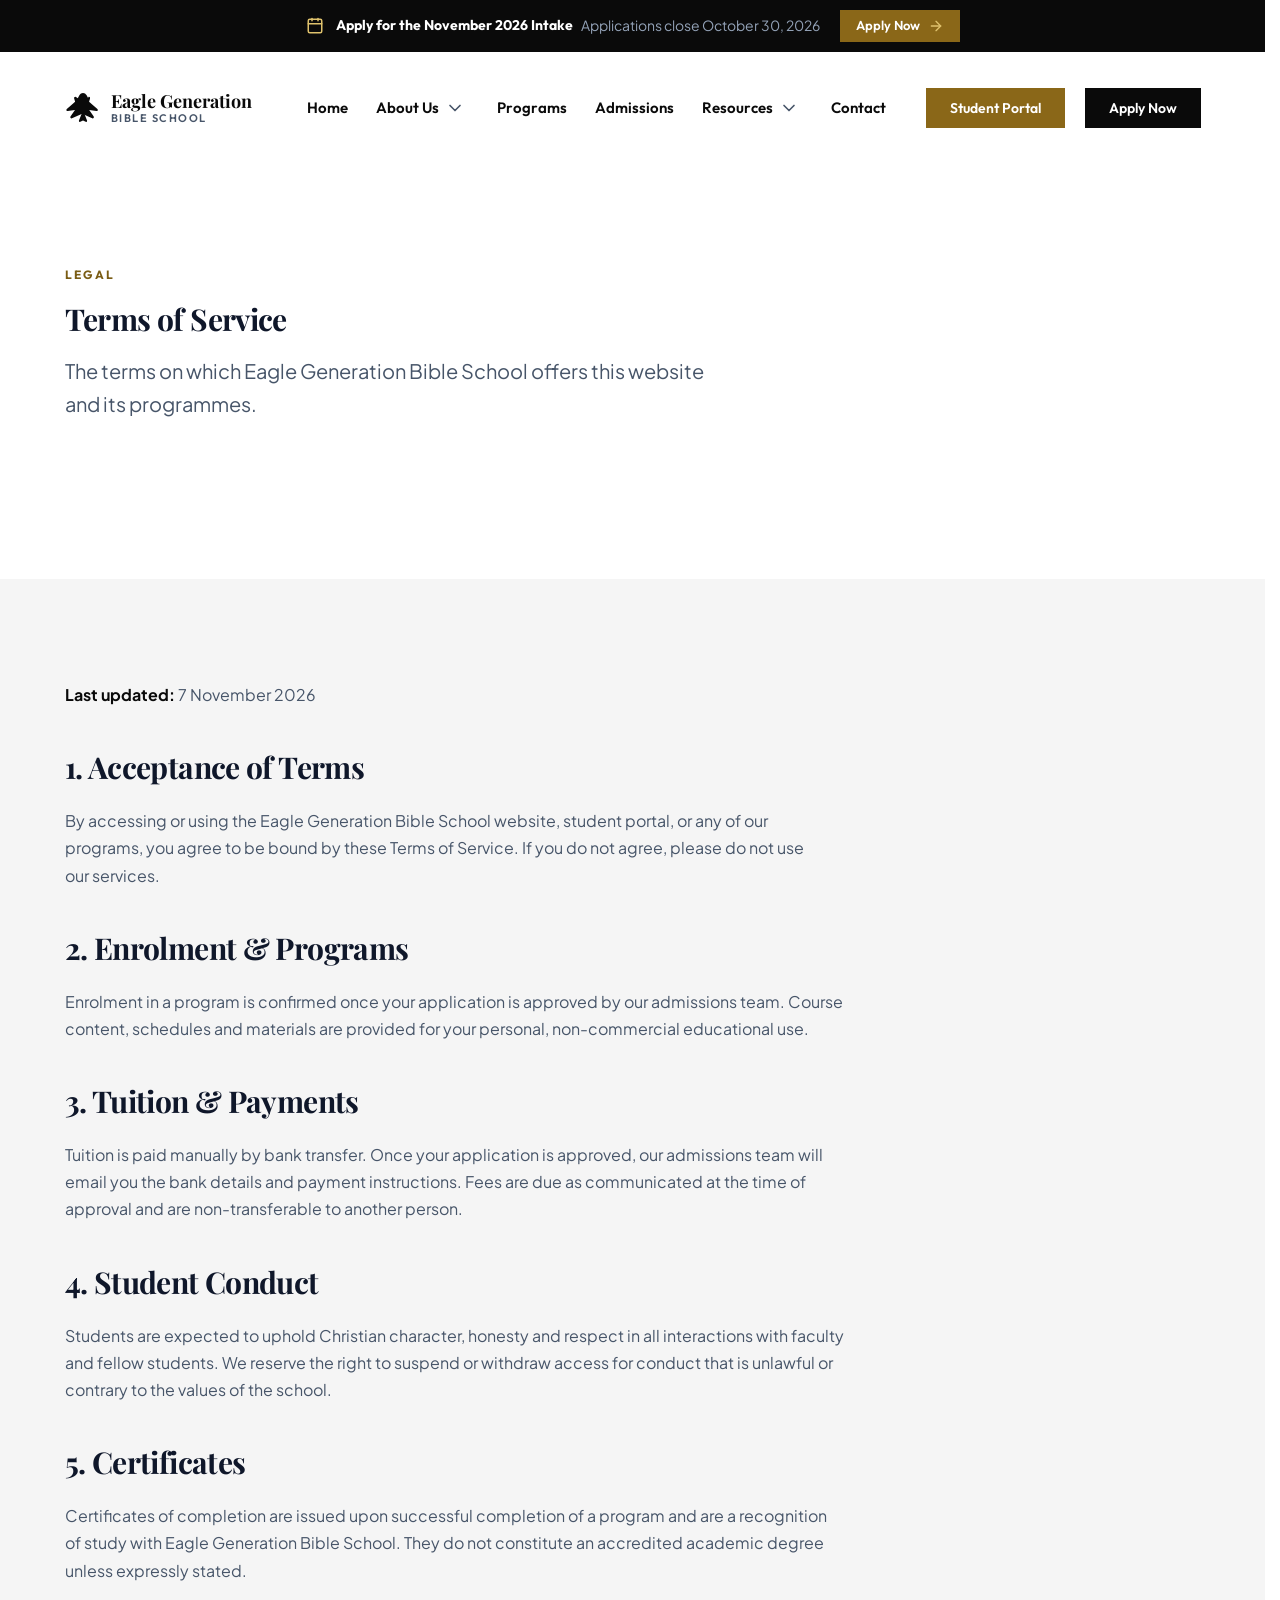
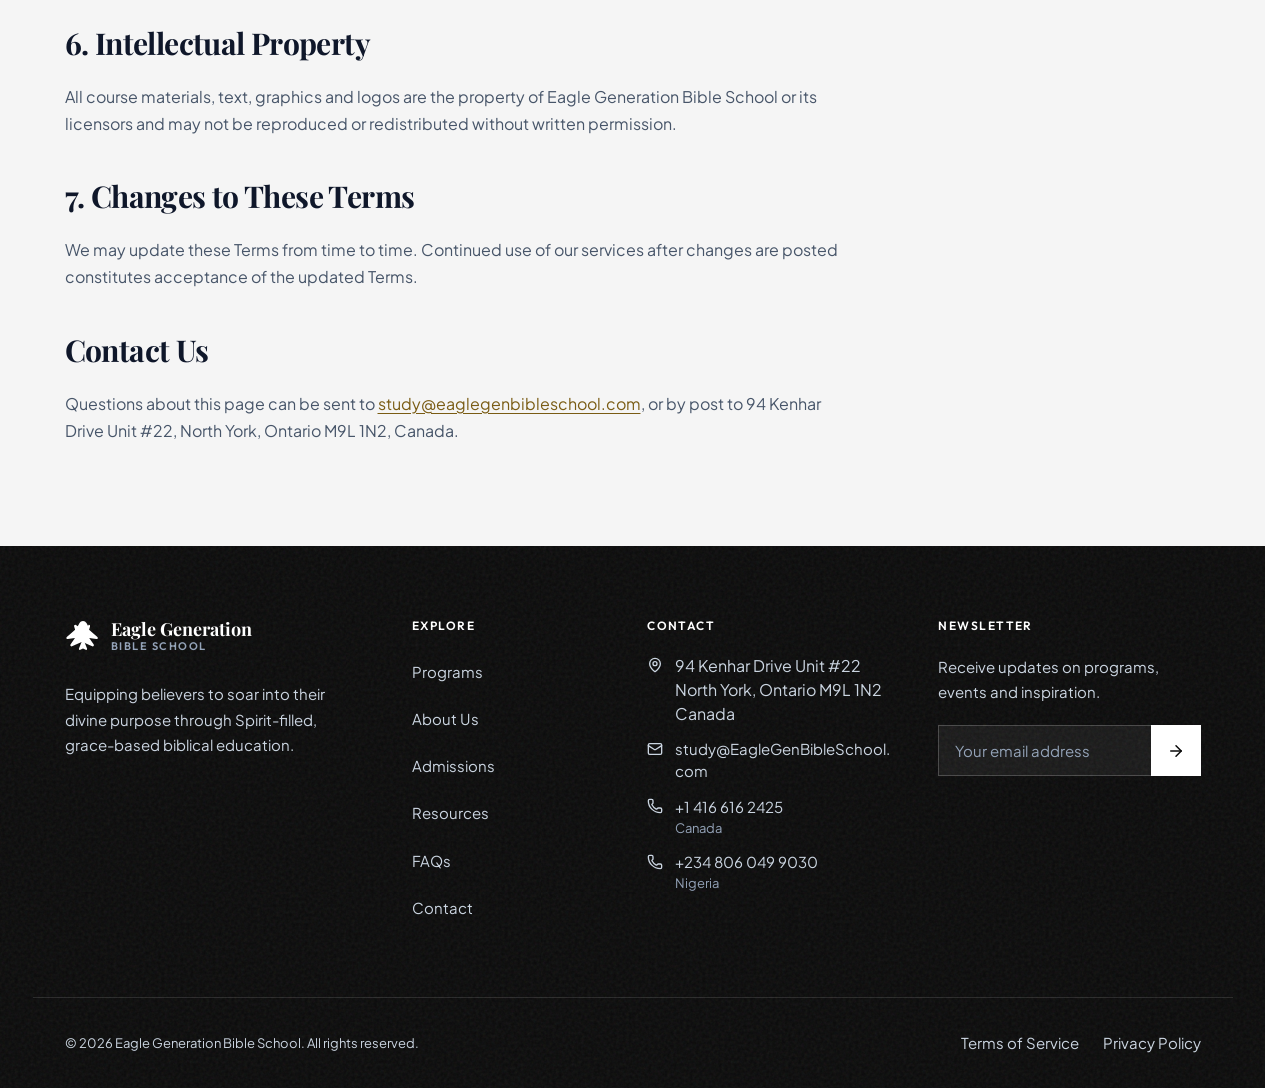
<file: terms.html>
<!doctype html>
<html lang="en">
<head>
  <meta charset="utf-8">
  <meta name="viewport" content="width=device-width, initial-scale=1, viewport-fit=cover">
  <title>Terms of Service — Eagle Generation Bible School</title>
  <meta name="description" content="The terms on which Eagle Generation Bible School offers this website and its programmes: enrolment, tuition, conduct and intellectual property.">
  <meta name="robots" content="index, follow">
  <meta name="theme-color" content="#000000">
  <link rel="canonical" href="https://eaglegenbibleschool.com/terms.html">
  <link rel="icon" href="assets/favicon.ico" sizes="32x32">
  <link rel="icon" href="assets/favicon.svg" type="image/svg+xml">
  <link rel="apple-touch-icon" href="assets/apple-touch-icon.png">
  <link rel="manifest" href="site.webmanifest">

  <meta property="og:type" content="website">
  <meta property="og:site_name" content="Eagle Generation Bible School">
  <meta property="og:title" content="Terms of Service — Eagle Generation Bible School">
  <meta property="og:description" content="The terms on which Eagle Generation Bible School offers this website and its programmes: enrolment, tuition, conduct and intellectual property.">
  <meta property="og:url" content="https://eaglegenbibleschool.com/terms.html">
  <meta property="og:image" content="https://eaglegenbibleschool.com/assets/hero.jpg">
  <meta name="twitter:card" content="summary_large_image">
  <meta name="twitter:title" content="Terms of Service — Eagle Generation Bible School">
  <meta name="twitter:description" content="The terms on which Eagle Generation Bible School offers this website and its programmes: enrolment, tuition, conduct and intellectual property.">
  <meta name="twitter:image" content="https://eaglegenbibleschool.com/assets/hero.jpg">

  <link rel="preconnect" href="https://fonts.googleapis.com">
  <link rel="preconnect" href="https://fonts.gstatic.com" crossorigin>
  <link rel="stylesheet" href="https://fonts.googleapis.com/css2?family=Playfair+Display:ital,wght@0,400..900;1,500&amp;family=Plus+Jakarta+Sans:ital,wght@0,300..800&amp;family=Outfit:wght@400..800&amp;display=swap">
  <link rel="stylesheet" href="css/tokens.css">
  <link rel="stylesheet" href="css/base.css">
  <link rel="stylesheet" href="css/layout.css">
  <link rel="stylesheet" href="css/components.css">
  <noscript><style>[data-reveal]{opacity:1}</style></noscript>
</head>
<body>
  <a class="skip-link" href="#main">Skip to content</a>
  <div data-chrome="header"></div>
  <noscript>
    <nav class="noscript-nav" data-noscript-nav aria-label="All pages">
      <ul>
        <li><a href="index.html">Home</a></li>
        <li><a href="about.html">About Us</a></li>
        <li><a href="our-faculty.html">Faculty</a></li>
        <li><a href="courses.html">Programs</a></li>
        <li><a href="admissions.html">Admissions</a></li>
        <li><a href="resources.html">Resources</a></li>
        <li><a href="faq.html">FAQs</a></li>
        <li><a href="contact.html">Contact</a></li>
        <li><a href="privacy.html">Privacy Policy</a></li>
        <li><a href="terms.html">Terms of Service</a></li>
      </ul>
    </nav>
  </noscript>

  <main id="main">
    <section class="section">
      <div class="container">
        <div class="section__head" data-reveal>
          <p class="eyebrow">Legal</p>
          <h1>Terms of Service</h1>
          <p class="lede">The terms on which Eagle Generation Bible School offers this website and its programmes.</p>
        </div>
      </div>
    </section>

    <section class="section section--muted">
      <div class="container">
        <div class="prose" data-reveal>
          <p><strong>Last updated:</strong> 7 November 2026</p>

          <h2>1. Acceptance of Terms</h2>
          <p>By accessing or using the Eagle Generation Bible School website, student portal, or any of our programs, you agree to be bound by these Terms of Service. If you do not agree, please do not use our services.</p>

          <h2>2. Enrolment &amp; Programs</h2>
          <p>Enrolment in a program is confirmed once your application is approved by our admissions team. Course content, schedules and materials are provided for your personal, non-commercial educational use.</p>

          <h2>3. Tuition &amp; Payments</h2>
          <p>Tuition is paid manually by bank transfer. Once your application is approved, our admissions team will email you the bank details and payment instructions. Fees are due as communicated at the time of approval and are non-transferable to another person.</p>

          <h2>4. Student Conduct</h2>
          <p>Students are expected to uphold Christian character, honesty and respect in all interactions with faculty and fellow students. We reserve the right to suspend or withdraw access for conduct that is unlawful or contrary to the values of the school.</p>

          <h2>5. Certificates</h2>
          <p>Certificates of completion are issued upon successful completion of a program and are a recognition of study with Eagle Generation Bible School. They do not constitute an accredited academic degree unless expressly stated.</p>

          <h2>6. Intellectual Property</h2>
          <p>All course materials, text, graphics and logos are the property of Eagle Generation Bible School or its licensors and may not be reproduced or redistributed without written permission.</p>

          <h2>7. Changes to These Terms</h2>
          <p>We may update these Terms from time to time. Continued use of our services after changes are posted constitutes acceptance of the updated Terms.</p>

          <h2>Contact Us</h2>
          <p>Questions about this page can be sent to <a href="mailto:study@eaglegenbibleschool.com">study@eaglegenbibleschool.com</a>, or by post to 94 Kenhar Drive Unit #22, North York, Ontario M9L 1N2, Canada.</p>
        </div>
      </div>
    </section>
  </main>

  <div data-chrome="footer"></div>
  <script type="module" src="js/main.js"></script>
</body>
</html>
</file>
<file: css/tokens.css>
:root {
  --bg: #ffffff;
  --fg: #0a0a0a;
  --muted: #f5f5f5;
  --muted-fg: #475569;
  --heading: #0f172a;
  --border: #e0e0e0;
  --accent: #a87e1e;
  --accent-soft: #cba135;
  --accent-strong: #8a6718;
  --accent-light: #dfc26d;
  --accent-link: #7a5c14;

  --slate-50: #f8fafc;
  --slate-100: #f1f5f9;
  --slate-200: #e2e8f0;
  --slate-300: #cbd5e1;
  --slate-400: #94a3b8;
  --slate-500: #64748b;
  --slate-600: #475569;
  --slate-900: #0f172a;
  --neutral-500: #737373;
  --neutral-700: #404040;
  --neutral-800: #262626;
  --neutral-950: #0a0a0a;

  --radius: 0.75rem;
  --radius-card: 1.5rem;
  --font-serif: "Playfair Display", Georgia, serif;
  --font-display: "Outfit", system-ui, sans-serif;
  --font-body: "Plus Jakarta Sans", system-ui, sans-serif;
  --container: 1200px;
  --ease-out: cubic-bezier(0.22, 1, 0.36, 1);

  --gutter: 1rem;
  --focus-ring: var(--accent);
  --text-strong: var(--fg);
  --text-caption: var(--slate-600);
}

@media (min-width: 768px) {
  :root {
    --gutter: 2rem;
  }
}
</file>
<file: css/base.css>
*,
*::before,
*::after {
  box-sizing: border-box;
}

* {
  margin: 0;
}

html {
  -webkit-text-size-adjust: 100%;
  scroll-behavior: smooth;
  scroll-padding-top: 8rem;
  scrollbar-gutter: stable;
}

body {
  background: var(--bg);
  color: var(--muted-fg);
  display: flex;
  flex-direction: column;
  font-family: var(--font-body);
  font-size: 1rem;
  font-weight: 400;
  line-height: 1.7;
  min-height: 100dvh;
  overflow-wrap: break-word;
  -webkit-font-smoothing: antialiased;
  -moz-osx-font-smoothing: grayscale;
  text-rendering: optimizeLegibility;
}

img,
svg,
video,
canvas,
picture {
  display: block;
  max-width: 100%;
}

img,
video {
  height: auto;
}

h1,
h2,
h3,
h4 {
  color: var(--heading);
  font-family: var(--font-serif);
  font-weight: 700;
  line-height: 1.15;
  text-wrap: balance;
}

h1,
h2 {
  letter-spacing: -0.02em;
}

h1,
h2 {
  font-size: 1.875rem;
  line-height: 1.3;
}

h3 {
  font-size: 1.25rem;
  line-height: 1.3;
}

h4 {
  font-size: 1.0625rem;
  line-height: 1.4;
}

p {
  text-wrap: pretty;
}

a {
  color: var(--accent-link);
  text-decoration-thickness: 1px;
  text-underline-offset: 0.2em;
}

a:hover {
  color: var(--accent);
}

ul,
ol {
  padding-left: 1.25rem;
}

li {
  margin-block: 0.25rem;
}

strong {
  color: var(--text-strong);
  font-weight: 700;
}

blockquote {
  font-family: var(--font-serif);
}

hr {
  border: 0;
  border-top: 1px solid var(--border);
}

button,
input,
select,
textarea {
  color: inherit;
  font: inherit;
  letter-spacing: inherit;
}

button {
  background: none;
  border: 0;
  cursor: pointer;
}

textarea {
  resize: vertical;
}

table {
  border-collapse: collapse;
  width: 100%;
}

th {
  color: var(--fg);
  font-family: var(--font-display);
  font-weight: 600;
  text-align: left;
}

:focus-visible {
  outline: 2px solid var(--focus-ring);
  outline-offset: 2px;
}

.panel--dark,
.section--dark,
.site-footer,
.hero__badge {
  --accent-link: var(--accent-light);
  --focus-ring: #ffffff;
  --text-strong: #ffffff;
  --text-caption: var(--slate-400);
}

.container {
  margin-inline: auto;
  max-width: var(--container);
  padding-inline: var(--gutter);
  width: 100%;
}

.eyebrow {
  align-items: center;
  color: var(--accent-link);
  display: flex;
  gap: 0.5rem;
  font-family: var(--font-display);
  font-size: 0.75rem;
  font-weight: 700;
  letter-spacing: 0.2em;
  line-height: 1.4;
  text-transform: uppercase;
}

.lede {
  font-size: 1.125rem;
  line-height: 1.625;
  max-width: 42rem;
}

@media (min-width: 768px) {
  .lede {
    font-size: 1.25rem;
  }
}

.prose {
  max-width: 65ch;
}

.prose > * + * {
  margin-top: 1.25rem;
}

.prose h2 {
  margin-top: 2.5rem;
}

.visually-hidden {
  border: 0;
  clip-path: inset(50%);
  height: 1px;
  overflow: hidden;
  padding: 0;
  position: absolute;
  white-space: nowrap;
  width: 1px;
}

.skip-link {
  background: var(--fg);
  color: #ffffff;
  font-family: var(--font-display);
  font-size: 0.875rem;
  font-weight: 600;
  left: var(--gutter);
  padding: 0.75rem 1.25rem;
  position: fixed;
  text-decoration: none;
  top: 0;
  transform: translateY(-120%);
  z-index: 100;
}

.skip-link:focus-visible {
  color: #ffffff;
  transform: translateY(0);
}

[hidden] {
  display: none !important;
}

[data-reveal] {
  opacity: 0;
}

[data-reveal].is-visible {
  animation: fadeUp 0.7s var(--ease-out) both;
  animation-delay: calc(var(--i, 0) * 80ms);
  opacity: 1;
}

@keyframes fadeUp {
  from {
    opacity: 0;
    transform: translateY(1rem);
  }
}

@media (prefers-reduced-motion: reduce) {
  html {
    scroll-behavior: auto;
  }

  [data-reveal],
  [data-reveal].is-visible {
    animation: none;
    opacity: 1;
  }

  *,
  *::before,
  *::after {
    animation-duration: 0.01ms !important;
    animation-iteration-count: 1 !important;
    scroll-behavior: auto !important;
    transition-duration: 0.01ms !important;
  }
}
</file>
<file: css/layout.css>
[data-chrome] {
  display: contents;
}

main {
  flex: 1 0 auto;
}

.site-header {
  background: rgb(255 255 255 / 0.9);
  backdrop-filter: blur(12px);
  -webkit-backdrop-filter: blur(12px);
  border-bottom: 1px solid transparent;
  left: 0;
  position: sticky;
  right: 0;
  top: 0;
  transition: border-color 0.2s var(--ease-out);
  z-index: 50;
}

.site-header[data-scrolled] {
  border-bottom-color: var(--border);
}

.site-header__inner {
  align-items: center;
  display: flex;
  gap: 1.5rem;
  height: 7rem;
  justify-content: space-between;
}

.brand {
  align-items: center;
  color: var(--fg);
  display: inline-flex;
  flex: none;
  gap: 0.625rem;
  text-decoration: none;
}

.brand__mark {
  height: 2.25rem;
  width: 2.25rem;
}

.brand__text {
  display: grid;
  line-height: 1.1;
}

.brand__name {
  font-family: var(--font-serif);
  font-size: 1.125rem;
  font-weight: 700;
}

.brand__sub {
  color: var(--text-caption);
  font-family: var(--font-display);
  font-size: 0.6875rem;
  font-weight: 600;
  letter-spacing: 0.14em;
  text-transform: uppercase;
}

.nav__list,
.nav__dropdown,
.nav__actions {
  list-style: none;
  margin: 0;
  padding: 0;
}

.nav__link,
.nav__sublink,
.nav__portal {
  color: var(--fg);
  font-family: var(--font-display);
  font-size: 0.9375rem;
  font-weight: 600;
  text-decoration: none;
}

.nav__link:hover,
.nav__sublink:hover,
.nav__portal:hover {
  color: var(--accent);
}

.nav__link[aria-current],
.nav__sublink[aria-current] {
  color: var(--accent-link);
}

.nav__chevron {
  align-items: center;
  color: inherit;
  display: inline-flex;
  padding: 0.25rem;
}

.nav__chevron-icon {
  height: 0.875rem;
  transition: transform 0.2s var(--ease-out);
  width: 0.875rem;
}

.nav__item--menu[data-open] .nav__chevron-icon {
  transform: rotate(180deg);
}

.nav-toggle {
  align-items: center;
  color: var(--fg);
  display: inline-flex;
  justify-content: center;
  margin-right: -0.5rem;
  padding: 0.5rem;
}

.nav-toggle .icon {
  height: 1.5rem;
  width: 1.5rem;
}

.nav-toggle__close,
.nav-toggle[aria-expanded='true'] .nav-toggle__open {
  display: none;
}

.nav-toggle[aria-expanded='true'] .nav-toggle__close {
  display: block;
}

.is-nav-open {
  overflow: hidden;
}

@media (max-width: 1023px) {
  .site-nav {
    background: var(--bg);
    border-top: 1px solid var(--border);
    display: none;
    flex-direction: column;
    gap: 2rem;
    height: calc(100vh - 7rem);
    height: calc(100dvh - 7rem);
    left: 0;
    overflow-y: auto;
    overscroll-behavior: contain;
    padding: 2rem var(--gutter) 3rem;
    position: absolute;
    right: 0;
    top: 100%;
    z-index: 40;
  }

  .site-nav[data-open] {
    display: flex;
  }

  .nav__list {
    display: grid;
  }

  .nav__item {
    border-bottom: 1px solid var(--border);
    padding-block: 0.875rem;
  }

  .nav__item--menu {
    align-items: center;
    display: flex;
    flex-wrap: wrap;
    gap: 0.25rem;
  }

  .nav__link {
    font-size: 1.125rem;
  }

  .nav__chevron {
    display: none;
  }

  .nav__dropdown {
    display: grid;
    flex-basis: 100%;
    gap: 0.5rem;
    padding: 0.75rem 0 0.25rem 1rem;
  }

  .nav__sublink {
    color: var(--text-caption);
  }

  .nav__actions {
    display: grid;
    gap: 1rem;
    justify-items: start;
  }

  .nav__actions .btn {
    justify-content: center;
    width: 100%;
  }
}

@media (min-width: 1024px) {
  .nav-toggle {
    display: none;
  }

  .site-nav {
    align-items: stretch;
    align-self: stretch;
    display: flex;
    gap: 2.5rem;
    justify-content: flex-end;
  }

  .nav,
  .nav__list {
    align-items: stretch;
    display: flex;
  }

  .nav__actions {
    align-items: center;
    display: flex;
  }

  .nav__list {
    gap: 1.75rem;
  }

  .nav__item {
    align-items: center;
    display: flex;
  }

  .nav__actions {
    gap: 1.25rem;
  }

  .nav__item--menu {
    gap: 0.125rem;
    position: relative;
  }

  .nav__dropdown {
    background: var(--bg);
    border: 1px solid var(--border);
    border-radius: var(--radius);
    box-shadow: 0 1rem 2.5rem rgb(10 10 10 / 0.1);
    display: grid;
    left: 0;
    min-width: 11rem;
    opacity: 0;
    padding: 0.5rem;
    position: absolute;
    top: 100%;
    transform: translateY(0.25rem);
    transition: opacity 0.18s var(--ease-out), transform 0.18s var(--ease-out),
      visibility 0.18s;
    visibility: hidden;
  }

  .nav__item--menu[data-open] .nav__dropdown {
    opacity: 1;
    transform: translateY(0);
    visibility: visible;
  }

  .nav__sublink {
    border-radius: calc(var(--radius) - 0.375rem);
    display: block;
    font-size: 0.875rem;
    padding: 0.5rem 0.75rem;
  }

  .nav__sublink:hover {
    background: var(--muted);
  }
}

.site-footer {
  background: var(--fg);
  color: var(--slate-300);
  overflow: hidden;
  position: relative;
}

.site-footer .brand,
.site-footer__heading {
  color: #ffffff;
}

.site-footer .brand__sub {
  color: var(--slate-400);
}

.site-footer__inner {
  display: grid;
  gap: 2.5rem;
  padding-block: clamp(3rem, 6vw, 4.5rem);
}

.site-footer__blurb {
  font-size: 0.9375rem;
  margin-top: 1.25rem;
  max-width: 34ch;
}

.site-footer__heading {
  font-family: var(--font-display);
  font-size: 0.75rem;
  font-weight: 600;
  letter-spacing: 0.12em;
  text-transform: uppercase;
}

.site-footer__links,
.site-footer__contact,
.site-footer__legal {
  display: grid;
  gap: 0.75rem;
  list-style: none;
  margin: 1.25rem 0 0;
  padding: 0;
}

.site-footer a {
  color: inherit;
  font-size: 0.9375rem;
  text-decoration: none;
}

.site-footer a:hover {
  color: #ffffff;
}

.site-footer__contact li {
  display: grid;
  gap: 0.75rem;
  grid-template-columns: 1rem minmax(0, 1fr);
  line-height: 1.5;
  margin: 0;
}

.site-footer__contact .icon {
  height: 1rem;
  margin-top: 0.2rem;
  width: 1rem;
}

.newsletter {
  display: grid;
  grid-template-columns: minmax(0, 1fr) auto;
  margin-top: 1.25rem;
  max-width: 22rem;
}

.newsletter__input {
  background: rgb(255 255 255 / 0.06);
  border: 1px solid rgb(255 255 255 / 0.2);
  border-right: 0;
  color: #ffffff;
  font-size: 0.9375rem;
  min-width: 0;
  padding: 0.75rem 1rem;
}

.newsletter__input::placeholder {
  color: var(--slate-400);
}

.newsletter__input:focus {
  border-color: rgb(255 255 255 / 0.5);
  outline: none;
}

.newsletter__input:focus-visible {
  outline: 2px solid var(--focus-ring);
  outline-offset: 2px;
}

.newsletter__submit {
  align-items: center;
  background: #ffffff;
  color: var(--fg);
  display: flex;
  justify-content: center;
  padding-inline: 1rem;
}

.newsletter__submit:hover {
  background: var(--slate-200);
}

.newsletter__submit .icon {
  height: 1.125rem;
  width: 1.125rem;
}

.newsletter__status {
  font-size: 0.8125rem;
  grid-column: 1 / -1;
  min-height: 1.25rem;
  margin-top: 0.5rem;
}

.newsletter__status[data-state='error'] {
  color: var(--accent-link);
}

.newsletter__status[data-state='success'] {
  color: #ffffff;
}

.newsletter__input[aria-invalid='true'] {
  border-color: var(--accent-link);
}

.site-footer__bottom {
  align-items: center;
  border-top: 1px solid rgb(255 255 255 / 0.12);
  display: flex;
  flex-wrap: wrap;
  font-size: 0.8125rem;
  gap: 1rem;
  justify-content: space-between;
  padding-block: 1.75rem;
}

.site-footer__legal {
  display: flex;
  gap: 1.5rem;
  margin: 0;
}

@media (min-width: 640px) {
  .site-footer__inner {
    grid-template-columns: repeat(2, minmax(0, 1fr));
  }
}

@media (min-width: 1024px) {
  .site-footer__inner {
    gap: 3rem;
    grid-template-columns: minmax(0, 1.6fr) minmax(0, 1fr) minmax(0, 1.3fr) minmax(0, 1.4fr);
  }
}

.section {
  padding-block: clamp(3.5rem, 8vw, 7rem);
}

.section--tight {
  padding-block: clamp(2rem, 4vw, 3rem);
}

.section--muted {
  background: var(--muted);
}

.section--dark {
  background: var(--fg);
  color: var(--slate-300);
  overflow: hidden;
  position: relative;
}

.section--dark h2,
.section--dark h3 {
  color: #ffffff;
}

.section__head {
  display: grid;
  gap: 1rem;
  margin-bottom: clamp(2.5rem, 5vw, 3.5rem);
  max-width: 44rem;
}

.hero {
  padding-block: clamp(2.5rem, 6vw, 5rem) clamp(4rem, 9vw, 8rem);
}

.hero__inner {
  align-items: center;
  display: grid;
  gap: clamp(2.5rem, 6vw, 4rem);
}

.hero__copy {
  display: grid;
  gap: 1.25rem;
}

.hero__actions {
  display: flex;
  flex-wrap: wrap;
  gap: 1rem;
  margin-top: 0.75rem;
}

.hero__media {
  position: relative;
}

.hero__img {
  border-radius: var(--radius-card);
  object-fit: cover;
  width: 100%;
}

.hero__badge {
  background: var(--fg);
  border-radius: 1rem;
  bottom: -1.5rem;
  color: #ffffff;
  display: none;
  left: -1.5rem;
  max-width: 15rem;
  padding: 1.25rem 1.5rem;
  position: absolute;
}

@media (min-width: 640px) {
  .hero__badge {
    display: block;
  }
}

@media (min-width: 1024px) and (max-width: 1279px) {
  .site-header__inner {
    gap: 1rem;
  }

  .site-nav {
    gap: 1.25rem;
  }

  .nav__list {
    gap: 1rem;
  }

  .nav__actions {
    gap: 0.75rem;
  }
}

@media (min-width: 1024px) {
  .hero__inner {
    grid-template-columns: minmax(0, 1.05fr) minmax(0, 0.95fr);
  }
}

.section__action {
  margin-top: clamp(2rem, 4vw, 3rem);
}

.hero__badge strong {
  color: #ffffff;
  display: block;
  font-family: var(--font-serif);
  font-size: 1.5rem;
  font-weight: 700;
  line-height: 1.1;
}

.hero__badge span {
  color: var(--slate-300);
  font-family: var(--font-display);
  font-size: 0.75rem;
  font-weight: 600;
  letter-spacing: 0.08em;
  text-transform: uppercase;
}

.noscript-nav {
  margin-inline: auto;
  max-width: var(--container);
  padding: 1.5rem var(--gutter);
}

.noscript-nav ul {
  display: flex;
  flex-wrap: wrap;
  gap: 1rem 1.5rem;
  list-style: none;
  padding: 0;
}

.announce {
  background: var(--fg);
  color: #ffffff;
  --focus-ring: #ffffff;
}

.announce__inner {
  align-items: center;
  display: flex;
  flex-wrap: wrap;
  gap: 0.75rem;
  justify-content: center;
  padding-block: 0.625rem;
}

.announce .icon {
  color: var(--accent-light);
  height: 1.125rem;
  width: 1.125rem;
}

.announce__text {
  display: flex;
  flex-wrap: wrap;
  font-size: 0.875rem;
  gap: 0.5rem;
}

.announce__text strong {
  color: #ffffff;
  font-family: var(--font-display);
}

.announce__text span {
  color: var(--slate-400);
}

.announce .btn {
  margin-left: 0.5rem;
}

.site-footer__contact small {
  color: var(--slate-400);
  display: block;
  font-size: 0.8125rem;
}
</file>
<file: css/components.css>
.icon {
  flex: none;
  height: 1.25rem;
  width: 1.25rem;
}

.btn {
  align-items: center;
  border-radius: 0;
  cursor: pointer;
  display: inline-flex;
  font-family: var(--font-display);
  font-size: 0.875rem;
  font-weight: 600;
  gap: 0.5rem;
  justify-content: center;
  line-height: 1.2;
  padding: 0.75rem 1.5rem;
  text-decoration: none;
  transition: background-color 0.2s var(--ease-out),
    border-color 0.2s var(--ease-out), color 0.2s var(--ease-out);
}

.btn .icon {
  height: 1rem;
  width: 1rem;
}

.btn--dark {
  background: var(--fg);
  color: #ffffff;
}

.btn--dark:hover {
  background: var(--neutral-800);
  color: #ffffff;
}

.btn--gold {
  background: var(--accent-strong);
  color: #ffffff;
}

.btn--gold:hover {
  background: var(--accent-link);
  color: #ffffff;
}

.btn--sm {
  font-size: 0.8125rem;
  padding: 0.5rem 1rem;
}

.btn--outline {
  border: 1px solid var(--border);
  color: var(--fg);
}

.btn--outline:hover {
  border-color: var(--accent);
  color: var(--accent);
}

.btn--light {
  background: #ffffff;
  color: var(--fg);
}

.btn--light:hover {
  background: var(--slate-200);
  color: var(--fg);
}

.btn--outline-light {
  border: 1px solid rgb(255 255 255 / 0.4);
  color: #ffffff;
}

.btn--outline-light:hover {
  background: rgb(255 255 255 / 0.1);
  color: #ffffff;
}

.btn--lg {
  padding: 1.125rem 2rem;
}

.icon-tile {
  align-items: center;
  background: var(--fg);
  border-radius: var(--radius);
  color: #ffffff;
  display: inline-flex;
  flex: none;
  height: 3rem;
  justify-content: center;
  width: 3rem;
}

.icon-tile .icon {
  height: 1.25rem;
  width: 1.25rem;
}

.icon-tile--md {
  height: 3.5rem;
  width: 3.5rem;
}

.icon-tile--md .icon {
  height: 1.5rem;
  width: 1.5rem;
}

.icon-tile--lg {
  border-radius: var(--radius-card);
  height: 7rem;
  width: 7rem;
}

.icon-tile--lg .icon {
  height: 2.5rem;
  width: 2.5rem;
}

.card {
  align-content: start;
  background: var(--bg);
  border: 1px solid var(--border);
  border-radius: var(--radius-card);
  display: grid;
  gap: 0.875rem;
  padding: 2rem;
  transition: border-color 0.2s var(--ease-out), box-shadow 0.2s var(--ease-out),
    transform 0.2s var(--ease-out);
}

.card:hover {
  border-color: var(--accent);
  box-shadow: 0 1.25rem 2.5rem rgb(10 10 10 / 0.08);
  transform: translateY(-2px);
}

.card__title {
  font-size: 1.25rem;
}

.card__meta {
  color: var(--text-caption);
  display: flex;
  flex-wrap: wrap;
  font-family: var(--font-display);
  font-size: 0.8125rem;
  font-weight: 600;
  gap: 1rem;
}

.link-arrow {
  align-items: center;
  color: var(--accent-link);
  display: inline-flex;
  font-family: var(--font-display);
  font-size: 0.875rem;
  font-weight: 600;
  gap: 0.375rem;
  text-decoration: none;
}

.link-arrow:hover {
  gap: 0.625rem;
}

.link-arrow .icon {
  height: 1rem;
  transition: transform 0.2s var(--ease-out);
  width: 1rem;
}

.panel {
  border-radius: var(--radius-card);
  display: grid;
  gap: 1rem;
  padding: clamp(2rem, 5vw, 3.5rem);
}

.panel--dark {
  background: var(--fg);
  color: var(--slate-300);
  overflow: hidden;
  position: relative;
}

.panel--dark h2,
.panel--dark h3 {
  color: #ffffff;
}

.grain {
  position: relative;
}

.grain::after {
  background-image: url("data:image/svg+xml;charset=utf-8,%3Csvg viewBox='0 0 200 200' xmlns='http://www.w3.org/2000/svg'%3E%3Cfilter id='a'%3E%3CfeTurbulence type='fractalNoise' baseFrequency='.85' numOctaves='3' stitchTiles='stitch'/%3E%3C/filter%3E%3Crect width='100%25' height='100%25' filter='url(%23a)' opacity='.4'/%3E%3C/svg%3E");
  content: "";
  inset: 0;
  opacity: 0.2;
  pointer-events: none;
  position: absolute;
  z-index: 0;
}

.grain > * {
  position: relative;
  z-index: 1;
}

.accordion {
  border-top: 1px solid var(--border);
}

.accordion__item {
  border-bottom: 1px solid var(--border);
}

.accordion__summary {
  align-items: center;
  color: var(--fg);
  cursor: pointer;
  display: flex;
  font-family: var(--font-display);
  font-size: 1.0625rem;
  font-weight: 600;
  gap: 1rem;
  justify-content: space-between;
  list-style: none;
  padding: 1.25rem 0;
}

.accordion__summary::-webkit-details-marker {
  display: none;
}

.accordion__summary:hover {
  color: var(--accent);
}

.accordion__icon {
  transition: transform 0.2s var(--ease-out);
}

.accordion__item[open] .accordion__summary .accordion__icon {
  transform: rotate(180deg);
}

.accordion__body {
  max-width: 65ch;
  padding-bottom: 1.5rem;
}

.field {
  display: grid;
  gap: 0.5rem;
}

.field__label {
  color: var(--fg);
  font-family: var(--font-display);
  font-size: 0.8125rem;
  font-weight: 600;
}

.field__control {
  background: var(--bg);
  border: 1px solid var(--border);
  border-radius: var(--radius);
  padding: 0.75rem 1rem;
  transition: border-color 0.2s var(--ease-out), box-shadow 0.2s var(--ease-out);
  width: 100%;
}

.field__control::placeholder {
  color: var(--text-caption);
}

.field__control:focus {
  border-color: var(--accent);
  box-shadow: 0 0 0 3px rgb(168 126 30 / 0.2);
}

.field__error {
  color: var(--accent-link);
  font-size: 0.8125rem;
  min-height: 1.125rem;
}

.field__control[aria-invalid='true'] {
  border-color: var(--accent);
}

.badge {
  align-items: center;
  background: var(--fg);
  border-radius: 999px;
  color: #ffffff;
  display: inline-flex;
  font-family: var(--font-display);
  font-size: 0.6875rem;
  font-weight: 600;
  gap: 0.375rem;
  letter-spacing: 0.08em;
  padding: 0.375rem 0.75rem;
  text-transform: uppercase;
}

.badge .icon {
  height: 0.875rem;
  width: 0.875rem;
}

.stat {
  display: grid;
  gap: 0.25rem;
}

.stat__label {
  color: var(--fg);
  font-family: var(--font-display);
  font-size: 1rem;
  font-weight: 600;
}

.stat__caption {
  color: var(--text-caption);
  font-size: 0.875rem;
}

.section--dark .stat__label,
.panel--dark .stat__label {
  color: #ffffff;
}

.grid {
  display: grid;
  gap: 1.5rem;
}

.steps {
  display: grid;
  gap: 2rem;
  grid-template-columns: repeat(auto-fit, minmax(12.5rem, 1fr));
  list-style: none;
  margin: 0;
  padding: 0;
}

.step {
  align-content: start;
  display: grid;
  gap: 0.75rem;
}

.step li,
.steps li {
  margin: 0;
}

.step__num {
  align-items: center;
  background: var(--fg);
  border-radius: var(--radius);
  color: #ffffff;
  display: inline-flex;
  font-family: var(--font-display);
  font-size: 1rem;
  font-weight: 600;
  height: 3rem;
  justify-content: center;
  width: 3rem;
}

.step__title {
  font-size: 1.125rem;
}

.person {
  align-content: start;
  display: grid;
  gap: 0.75rem;
  justify-items: start;
}

.person__photo {
  background: var(--muted);
  border-radius: 999px;
  height: 7rem;
  object-fit: cover;
  width: 7rem;
}

.person__name {
  color: var(--fg);
  font-family: var(--font-serif);
  font-size: 1.125rem;
  font-weight: 700;
}

@media (min-width: 640px) {
  .grid--2,
  .grid--4 {
    grid-template-columns: repeat(2, minmax(0, 1fr));
  }
}

@media (min-width: 768px) {
  .grid--3 {
    grid-template-columns: repeat(3, minmax(0, 1fr));
  }
}

@media (min-width: 1024px) {
  .grid--4 {
    grid-template-columns: repeat(4, minmax(0, 1fr));
  }
}

.course-search {
  margin-bottom: 1rem;
  max-width: 28rem;
}

.course-status {
  color: var(--text-caption);
  font-family: var(--font-display);
  font-size: 0.8125rem;
  font-weight: 600;
  margin-bottom: clamp(2rem, 4vw, 3rem);
  min-height: 1.25rem;
}

.course-group + .course-group {
  margin-top: clamp(2.5rem, 5vw, 4rem);
}

.course-group__title {
  border-bottom: 1px solid var(--border);
  font-size: 1.5rem;
  margin-bottom: 1.5rem;
  padding-bottom: 0.75rem;
}

.course-empty,
.course-error {
  border: 1px dashed var(--border);
  border-radius: var(--radius-card);
  color: var(--text-caption);
  padding: clamp(2rem, 5vw, 3rem);
  text-align: center;
}

.course__breadcrumb a {
  align-items: center;
  color: var(--text-caption);
  display: inline-flex;
  font-family: var(--font-display);
  font-size: 0.875rem;
  font-weight: 600;
  gap: 0.5rem;
  text-decoration: none;
}

.course__breadcrumb a:hover {
  color: var(--accent);
}

.course__breadcrumb {
  margin-bottom: 2rem;
}

.course__badges {
  display: flex;
  flex-wrap: wrap;
  gap: 0.625rem;
  list-style: none;
  margin: 1.75rem 0 0;
  padding: 0;
}

.course__badges li {
  margin: 0;
}

.course__body {
  display: grid;
  gap: clamp(2rem, 5vw, 3rem);
  margin-top: clamp(2.5rem, 5vw, 3.5rem);
}

.checklist {
  display: grid;
  gap: 0.875rem;
  list-style: none;
  margin: 1.5rem 0 0;
  padding: 0;
}

.checklist li {
  display: grid;
  gap: 0.75rem;
  grid-template-columns: 1.25rem minmax(0, 1fr);
  margin: 0;
}

.checklist .icon {
  color: var(--accent);
  margin-top: 0.25rem;
}

.course__aside {
  align-self: start;
}

@media (min-width: 1024px) {
  .course__body {
    grid-template-columns: minmax(0, 1fr) 20rem;
  }
}

.faculty__label {
  color: var(--text-caption);
  font-family: var(--font-display);
  font-size: 0.75rem;
  font-weight: 600;
  letter-spacing: 0.08em;
  margin-top: 0.5rem;
  text-transform: uppercase;
}

.faculty__courses {
  display: flex;
  flex-wrap: wrap;
  gap: 0.5rem;
  list-style: none;
  margin: 0;
  padding: 0;
}

.faculty__courses li {
  background: var(--muted);
  border-radius: 999px;
  font-family: var(--font-display);
  font-size: 0.75rem;
  font-weight: 600;
  margin: 0;
  padding: 0.3rem 0.7rem;
}

.prose-panel {
  background: var(--muted);
  border-radius: var(--radius-card);
  display: grid;
  gap: 1rem;
  padding: clamp(1.75rem, 4vw, 2.5rem);
}

.resource__format {
  color: var(--text-caption);
  font-family: var(--font-display);
  font-size: 0.75rem;
  font-weight: 600;
  letter-spacing: 0.08em;
  text-transform: uppercase;
}

.contact {
  display: grid;
  gap: 2.5rem;
}

@media (min-width: 1024px) {
  .contact {
    align-items: start;
    gap: 3.5rem;
    grid-template-columns: minmax(0, 1.1fr) minmax(0, 1fr);
  }
}

.contact__aside {
  align-content: start;
  display: grid;
  gap: 2rem;
}

.contact-list {
  display: grid;
  gap: 1.5rem;
  list-style: none;
  margin: 0;
  padding: 0;
}

.contact-list__item {
  align-items: start;
  display: grid;
  gap: 1rem;
  grid-template-columns: auto minmax(0, 1fr);
  margin-block: 0;
}

.contact-list__label {
  color: var(--text-caption);
  font-family: var(--font-display);
  font-size: 0.75rem;
  font-weight: 600;
  letter-spacing: 0.08em;
  text-transform: uppercase;
}

.contact-list__value {
  color: var(--fg);
  font-size: 1.0625rem;
  font-style: normal;
  line-height: 1.6;
}

.form {
  background: var(--bg);
  border: 1px solid var(--border);
  border-radius: var(--radius-card);
  display: grid;
  gap: 1.25rem;
  padding: clamp(1.75rem, 4vw, 2.5rem);
}

.form__row {
  display: grid;
  gap: 1.25rem;
}

@media (min-width: 640px) {
  .form__row {
    grid-template-columns: repeat(2, minmax(0, 1fr));
  }
}

.form__control--area {
  min-height: 9rem;
}

.form__status {
  color: var(--fg);
  font-family: var(--font-display);
  font-size: 0.9375rem;
  font-weight: 600;
  min-height: 1.5rem;
}

.form__status[data-state='error'] {
  color: var(--accent-link);
}

.map {
  border: 1px solid var(--border);
  border-radius: var(--radius-card);
  overflow: hidden;
}

.map__placeholder {
  align-content: center;
  aspect-ratio: 4 / 3;
  background-color: var(--muted);
  background-image: repeating-linear-gradient(
      90deg,
      transparent 0 5.5rem,
      var(--border) 5.5rem 5.75rem
    ),
    repeating-linear-gradient(0deg, transparent 0 4rem, var(--border) 4rem 4.25rem);
  display: grid;
  gap: 1rem;
  justify-items: center;
  padding: 2rem;
  text-align: center;
}

@media (min-width: 640px) {
  .map__placeholder {
    aspect-ratio: 16 / 9;
  }
}

.map__note {
  color: var(--text-caption);
  font-size: 0.8125rem;
  max-width: 30ch;
}

.map__frame {
  aspect-ratio: 4 / 3;
  border: 0;
  display: block;
  width: 100%;
}

@media (min-width: 640px) {
  .map__frame {
    aspect-ratio: 16 / 9;
  }
}

.course-plain {
  display: grid;
  gap: 1.5rem;
  list-style: none;
  margin: 0;
  padding: 0;
}

.course-plain li {
  border-left: 2px solid var(--border);
  display: grid;
  gap: 0.375rem;
  margin: 0;
  padding-left: 1rem;
}

.hero__stats {
  border-top: 1px solid var(--border);
  display: grid;
  gap: 1.5rem;
  list-style: none;
  margin: clamp(2rem, 4vw, 3rem) 0 0;
  padding: clamp(1.5rem, 3vw, 2rem) 0 0;
}

@media (min-width: 640px) {
  .hero__stats {
    grid-template-columns: repeat(3, minmax(0, 1fr));
  }

  .hero__stats .stat + .stat {
    border-left: 1px solid var(--border);
    padding-left: 1.5rem;
  }
}

.hero__stats .stat__label {
  font-family: var(--font-serif);
  font-size: clamp(1.75rem, 3vw, 2.25rem);
  font-weight: 700;
  letter-spacing: -0.02em;
  text-transform: none;
}

.hero__session {
  color: var(--fg);
  font-family: var(--font-display);
  font-size: 0.8125rem;
  font-weight: 600;
  letter-spacing: 0.06em;
  text-transform: uppercase;
}

.hero__title em {
  color: var(--accent-link);
  font-style: normal;
}

.learn {
  align-items: center;
  display: grid;
  gap: clamp(2rem, 5vw, 4rem);
}

@media (min-width: 1024px) {
  .learn {
    grid-template-columns: minmax(0, 1fr) minmax(0, 1fr);
  }
}

.learn__copy {
  display: grid;
  gap: 1rem;
}

.learn__list {
  display: grid;
  gap: 1.5rem;
  list-style: none;
  margin: 1rem 0 0;
  padding: 0;
}

.learn__list li {
  display: grid;
  gap: 1rem;
  grid-template-columns: auto minmax(0, 1fr);
  margin: 0;
}

.learn__list h3 {
  font-family: var(--font-display);
  font-size: 1rem;
  font-weight: 700;
  margin-bottom: 0.25rem;
}

.learn__img {
  border-radius: var(--radius-card);
  width: 100%;
}

.eyebrow .icon {
  height: 0.9375rem;
  width: 0.9375rem;
}

.course-roadmap__programme {
  color: var(--accent-link);
  font-family: var(--font-display);
  font-size: 0.8125rem;
  font-weight: 600;
}

.course-modules {
  display: grid;
  gap: 1.5rem;
  list-style: none;
  margin: 0 0 2.5rem;
  padding: 0;
}

.course-modules > li {
  border-left: 2px solid var(--border);
  margin: 0;
  padding-left: 1.25rem;
}

.course-modules h3 {
  font-family: var(--font-display);
  font-size: 1rem;
  font-weight: 700;
  margin-bottom: 0.5rem;
}

.course-module__lessons {
  color: var(--muted-fg);
  display: grid;
  gap: 0.25rem;
  list-style: none;
  margin: 0;
  padding: 0;
}

.course-module__lessons li {
  font-size: 0.9375rem;
  margin: 0;
}

.course__tuition {
  color: var(--fg);
  font-family: var(--font-serif);
  font-size: 2rem;
  font-weight: 700;
  line-height: 1.1;
}

.apply {
  margin-inline: auto;
  max-width: 48rem;
}

.stepper {
  display: grid;
  gap: 0.75rem;
  grid-template-columns: repeat(2, minmax(0, 1fr));
  list-style: none;
  margin: 0 0 2.5rem;
  padding: 0;
}

@media (min-width: 768px) {
  .stepper {
    grid-template-columns: repeat(4, minmax(0, 1fr));
  }
}

.stepper__item {
  align-items: center;
  display: grid;
  gap: 0.5rem;
  justify-items: center;
  margin: 0;
  text-align: center;
}

.stepper__num {
  align-items: center;
  background: var(--slate-200);
  border-radius: 999px;
  color: var(--slate-600);
  display: flex;
  font-family: var(--font-display);
  font-size: 0.9375rem;
  font-weight: 700;
  height: 2.5rem;
  justify-content: center;
  width: 2.5rem;
}

.stepper__item[aria-current='step'] .stepper__num {
  background: var(--accent-strong);
  color: #ffffff;
}

.stepper__item[data-complete] .stepper__num {
  background: var(--fg);
  color: #ffffff;
}

.stepper__label {
  color: var(--text-caption);
  font-family: var(--font-display);
  font-size: 0.8125rem;
  font-weight: 600;
}

.stepper__item[aria-current='step'] .stepper__label {
  color: var(--heading);
}

.apply__form {
  display: grid;
  gap: 1.5rem;
}

.apply__step {
  display: grid;
  gap: 1.25rem;
}

.apply__actions {
  align-items: center;
  border-top: 1px solid var(--border);
  display: flex;
  gap: 1rem;
  justify-content: space-between;
  padding-top: 1.5rem;
}

.apply__actions [data-apply-next],
.apply__actions [data-apply-submit] {
  margin-left: auto;
}

.apply__done {
  background: var(--bg);
  border: 1px solid var(--border);
  border-radius: var(--radius-card);
  display: grid;
  gap: 1rem;
  justify-items: center;
  padding: clamp(2rem, 5vw, 3.5rem);
  text-align: center;
}

.apply__done .btn {
  margin-top: 0.5rem;
}

.apply__ref-label {
  color: var(--text-caption);
  font-family: var(--font-display);
  font-size: 0.75rem;
  font-weight: 600;
  letter-spacing: 0.1em;
  text-transform: uppercase;
}

.apply__ref {
  color: var(--heading);
  font-family: var(--font-serif);
  font-size: 1.375rem;
  font-weight: 700;
}

.split {
  align-items: center;
  display: grid;
  gap: clamp(2rem, 5vw, 4rem);
}

@media (min-width: 1024px) {
  .split {
    grid-template-columns: minmax(0, 1fr) minmax(0, 1fr);
  }

  .split--reverse .split__media {
    order: -1;
  }
}

.split__media {
  margin: 0;
  position: relative;
}

.split__img {
  border-radius: var(--radius-card);
  width: 100%;
}

.split__badge {
  background: var(--fg);
  border-radius: 1rem;
  bottom: -1.25rem;
  color: #ffffff;
  left: -1.25rem;
  padding: 1rem 1.5rem;
  position: absolute;
}

.split__badge--accent {
  background: var(--accent-strong);
  left: auto;
  right: -1.25rem;
}

.split__badge strong {
  color: #ffffff;
  display: block;
  font-family: var(--font-serif);
  font-size: 1.5rem;
  font-weight: 700;
  line-height: 1.1;
}

.split__badge span {
  color: var(--slate-300);
  font-family: var(--font-display);
  font-size: 0.75rem;
  font-weight: 600;
  letter-spacing: 0.08em;
  text-transform: uppercase;
}

.split__badge--accent span {
  color: rgb(255 255 255 / 0.9);
}

@media (max-width: 1023px) {
  .split__badge,
  .split__badge--accent {
    bottom: 1rem;
    left: 1rem;
    right: auto;
  }
}

.stat-row {
  border-block: 1px solid var(--border);
  display: grid;
  gap: 1.5rem;
  grid-template-columns: repeat(2, minmax(0, 1fr));
  list-style: none;
  margin: 0;
  padding: clamp(1.75rem, 4vw, 2.5rem) 0;
  text-align: center;
}

@media (min-width: 768px) {
  .stat-row {
    grid-template-columns: repeat(4, minmax(0, 1fr));
  }
}

.stat-row .stat {
  margin: 0;
}

.stat-row .stat__label {
  color: var(--accent-link);
  font-family: var(--font-serif);
  font-size: clamp(1.75rem, 3vw, 2.25rem);
  font-weight: 700;
  letter-spacing: -0.02em;
  text-transform: none;
}
</file>
